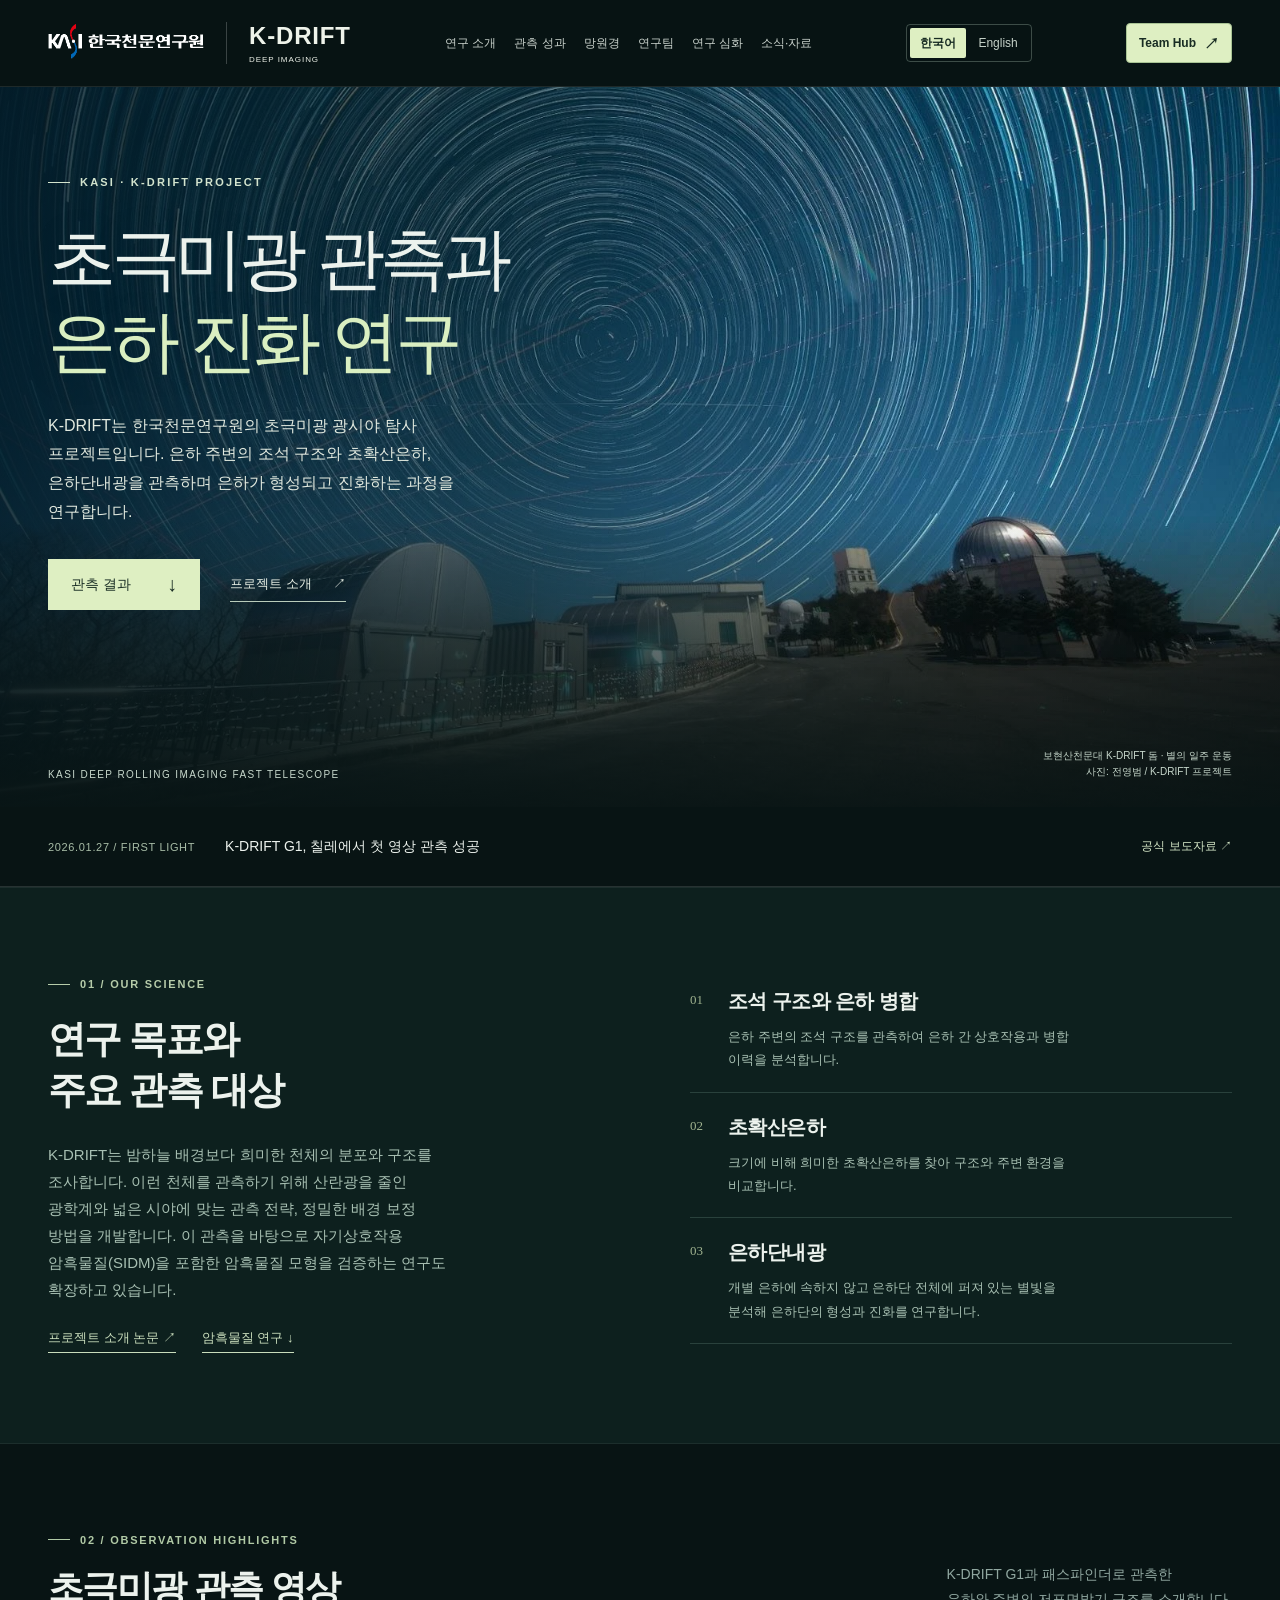
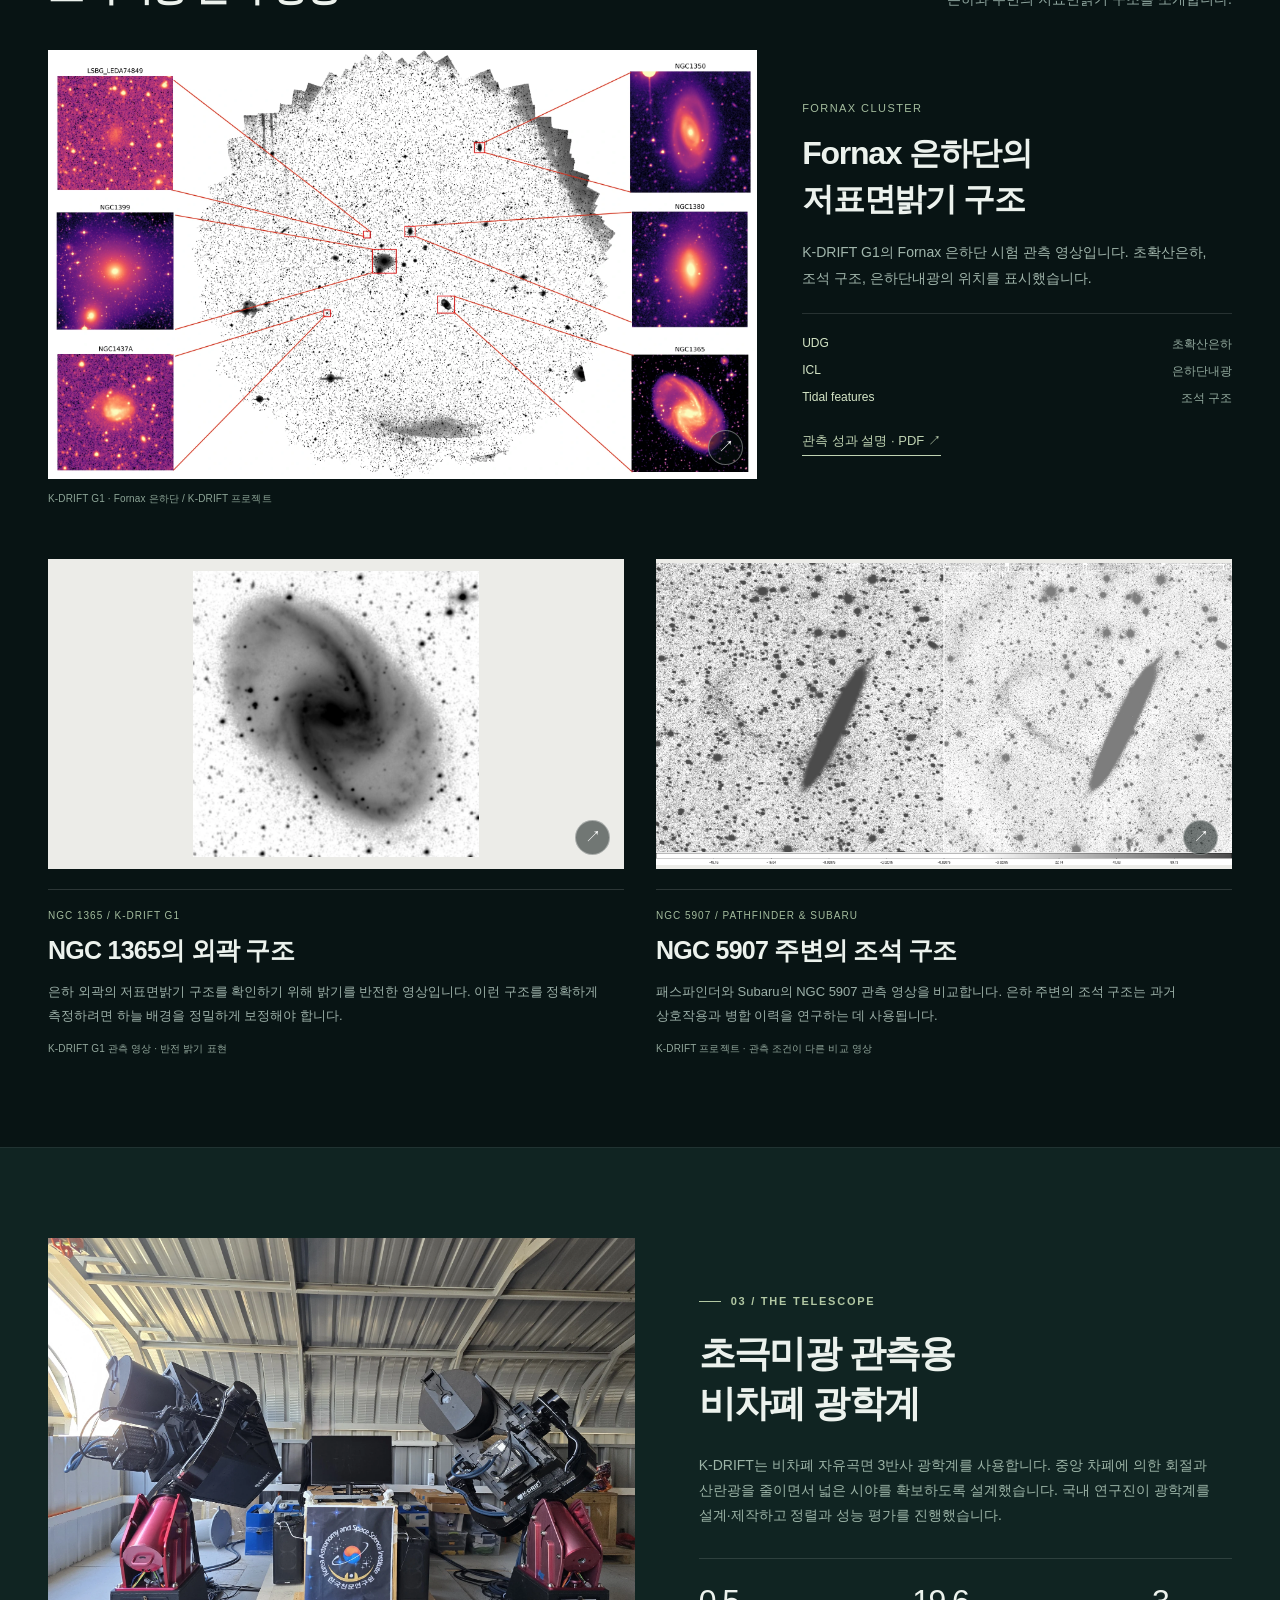
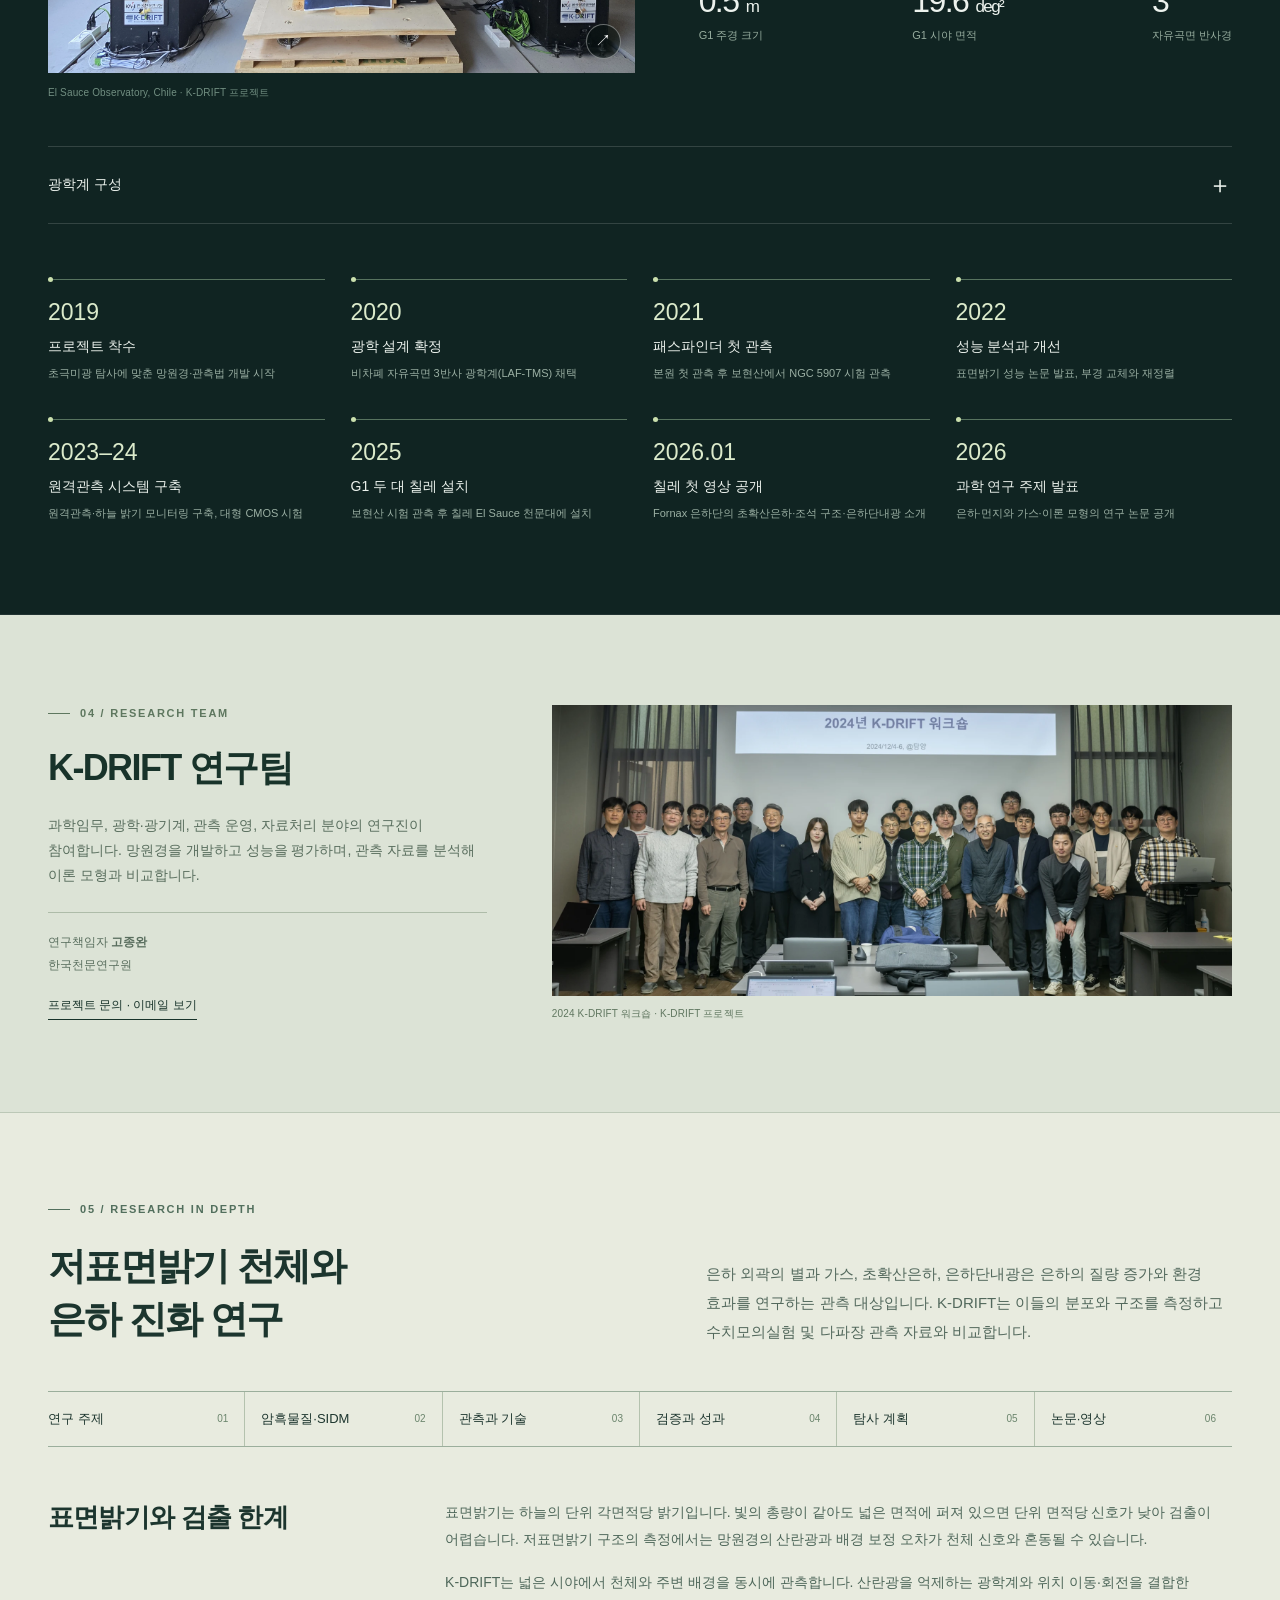
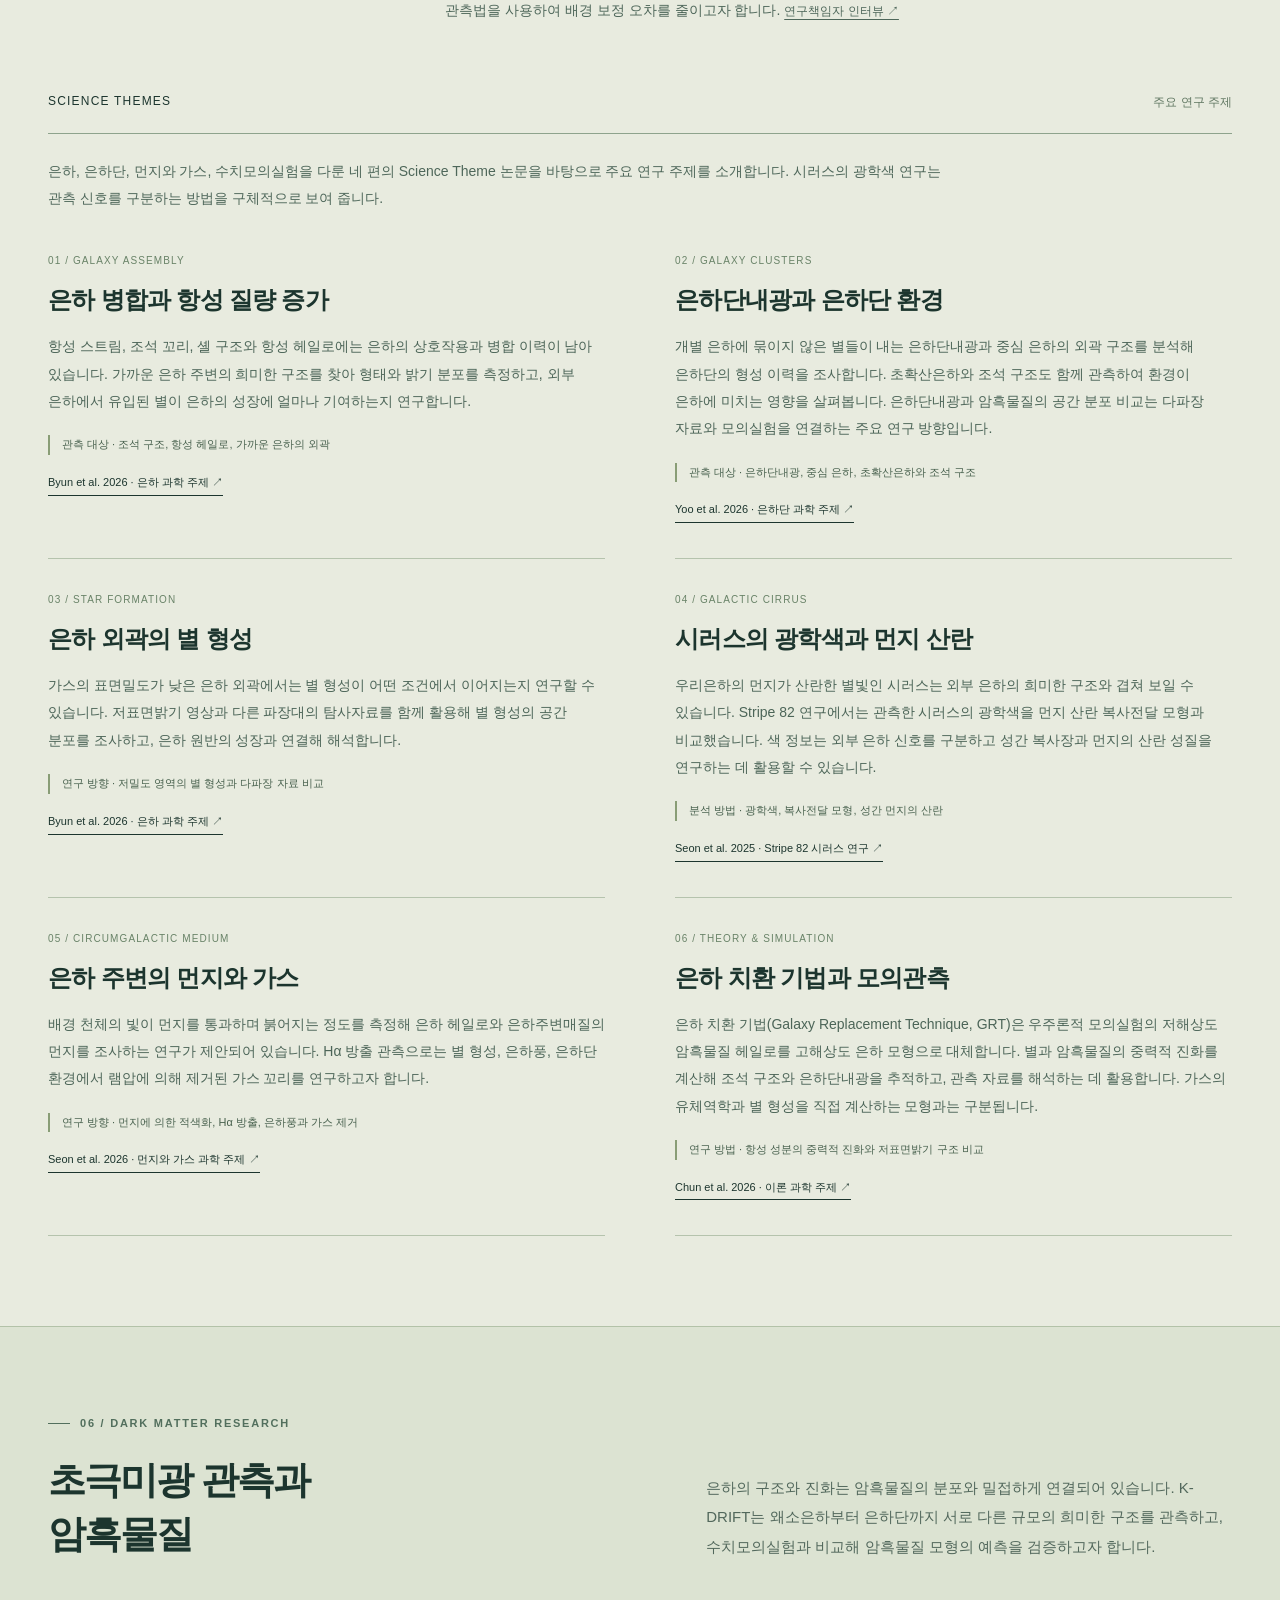
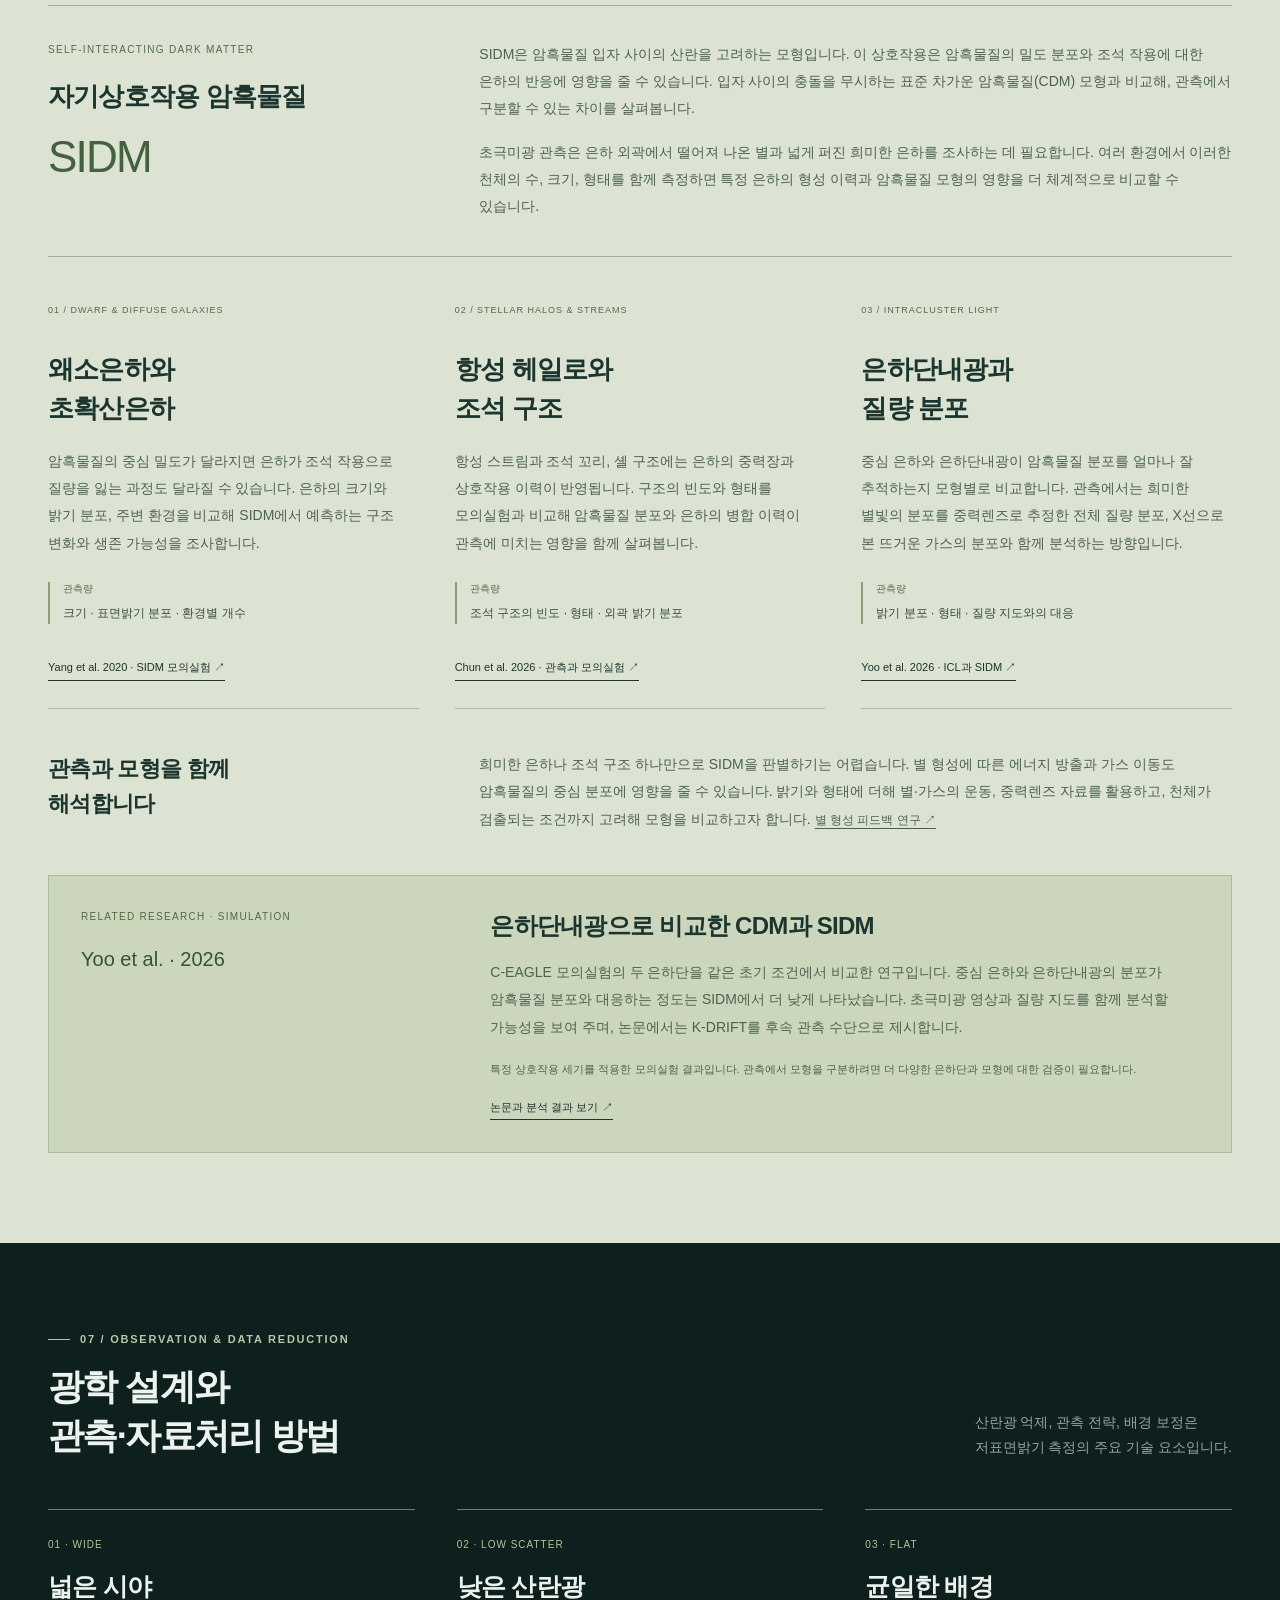
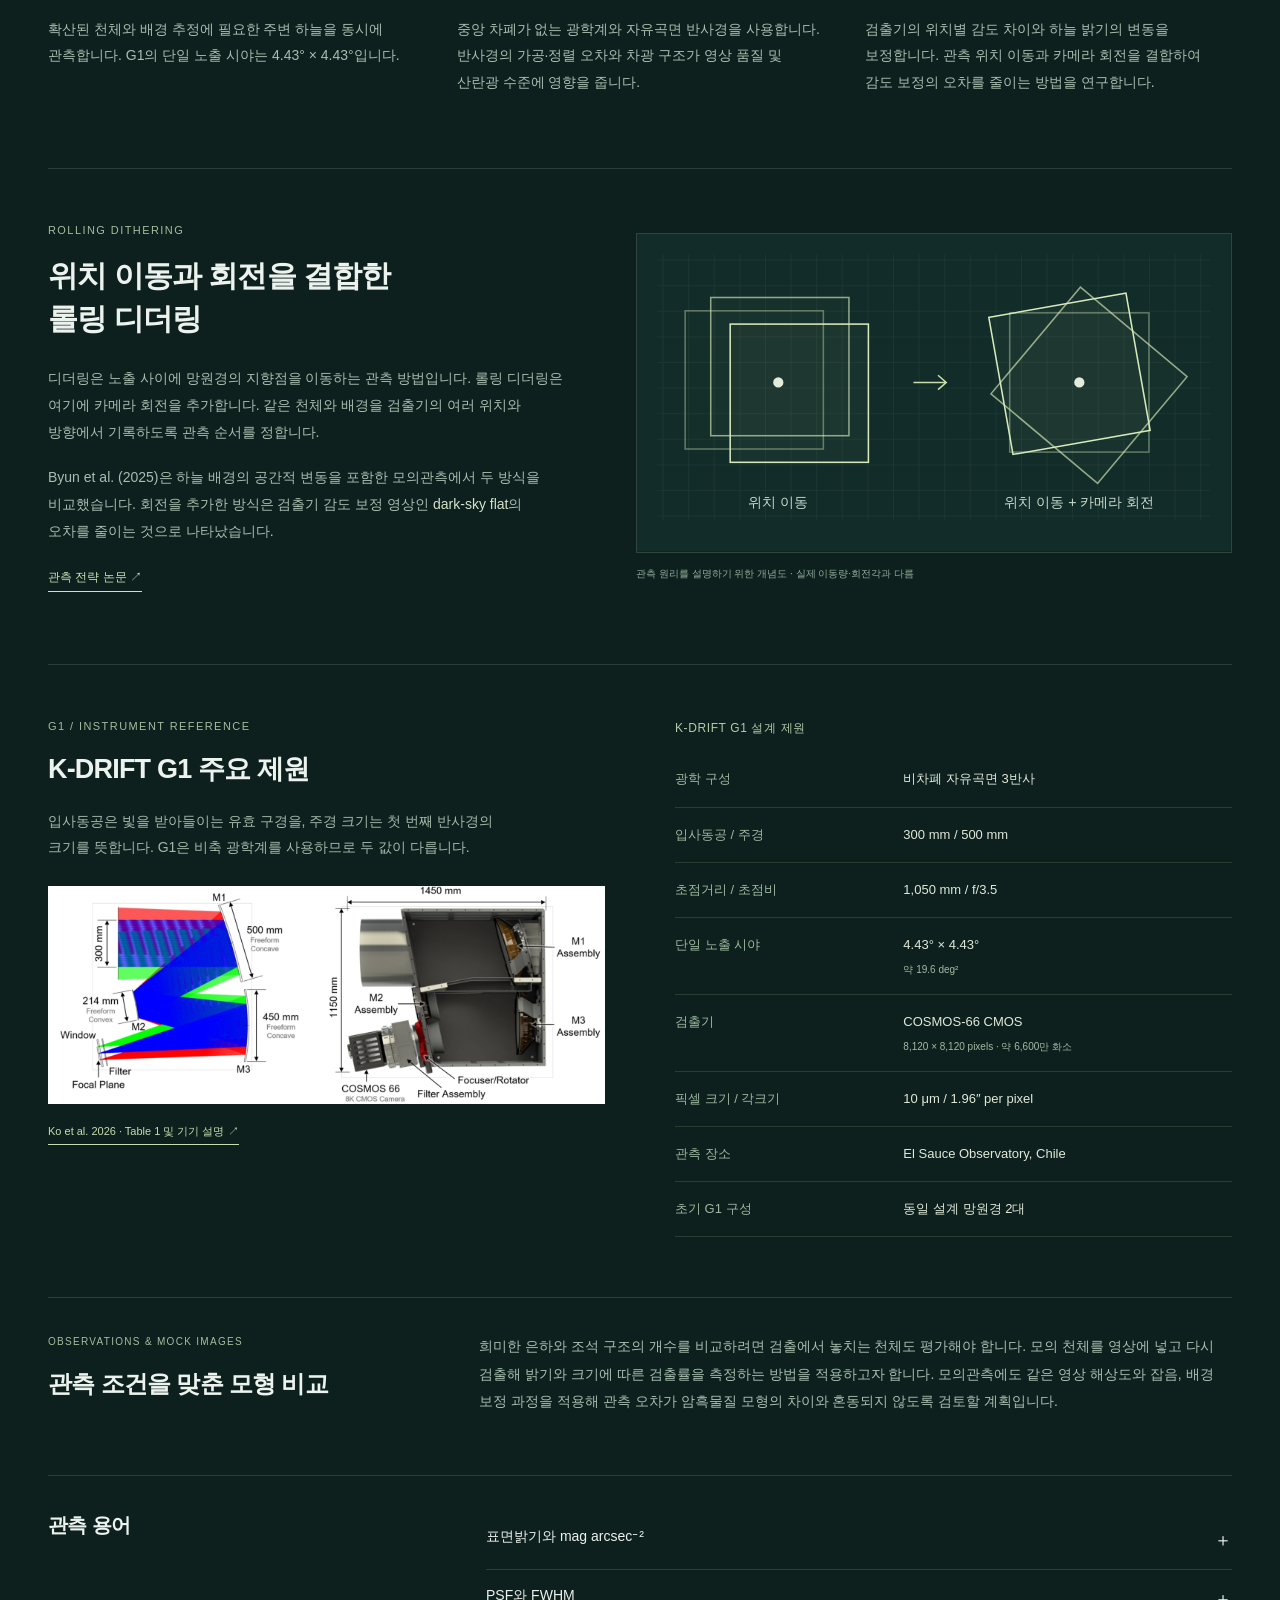
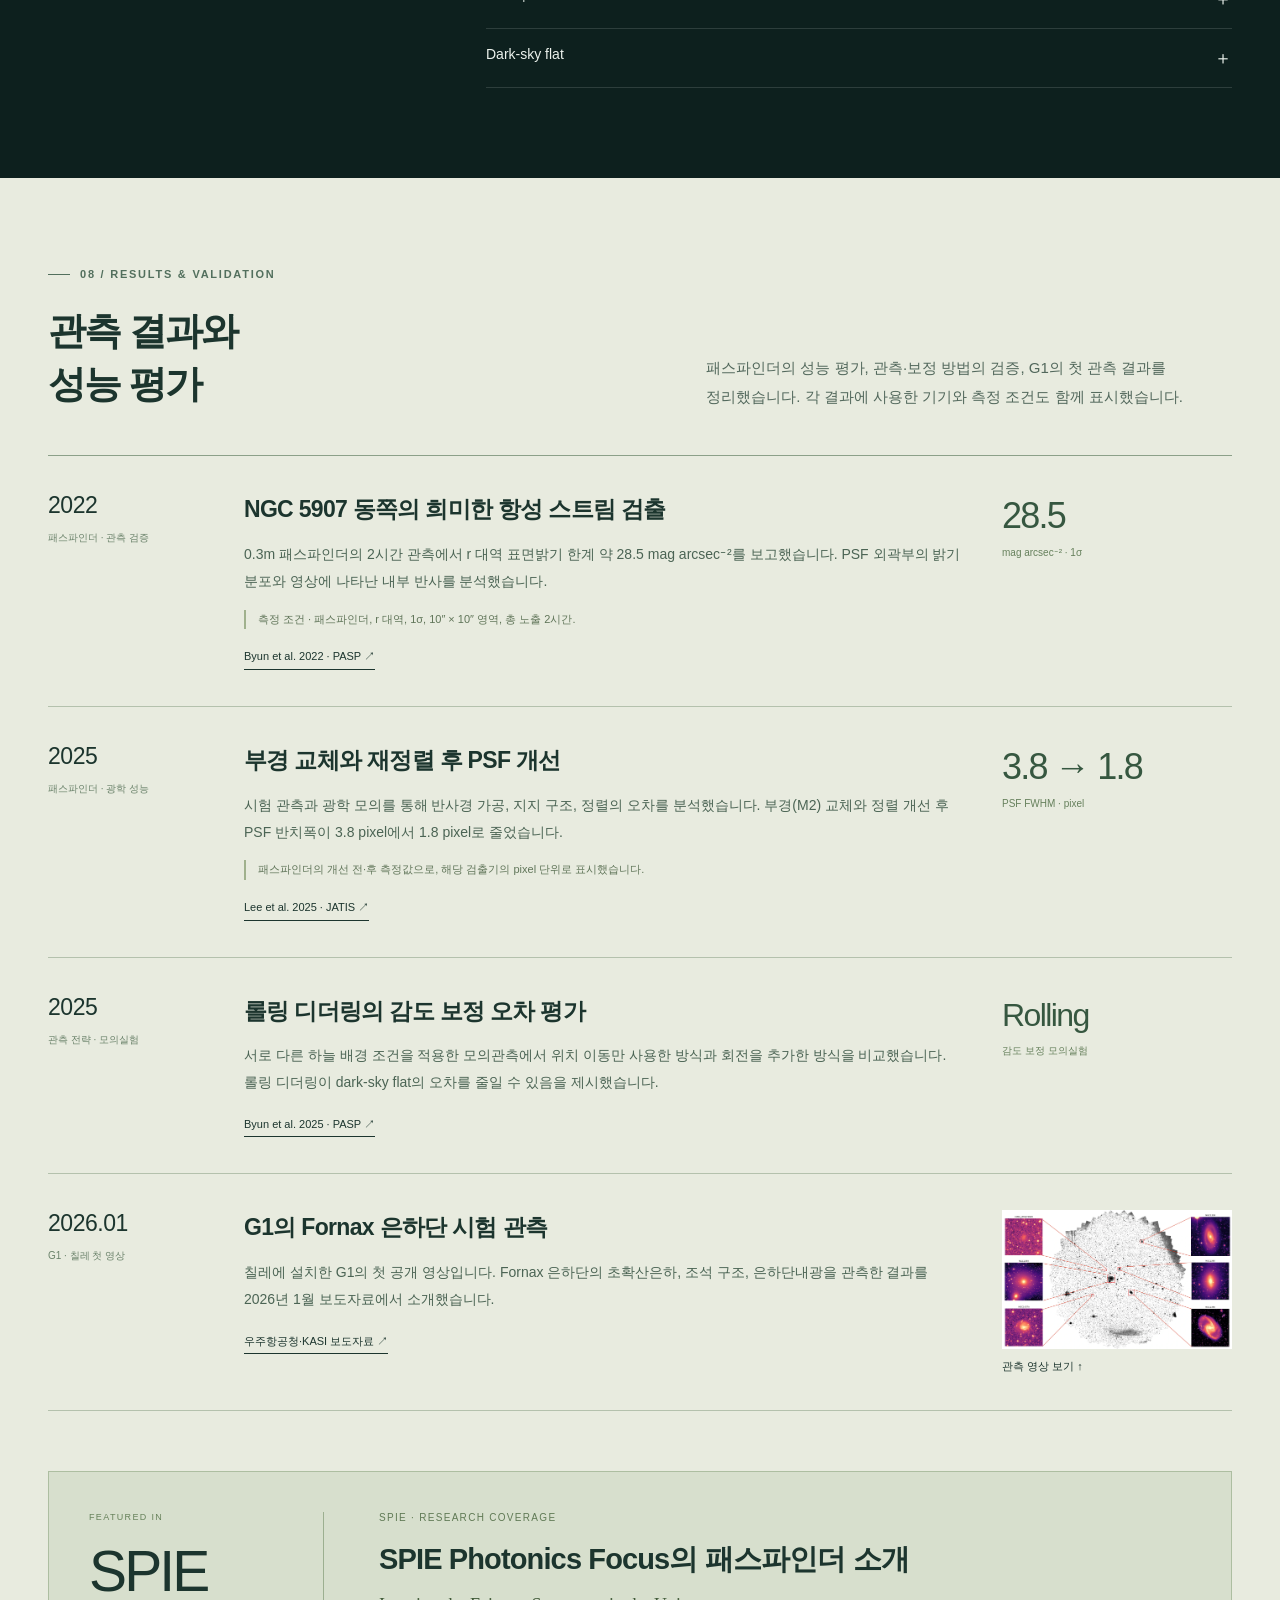
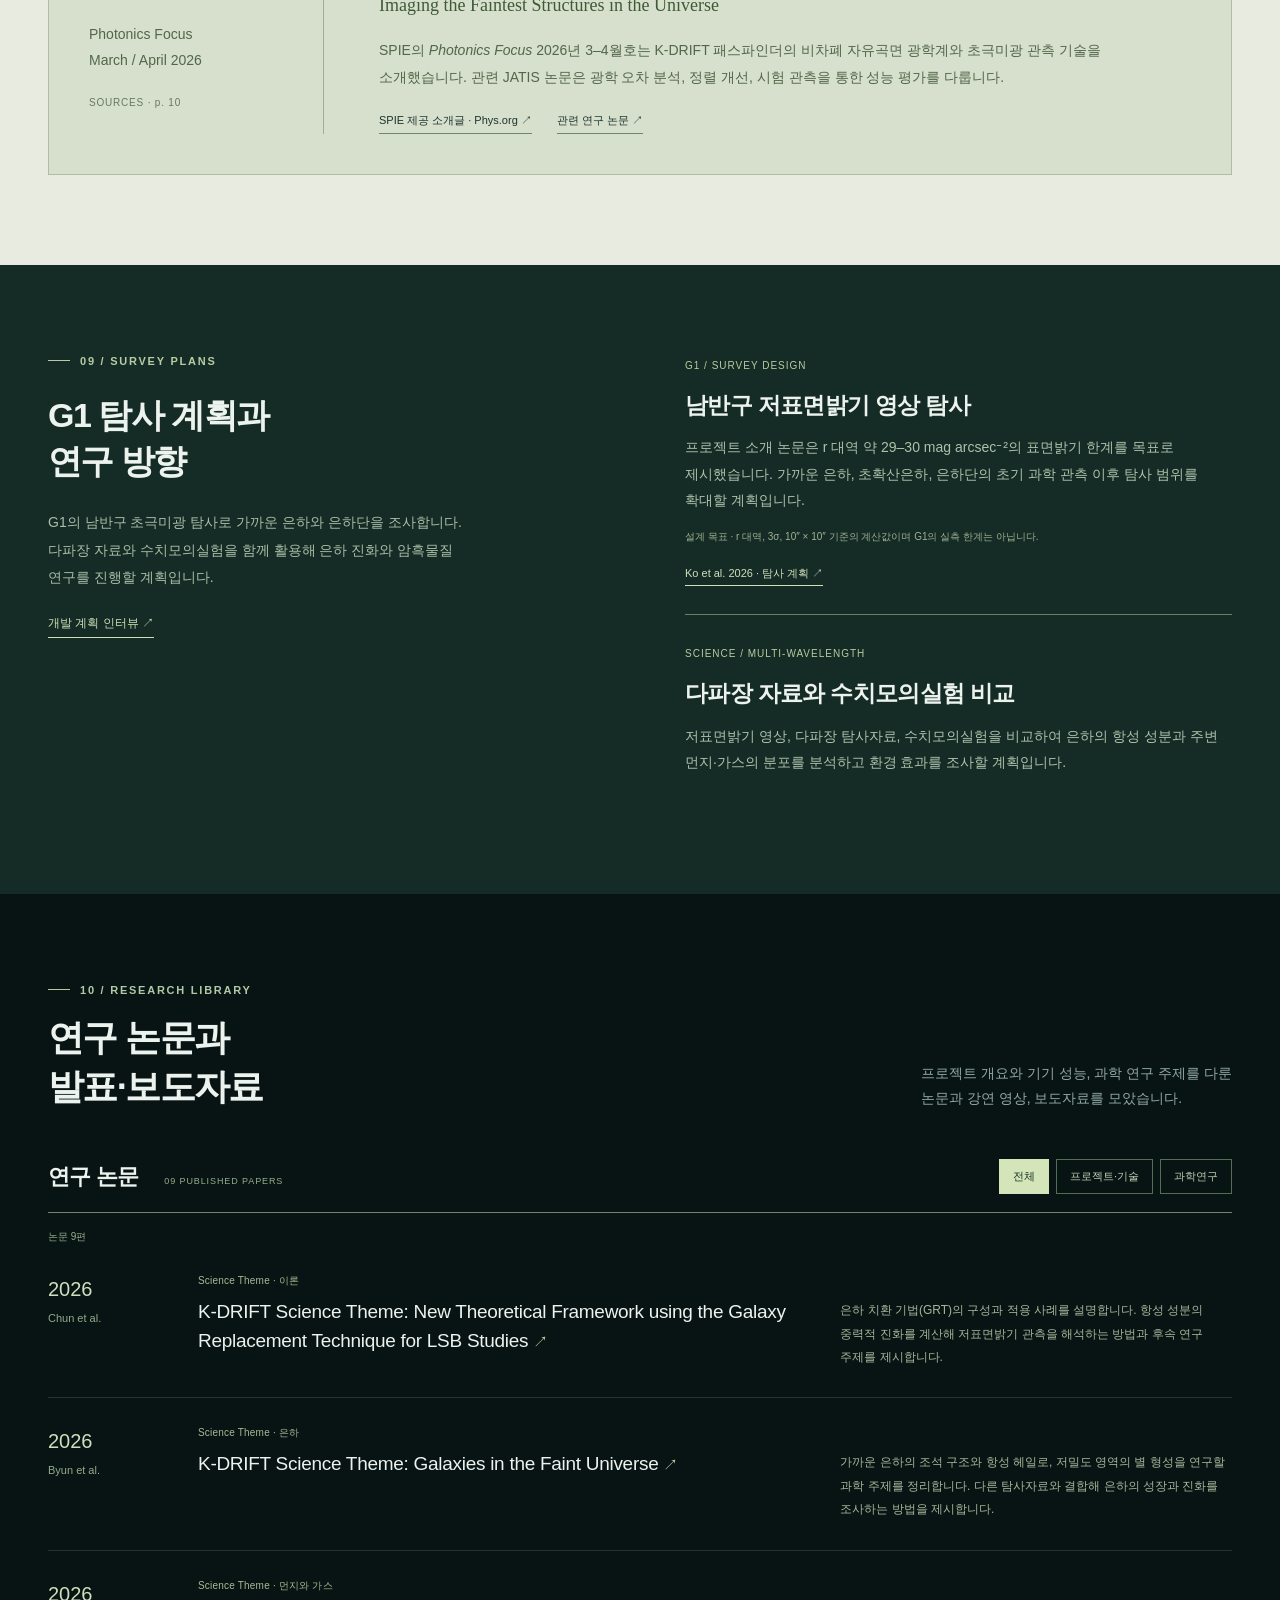
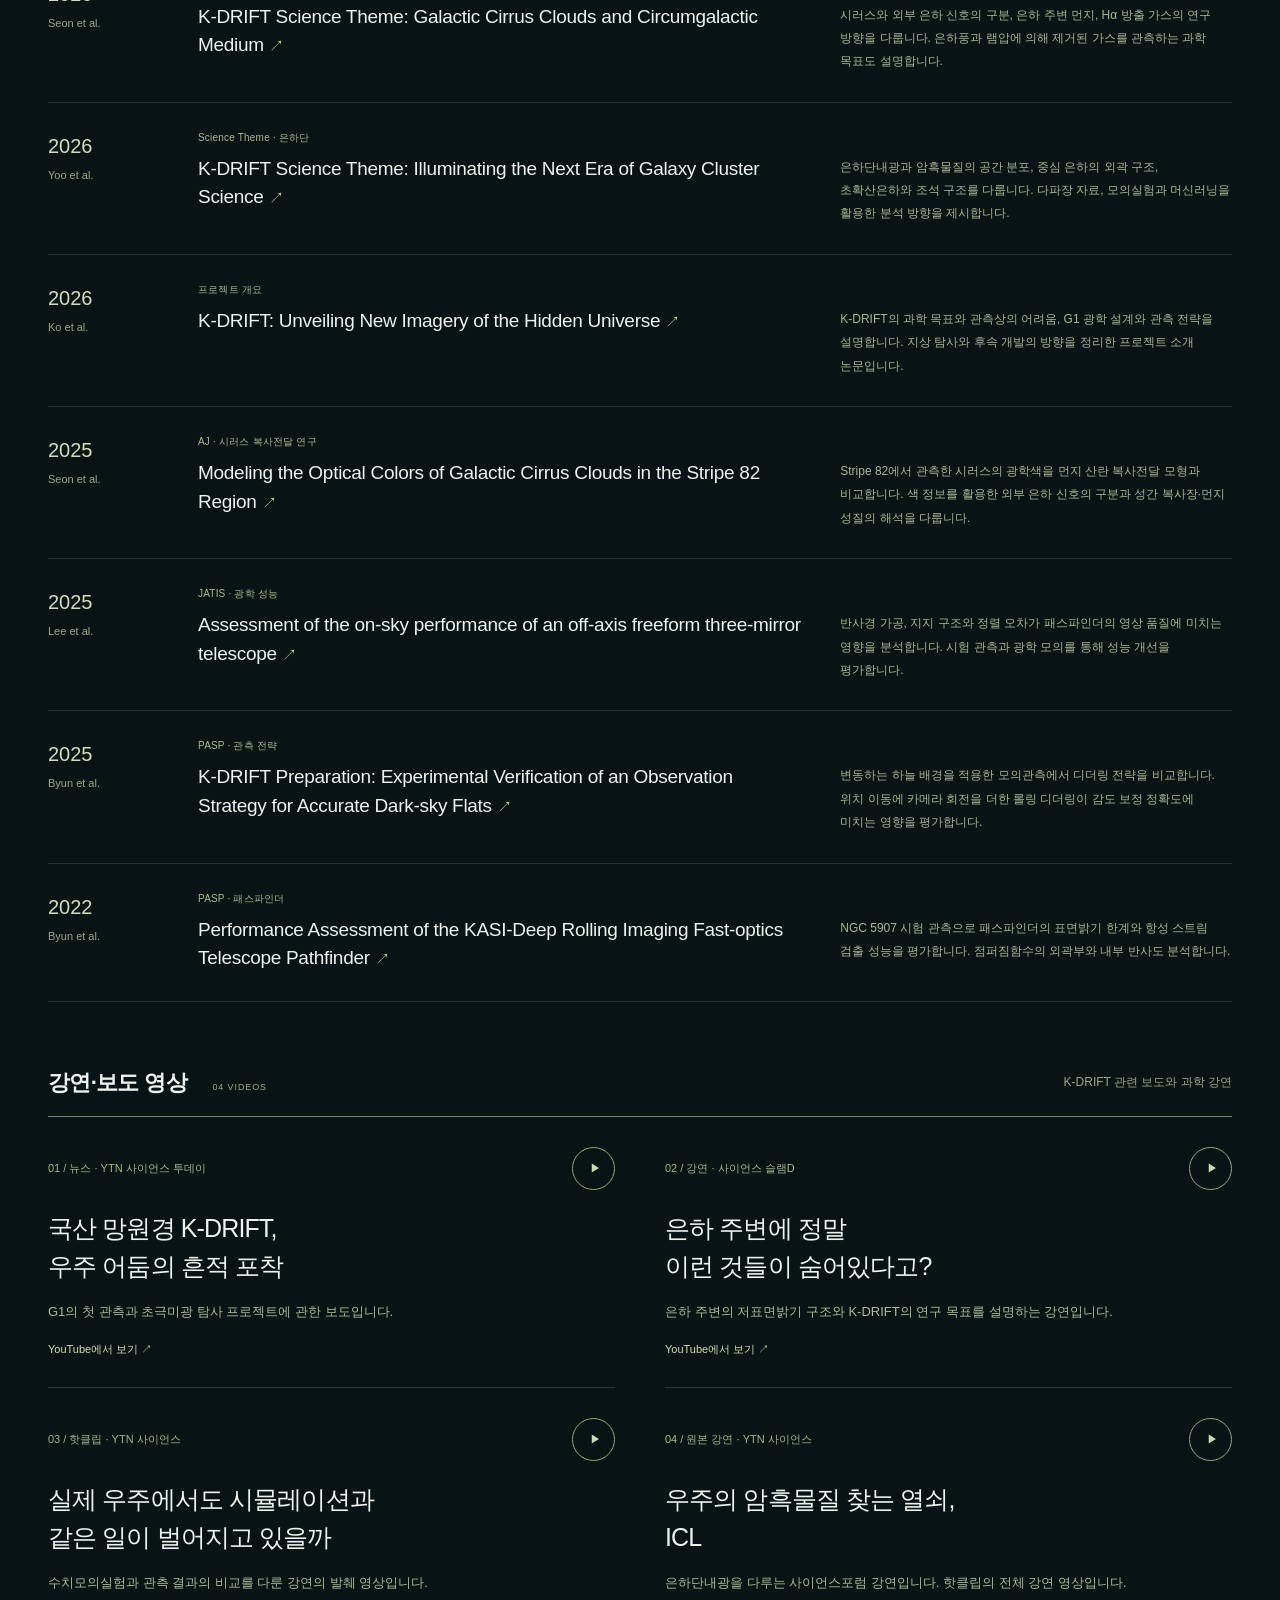
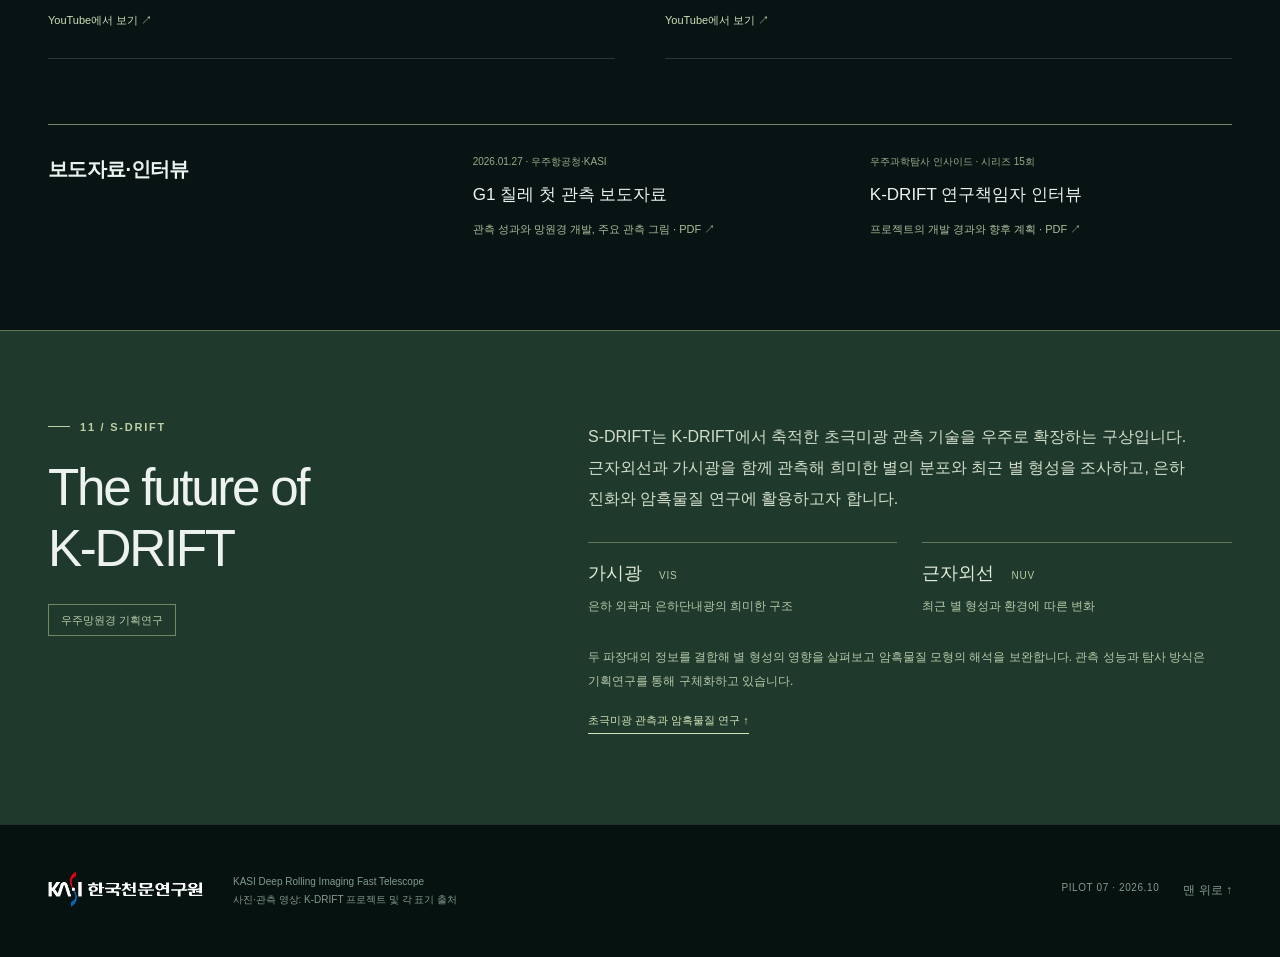
<file: index.html>
<!doctype html>
<html lang="ko">
<head>
  <meta charset="utf-8">
  <meta name="viewport" content="width=device-width,initial-scale=1">
  <title>K-DRIFT | 초극미광 광시야 탐사</title>
  <meta name="description" content="한국천문연구원 K-DRIFT의 초극미광 관측과 은하 진화 연구. 왜소은하, 조석 구조, 은하단내광을 활용한 SIDM 연구 방향과 향후 S-DRIFT 구상을 소개합니다.">
  <meta name="robots" content="noindex,nofollow">
  <meta name="theme-color" content="#081414">
  <link rel="canonical" href="https://kasishongscience.github.io/kdrift/">
  <link rel="alternate" hreflang="ko" href="https://kasishongscience.github.io/kdrift/">
  <link rel="alternate" hreflang="en" href="https://kasishongscience.github.io/kdrift/en/">
  <link rel="alternate" hreflang="x-default" href="https://kasishongscience.github.io/kdrift/">
  <meta property="og:type" content="website">
  <meta property="og:title" content="K-DRIFT | 초극미광 광시야 탐사">
  <meta property="og:description" content="한국천문연구원 K-DRIFT의 연구 목표, 관측 결과, 망원경 개발과 연구팀.">
  <meta property="og:url" content="https://kasishongscience.github.io/kdrift/">
  <meta property="og:image" content="https://kasishongscience.github.io/kdrift/assets/night.webp">
  <link rel="icon" href="assets/kasi-wordmark.png" type="image/png">
  <link rel="stylesheet" href="shared.css?v=pilot02">
  <link rel="stylesheet" href="d.css?v=pilot02">
  <link rel="stylesheet" href="pilot.css?v=pilot02">
  <link rel="stylesheet" href="research.css?v=pilot06">
  <link rel="stylesheet" href="language.css?v=pilot07">
  <script src="shared.js?v=pilot06" defer></script>
  <script src="research.js?v=pilot02" defer></script>
  <link rel="stylesheet" href="team-hub-nav.css?v=hub01">
</head>
<body>
<a class="skip-link" href="#main">본문으로 이동</a>
<header class="site-header">
  <nav class="nav wrap" aria-label="주 메뉴">
    <a class="brand" href="#main" aria-label="KASI K-DRIFT 처음으로">
      <img class="kasi-logo" src="assets/kasi-signature-white.png" width="600" height="240" alt="KASI 한국천문연구원">
      <span class="project-wordmark"><strong>K-DRIFT</strong><small>DEEP IMAGING</small></span>
    </a>
    <div class="language-switch" role="group" aria-label="페이지 언어">
      <a href="./" lang="ko" hreflang="ko" aria-current="page">한국어</a>
      <a href="en/" lang="en" hreflang="en">English</a>
    </div>
    <a class="team-hub-link" href="https://203.253.237.51/" target="_blank" rel="noopener noreferrer" aria-label="Team Hub, 새 탭으로 열기" title="팀 전용 공간 · 접속이 허용된 기기에서 이용">Team Hub <span aria-hidden="true">↗</span></a>
    <button class="menu-toggle" aria-expanded="false" aria-controls="main-nav" aria-label="메뉴 열기">메뉴 <span aria-hidden="true">☰</span></button>
    <div class="nav-links" id="main-nav">
      <a href="#science">연구 소개</a><a href="#observations">관측 성과</a><a href="#instrument">망원경</a><a href="#team">연구팀</a><a href="#research">연구 심화</a><a href="#resources">소식·자료</a>
    </div>
  </nav>
</header>
<main id="main">
  <section class="hero" aria-labelledby="hero-title">
    <img src="assets/night.webp" alt="보현산천문대 K-DRIFT 돔 위로 원을 그리는 별의 일주 운동" width="1600" height="1068" fetchpriority="high">
    <div class="hero-content wrap">
      <div class="eyebrow">KASI · K-DRIFT PROJECT</div>
      <h1 id="hero-title">초극미광 관측과<br><em>은하 진화 연구</em></h1>
      <p class="intro">K-DRIFT는 한국천문연구원의 초극미광 광시야 탐사 프로젝트입니다. 은하 주변의 조석 구조와 초확산은하, 은하단내광을 관측하며 은하가 형성되고 진화하는 과정을 연구합니다.</p>
      <div class="hero-actions"><a class="button" href="#observations">관측 결과 <span aria-hidden="true">↓</span></a><a class="hero-secondary" href="#science">프로젝트 소개 <span aria-hidden="true">↗</span></a></div>
    </div>
    <div class="hero-bottom wrap"><span>KASI DEEP ROLLING IMAGING FAST TELESCOPE</span><p class="photo-credit">보현산천문대 K-DRIFT 돔 · 별의 일주 운동<br>사진: 전영범 / K-DRIFT 프로젝트</p></div>
  </section>
  <div class="lead-strip"><div class="wrap"><time datetime="2026-01-27">2026.01.27 / FIRST LIGHT</time><p>K-DRIFT G1, 칠레에서 첫 영상 관측 성공</p><a href="https://www.kasi.re.kr/kor/publication/post/newsMaterial/32216" target="_blank" rel="noopener">공식 보도자료 ↗</a></div></div>

  <section class="section mission" id="science" aria-labelledby="science-title">
    <div class="mission-grid wrap">
      <div><div class="eyebrow">01 / OUR SCIENCE</div><h2 id="science-title">연구 목표와<br>주요 관측 대상</h2><p>K-DRIFT는 밤하늘 배경보다 희미한 천체의 분포와 구조를 조사합니다. 이런 천체를 관측하기 위해 산란광을 줄인 광학계와 넓은 시야에 맞는 관측 전략, 정밀한 배경 보정 방법을 개발합니다. 이 관측을 바탕으로 자기상호작용 암흑물질(SIDM)을 포함한 암흑물질 모형을 검증하는 연구도 확장하고 있습니다.</p><div class="science-links"><a class="text-link science-link" href="https://arxiv.org/abs/2510.22250" target="_blank" rel="noopener">프로젝트 소개 논문 ↗</a><a class="text-link science-link" href="#dark-matter">암흑물질 연구 ↓</a></div></div>
      <div class="mission-list">
        <article class="mission-item"><span>01</span><div><h3>조석 구조와 은하 병합</h3><p>은하 주변의 조석 구조를 관측하여 은하 간 상호작용과 병합 이력을 분석합니다.</p></div></article>
        <article class="mission-item"><span>02</span><div><h3>초확산은하</h3><p>크기에 비해 희미한 초확산은하를 찾아 구조와 주변 환경을 비교합니다.</p></div></article>
        <article class="mission-item"><span>03</span><div><h3>은하단내광</h3><p>개별 은하에 속하지 않고 은하단 전체에 퍼져 있는 별빛을 분석해 은하단의 형성과 진화를 연구합니다.</p></div></article>
      </div>
    </div>
  </section>

  <section class="section gallery wrap" id="observations" aria-labelledby="observations-title">
    <div class="section-heading"><div><div class="eyebrow">02 / OBSERVATION HIGHLIGHTS</div><h2 id="observations-title">초극미광 관측 영상</h2></div><p>K-DRIFT G1과 패스파인더로 관측한<br>은하와 주변의 저표면밝기 구조를 소개합니다.</p></div>
    <div class="observation-feature">
      <figure><button class="image-button" data-image="assets/fornax-wide.webp" data-caption="Fornax 은하단의 K-DRIFT G1 시험 관측 영상. 초확산은하(UDG), 조석 구조(Tidal features), 은하단내광(ICL)의 위치를 표시했습니다. 출처: K-DRIFT 프로젝트, 2026.01.27 홍보 그림 자료 및 보도자료 그림 3." aria-label="Fornax 은하단 관측 영상 크게 보기"><img src="assets/fornax-wide.webp" alt="Fornax 은하단 광시야 관측 영상과 주요 극미광 구조를 보여 주는 확대 패널" width="2191" height="1324" loading="lazy"></button><figcaption class="photo-credit">K-DRIFT G1 · Fornax 은하단 / K-DRIFT 프로젝트</figcaption></figure>
      <div class="observation-story"><span class="small-label">FORNAX CLUSTER</span><h3>Fornax 은하단의<br>저표면밝기 구조</h3><p>K-DRIFT G1의 Fornax 은하단 시험 관측 영상입니다. 초확산은하, 조석 구조, 은하단내광의 위치를 표시했습니다.</p><div class="image-legend"><span>UDG <small>초확산은하</small></span><span>ICL <small>은하단내광</small></span><span>Tidal features <small>조석 구조</small></span></div><a class="text-link" href="assets/docs/kdrift-first-light-20260127.pdf" target="_blank" rel="noopener">관측 성과 설명 · PDF ↗</a></div>
    </div>
    <div class="observation-pair">
      <figure class="observation-card"><button class="image-button galaxy-image" data-image="assets/ngc1365.webp" data-caption="K-DRIFT G1으로 관측한 NGC 1365 은하. 밝기를 반전한 관측 영상입니다. 출처: K-DRIFT 프로젝트, 2026.01.27 홍보 그림 자료 및 보도자료." aria-label="NGC 1365 관측 영상 크게 보기"><img src="assets/ngc1365.webp" alt="반전된 밝기로 표현한 K-DRIFT G1의 NGC 1365 막대나선은하 관측 영상" width="790" height="792" loading="lazy"></button><figcaption class="gallery-caption"><span class="small-label">NGC 1365 / K-DRIFT G1</span><h3>NGC 1365의 외곽 구조</h3><p>은하 외곽의 저표면밝기 구조를 확인하기 위해 밝기를 반전한 영상입니다. 이런 구조를 정확하게 측정하려면 하늘 배경을 정밀하게 보정해야 합니다.</p><p class="photo-credit">K-DRIFT G1 관측 영상 · 반전 밝기 표현</p></figcaption></figure>
      <figure class="observation-card"><button class="image-button pathfinder-image" data-image="assets/pathfinder.webp" data-caption="NGC 5907 주변 극미광 구조의 K-DRIFT Pathfinder / Subaru 비교 영상. 관측 조건이 서로 다른 자료입니다. 출처: K-DRIFT 프로젝트 제공 비교 영상." aria-label="NGC 5907 관측 비교 영상 크게 보기"><img src="assets/pathfinder.webp" alt="NGC 5907 주변의 희미한 구조를 보여 주는 K-DRIFT 패스파인더와 Subaru의 관측 비교 영상" width="1920" height="1007" loading="lazy"></button><figcaption class="gallery-caption"><span class="small-label">NGC 5907 / PATHFINDER & SUBARU</span><h3>NGC 5907 주변의 조석 구조</h3><p>패스파인더와 Subaru의 NGC 5907 관측 영상을 비교합니다. 은하 주변의 조석 구조는 과거 상호작용과 병합 이력을 연구하는 데 사용됩니다.</p><p class="photo-credit">K-DRIFT 프로젝트 · 관측 조건이 다른 비교 영상</p></figcaption></figure>
    </div>
  </section>

  <section class="section instrument-section" id="instrument" aria-labelledby="instrument-title">
    <div class="instruments wrap"><figure><button class="image-button" data-image="assets/chile.webp" data-caption="칠레 엘 사우스 천문대에 설치된 K-DRIFT G1 1·2호기. 출처: K-DRIFT 프로젝트 제공 사진, 2026.01.27 보도자료." aria-label="칠레의 K-DRIFT G1 망원경 사진 크게 보기"><img src="assets/chile.webp" alt="칠레 엘 사우스 천문대 관측실의 K-DRIFT G1 망원경 두 대" width="1920" height="1440" loading="lazy"></button><figcaption class="photo-credit">El Sauce Observatory, Chile · K-DRIFT 프로젝트</figcaption></figure><div><div class="eyebrow">03 / THE TELESCOPE</div><h2 id="instrument-title">초극미광 관측용<br>비차폐 광학계</h2><p>K-DRIFT는 비차폐 자유곡면 3반사 광학계를 사용합니다. 중앙 차폐에 의한 회절과 산란광을 줄이면서 넓은 시야를 확보하도록 설계했습니다. 국내 연구진이 광학계를 설계·제작하고 정렬과 성능 평가를 진행했습니다.</p><div class="specs"><div><strong>0.5 <span>m</span></strong><small>G1 주경 크기</small></div><div><strong>19.6 <span>deg²</span></strong><small>G1 시야 면적</small></div><div><strong>3</strong><small>자유곡면 반사경</small></div></div></div></div>
    <div class="wrap"><details class="optics-detail"><summary>광학계 구성 <span aria-hidden="true">＋</span></summary><div class="optics-content"><img src="assets/optical-system.webp" width="1500" height="588" alt="K-DRIFT G1의 비차폐 3반사 광학계 설계와 실제 광기계부" loading="lazy"><p>세 반사경의 형상과 배치를 최적화해 넓은 시야에서도 영상 품질을 유지합니다. 광학 설계와 자료처리는 산란광 억제와 배경 보정 요구조건에 맞추어 개발합니다.</p></div></details>
    <ol class="milestones" aria-label="K-DRIFT 개발 이력"><li><time>2019</time><strong>프로젝트 착수</strong><p>초극미광 탐사에 맞춘 망원경·관측법 개발 시작</p></li><li><time>2020</time><strong>광학 설계 확정</strong><p>비차폐 자유곡면 3반사 광학계(LAF-TMS) 채택</p></li><li><time>2021</time><strong>패스파인더 첫 관측</strong><p>본원 첫 관측 후 보현산에서 NGC 5907 시험 관측</p></li><li><time>2022</time><strong>성능 분석과 개선</strong><p>표면밝기 성능 논문 발표, 부경 교체와 재정렬</p></li><li><time>2023–24</time><strong>원격관측 시스템 구축</strong><p>원격관측·하늘 밝기 모니터링 구축, 대형 CMOS 시험</p></li><li><time>2025</time><strong>G1 두 대 칠레 설치</strong><p>보현산 시험 관측 후 칠레 El Sauce 천문대에 설치</p></li><li><time>2026.01</time><strong>칠레 첫 영상 공개</strong><p>Fornax 은하단의 초확산은하·조석 구조·은하단내광 소개</p></li><li><time>2026</time><strong>과학 연구 주제 발표</strong><p>은하·먼지와 가스·이론 모형의 연구 논문 공개</p></li></ol></div>
  </section>

  <section class="section people" id="team" aria-labelledby="team-title"><div class="people-layout wrap"><div><div class="eyebrow">04 / RESEARCH TEAM</div><h2 id="team-title">K-DRIFT 연구팀</h2><p>과학임무, 광학·광기계, 관측 운영, 자료처리 분야의 연구진이 참여합니다. 망원경을 개발하고 성능을 평가하며, 관측 자료를 분석해 이론 모형과 비교합니다.</p><p class="people-lead">연구책임자 <strong>고종완</strong><br>한국천문연구원</p><button type="button" class="text-link contact-reveal" aria-expanded="false" aria-controls="contact-details">프로젝트 문의 · 이메일 보기</button><p id="contact-details" class="contact-details" aria-live="polite" hidden></p><noscript><p>이메일 문의 기능을 사용하려면 JavaScript를 활성화해 주세요.</p></noscript></div><figure><img src="assets/team.webp" alt="2024년 K-DRIFT 워크숍에서 함께 촬영한 연구진 단체 사진" width="1920" height="822" loading="lazy"><figcaption class="photo-credit">2024 K-DRIFT 워크숍 · K-DRIFT 프로젝트</figcaption></figure></div></section>


  <section class="section research-intro" id="research" aria-labelledby="research-title">
    <div class="wrap">
      <div class="depth-heading"><div><div class="eyebrow">05 / RESEARCH IN DEPTH</div><h2 id="research-title">저표면밝기 천체와<br>은하 진화 연구</h2></div><p>은하 외곽의 별과 가스, 초확산은하, 은하단내광은 은하의 질량 증가와 환경 효과를 연구하는 관측 대상입니다. K-DRIFT는 이들의 분포와 구조를 측정하고 수치모의실험 및 다파장 관측 자료와 비교합니다.</p></div>
      <nav class="chapter-nav" aria-label="심화 내용 바로가기"><a href="#science-cases">연구 주제 <span>01</span></a><a href="#dark-matter">암흑물질·SIDM <span>02</span></a><a href="#method">관측과 기술 <span>03</span></a><a href="#results">검증과 성과 <span>04</span></a><a href="#outlook">탐사 계획 <span>05</span></a><a href="#resources">논문·영상 <span>06</span></a></nav>
      <div class="research-primer"><h3>표면밝기와 검출 한계</h3><div><p>표면밝기는 하늘의 단위 각면적당 밝기입니다. 빛의 총량이 같아도 넓은 면적에 퍼져 있으면 단위 면적당 신호가 낮아 검출이 어렵습니다. 저표면밝기 구조의 측정에서는 망원경의 산란광과 배경 보정 오차가 천체 신호와 혼동될 수 있습니다.</p><p>K-DRIFT는 넓은 시야에서 천체와 주변 배경을 동시에 관측합니다. 산란광을 억제하는 광학계와 위치 이동·회전을 결합한 관측법을 사용하여 배경 보정 오차를 줄이고자 합니다. <a class="inline-source" href="assets/docs/kdrift-project-interview.pdf" target="_blank" rel="noopener">연구책임자 인터뷰 ↗</a></p></div></div>
      <div id="science-cases" class="science-cases">
        <div class="subsection-label">SCIENCE THEMES <span>주요 연구 주제</span></div>
        <p class="themes-summary">은하, 은하단, 먼지와 가스, 수치모의실험을 다룬 네 편의 Science Theme 논문을 바탕으로 주요 연구 주제를 소개합니다. 시러스의 광학색 연구는 관측 신호를 구분하는 방법을 구체적으로 보여 줍니다.</p>
        <div class="questions-grid">
          <article><span class="question-number">01 / GALAXY ASSEMBLY</span><h3>은하 병합과 항성 질량 증가</h3><p>항성 스트림, 조석 꼬리, 셸 구조와 항성 헤일로에는 은하의 상호작용과 병합 이력이 남아 있습니다. 가까운 은하 주변의 희미한 구조를 찾아 형태와 밝기 분포를 측정하고, 외부 은하에서 유입된 별이 은하의 성장에 얼마나 기여하는지 연구합니다.</p><p class="research-focus">관측 대상 · 조석 구조, 항성 헤일로, 가까운 은하의 외곽</p><a class="source-link" href="https://arxiv.org/abs/2602.08283" target="_blank" rel="noopener">Byun et al. 2026 · 은하 과학 주제 ↗</a></article>
          <article><span class="question-number">02 / GALAXY CLUSTERS</span><h3>은하단내광과 은하단 환경</h3><p>개별 은하에 묶이지 않은 별들이 내는 은하단내광과 중심 은하의 외곽 구조를 분석해 은하단의 형성 이력을 조사합니다. 초확산은하와 조석 구조도 함께 관측하여 환경이 은하에 미치는 영향을 살펴봅니다. 은하단내광과 암흑물질의 공간 분포 비교는 다파장 자료와 모의실험을 연결하는 주요 연구 방향입니다.</p><p class="research-focus">관측 대상 · 은하단내광, 중심 은하, 초확산은하와 조석 구조</p><a class="source-link" href="https://arxiv.org/abs/2512.19787" target="_blank" rel="noopener">Yoo et al. 2026 · 은하단 과학 주제 ↗</a></article>
          <article><span class="question-number">03 / STAR FORMATION</span><h3>은하 외곽의 별 형성</h3><p>가스의 표면밀도가 낮은 은하 외곽에서는 별 형성이 어떤 조건에서 이어지는지 연구할 수 있습니다. 저표면밝기 영상과 다른 파장대의 탐사자료를 함께 활용해 별 형성의 공간 분포를 조사하고, 은하 원반의 성장과 연결해 해석합니다.</p><p class="research-focus">연구 방향 · 저밀도 영역의 별 형성과 다파장 자료 비교</p><a class="source-link" href="https://arxiv.org/abs/2602.08283" target="_blank" rel="noopener">Byun et al. 2026 · 은하 과학 주제 ↗</a></article>
          <article><span class="question-number">04 / GALACTIC CIRRUS</span><h3>시러스의 광학색과 먼지 산란</h3><p>우리은하의 먼지가 산란한 별빛인 시러스는 외부 은하의 희미한 구조와 겹쳐 보일 수 있습니다. Stripe 82 연구에서는 관측한 시러스의 광학색을 먼지 산란 복사전달 모형과 비교했습니다. 색 정보는 외부 은하 신호를 구분하고 성간 복사장과 먼지의 산란 성질을 연구하는 데 활용할 수 있습니다.</p><p class="research-focus">분석 방법 · 광학색, 복사전달 모형, 성간 먼지의 산란</p><a class="source-link" href="https://arxiv.org/abs/2510.19016" target="_blank" rel="noopener">Seon et al. 2025 · Stripe 82 시러스 연구 ↗</a></article>
          <article><span class="question-number">05 / CIRCUMGALACTIC MEDIUM</span><h3>은하 주변의 먼지와 가스</h3><p>배경 천체의 빛이 먼지를 통과하며 붉어지는 정도를 측정해 은하 헤일로와 은하주변매질의 먼지를 조사하는 연구가 제안되어 있습니다. Hα 방출 관측으로는 별 형성, 은하풍, 은하단 환경에서 램압에 의해 제거된 가스 꼬리를 연구하고자 합니다.</p><p class="research-focus">연구 방향 · 먼지에 의한 적색화, Hα 방출, 은하풍과 가스 제거</p><a class="source-link" href="https://arxiv.org/abs/2601.15665" target="_blank" rel="noopener">Seon et al. 2026 · 먼지와 가스 과학 주제 ↗</a></article>
          <article><span class="question-number">06 / THEORY & SIMULATION</span><h3>은하 치환 기법과 모의관측</h3><p>은하 치환 기법(Galaxy Replacement Technique, GRT)은 우주론적 모의실험의 저해상도 암흑물질 헤일로를 고해상도 은하 모형으로 대체합니다. 별과 암흑물질의 중력적 진화를 계산해 조석 구조와 은하단내광을 추적하고, 관측 자료를 해석하는 데 활용합니다. 가스의 유체역학과 별 형성을 직접 계산하는 모형과는 구분됩니다.</p><p class="research-focus">연구 방법 · 항성 성분의 중력적 진화와 저표면밝기 구조 비교</p><a class="source-link" href="https://arxiv.org/abs/2603.07968" target="_blank" rel="noopener">Chun et al. 2026 · 이론 과학 주제 ↗</a></article>
        </div>
      </div>
    </div>
  </section>

  <section class="section dark-matter-section" id="dark-matter" aria-labelledby="dark-matter-title"><div class="wrap">
    <div class="depth-heading"><div><div class="eyebrow">06 / DARK MATTER RESEARCH</div><h2 id="dark-matter-title">초극미광 관측과<br>암흑물질</h2></div><p>은하의 구조와 진화는 암흑물질의 분포와 밀접하게 연결되어 있습니다. K-DRIFT는 왜소은하부터 은하단까지 서로 다른 규모의 희미한 구조를 관측하고, 수치모의실험과 비교해 암흑물질 모형의 예측을 검증하고자 합니다.</p></div>
    <div class="sidm-intro"><div><span class="small-label">SELF-INTERACTING DARK MATTER</span><h3>자기상호작용 암흑물질<br><span>SIDM</span></h3></div><div><p>SIDM은 암흑물질 입자 사이의 산란을 고려하는 모형입니다. 이 상호작용은 암흑물질의 밀도 분포와 조석 작용에 대한 은하의 반응에 영향을 줄 수 있습니다. 입자 사이의 충돌을 무시하는 표준 차가운 암흑물질(CDM) 모형과 비교해, 관측에서 구분할 수 있는 차이를 살펴봅니다.</p><p>초극미광 관측은 은하 외곽에서 떨어져 나온 별과 넓게 퍼진 희미한 은하를 조사하는 데 필요합니다. 여러 환경에서 이러한 천체의 수, 크기, 형태를 함께 측정하면 특정 은하의 형성 이력과 암흑물질 모형의 영향을 더 체계적으로 비교할 수 있습니다.</p></div></div>
    <div class="dm-themes" aria-label="암흑물질 연구의 세 가지 관측 대상">
      <article><span class="question-number">01 / DWARF & DIFFUSE GALAXIES</span><h3>왜소은하와<br>초확산은하</h3><p>암흑물질의 중심 밀도가 달라지면 은하가 조석 작용으로 질량을 잃는 과정도 달라질 수 있습니다. 은하의 크기와 밝기 분포, 주변 환경을 비교해 SIDM에서 예측하는 구조 변화와 생존 가능성을 조사합니다.</p><dl><dt>관측량</dt><dd>크기 · 표면밝기 분포 · 환경별 개수</dd></dl><a class="source-link" href="https://arxiv.org/abs/2002.02102" target="_blank" rel="noopener">Yang et al. 2020 · SIDM 모의실험 ↗</a></article>
      <article><span class="question-number">02 / STELLAR HALOS & STREAMS</span><h3>항성 헤일로와<br>조석 구조</h3><p>항성 스트림과 조석 꼬리, 셸 구조에는 은하의 중력장과 상호작용 이력이 반영됩니다. 구조의 빈도와 형태를 모의실험과 비교해 암흑물질 분포와 은하의 병합 이력이 관측에 미치는 영향을 함께 살펴봅니다.</p><dl><dt>관측량</dt><dd>조석 구조의 빈도 · 형태 · 외곽 밝기 분포</dd></dl><a class="source-link" href="https://arxiv.org/abs/2603.07968" target="_blank" rel="noopener">Chun et al. 2026 · 관측과 모의실험 ↗</a></article>
      <article><span class="question-number">03 / INTRACLUSTER LIGHT</span><h3>은하단내광과<br>질량 분포</h3><p>중심 은하와 은하단내광이 암흑물질 분포를 얼마나 잘 추적하는지 모형별로 비교합니다. 관측에서는 희미한 별빛의 분포를 중력렌즈로 추정한 전체 질량 분포, X선으로 본 뜨거운 가스의 분포와 함께 분석하는 방향입니다.</p><dl><dt>관측량</dt><dd>밝기 분포 · 형태 · 질량 지도와의 대응</dd></dl><a class="source-link" href="https://arxiv.org/html/2604.03907v2" target="_blank" rel="noopener">Yoo et al. 2026 · ICL과 SIDM ↗</a></article>
    </div>
    <div class="dm-interpretation"><h3>관측과 모형을 함께 해석합니다</h3><p>희미한 은하나 조석 구조 하나만으로 SIDM을 판별하기는 어렵습니다. 별 형성에 따른 에너지 방출과 가스 이동도 암흑물질의 중심 분포에 영향을 줄 수 있습니다. 밝기와 형태에 더해 별·가스의 운동, 중력렌즈 자료를 활용하고, 천체가 검출되는 조건까지 고려해 모형을 비교하고자 합니다. <a class="inline-source" href="https://arxiv.org/abs/1106.0499" target="_blank" rel="noopener">별 형성 피드백 연구 ↗</a></p></div>
    <aside class="sidm-paper" aria-labelledby="sidm-paper-title"><div><span class="small-label">RELATED RESEARCH · SIMULATION</span><p class="sidm-paper-meta">Yoo et al. · 2026</p></div><div><h3 id="sidm-paper-title">은하단내광으로 비교한 CDM과 SIDM</h3><p>C-EAGLE 모의실험의 두 은하단을 같은 초기 조건에서 비교한 연구입니다. 중심 은하와 은하단내광의 분포가 암흑물질 분포와 대응하는 정도는 SIDM에서 더 낮게 나타났습니다. 초극미광 영상과 질량 지도를 함께 분석할 가능성을 보여 주며, 논문에서는 K-DRIFT를 후속 관측 수단으로 제시합니다.</p><p class="study-status">특정 상호작용 세기를 적용한 모의실험 결과입니다. 관측에서 모형을 구분하려면 더 다양한 은하단과 모형에 대한 검증이 필요합니다.</p><a class="source-link" href="https://arxiv.org/html/2604.03907v2" target="_blank" rel="noopener">논문과 분석 결과 보기 ↗</a></div></aside>
  </div></section>

  <section class="section methods-section" id="method" aria-labelledby="method-title"><div class="wrap">
    <div class="section-heading"><div><div class="eyebrow">07 / OBSERVATION & DATA REDUCTION</div><h2 id="method-title">광학 설계와<br>관측·자료처리 방법</h2></div><p>산란광 억제, 관측 전략, 배경 보정은<br>저표면밝기 측정의 주요 기술 요소입니다.</p></div>
    <div class="method-principles"><article><span>01 · WIDE</span><h3>넓은 시야</h3><p>확산된 천체와 배경 추정에 필요한 주변 하늘을 동시에 관측합니다. G1의 단일 노출 시야는 4.43° × 4.43°입니다.</p></article><article><span>02 · LOW SCATTER</span><h3>낮은 산란광</h3><p>중앙 차폐가 없는 광학계와 자유곡면 반사경을 사용합니다. 반사경의 가공·정렬 오차와 차광 구조가 영상 품질 및 산란광 수준에 영향을 줍니다.</p></article><article><span>03 · FLAT</span><h3>균일한 배경</h3><p>검출기의 위치별 감도 차이와 하늘 밝기의 변동을 보정합니다. 관측 위치 이동과 카메라 회전을 결합하여 감도 보정의 오차를 줄이는 방법을 연구합니다.</p></article></div>
    <div class="rolling-feature"><div><span class="small-label">ROLLING DITHERING</span><h3>위치 이동과 회전을 결합한<br>롤링 디더링</h3><p>디더링은 노출 사이에 망원경의 지향점을 이동하는 관측 방법입니다. 롤링 디더링은 여기에 카메라 회전을 추가합니다. 같은 천체와 배경을 검출기의 여러 위치와 방향에서 기록하도록 관측 순서를 정합니다.</p><p>Byun et al. (2025)은 하늘 배경의 공간적 변동을 포함한 모의관측에서 두 방식을 비교했습니다. 회전을 추가한 방식은 검출기 감도 보정 영상인 <em>dark-sky flat</em>의 오차를 줄이는 것으로 나타났습니다.</p><a class="text-link" href="https://arxiv.org/abs/2504.14914" target="_blank" rel="noopener">관측 전략 논문 ↗</a></div>
    <figure class="rolling-diagram"><svg viewBox="0 0 580 310" role="img" aria-labelledby="rolling-title rolling-desc"><title id="rolling-title">위치 이동과 카메라 회전을 결합하는 관측 개념</title><desc id="rolling-desc">왼쪽은 위치 이동만 적용한 노출 영역이고, 오른쪽은 위치 이동과 회전을 적용한 노출 영역입니다. 이동량과 회전각은 개념 설명을 위한 예시입니다.</desc><defs><pattern id="field-grid" width="25" height="25" patternUnits="userSpaceOnUse"><path d="M25 0H0V25" fill="none" stroke="#c3d7b3" stroke-opacity=".1"/></pattern></defs><rect width="580" height="310" fill="#122c29"/><rect x="20" y="20" width="540" height="260" fill="url(#field-grid)"/><g fill="#cce6ad" fill-opacity=".035" stroke="#d7eabb" stroke-width="1.5"><rect x="47" y="75" width="135" height="135" opacity=".4"/><rect x="72" y="62" width="135" height="135" opacity=".65"/><rect x="91" y="88" width="135" height="135"/><g transform="translate(432 145)"><rect x="-68" y="-68" width="136" height="136" opacity=".4"/><rect x="-59" y="-72" width="136" height="136" transform="rotate(40)" opacity=".65"/><rect x="-78" y="-60" width="136" height="136" transform="rotate(80)"/></g></g><g fill="#e4eddd"><circle cx="138" cy="145" r="5"/><circle cx="432" cy="145" r="5"/></g><path d="M270 145h32m-8-7 8 7-8 7" fill="none" stroke="#c7dfa9" stroke-width="1.5"/><g fill="#c7d8cb" font-size="14" text-anchor="middle"><text x="138" y="267">위치 이동</text><text x="432" y="267">위치 이동 + 카메라 회전</text></g></svg><figcaption>관측 원리를 설명하기 위한 개념도 · 실제 이동량·회전각과 다름</figcaption></figure></div>
    <div class="technical-grid"><div><span class="small-label">G1 / INSTRUMENT REFERENCE</span><h3>K-DRIFT G1 주요 제원</h3><p>입사동공은 빛을 받아들이는 유효 구경을, 주경 크기는 첫 번째 반사경의 크기를 뜻합니다. G1은 비축 광학계를 사용하므로 두 값이 다릅니다.</p><img src="assets/optical-system.webp" alt="G1 비차폐 광학계의 광선 경로와 광기계 구조" width="1500" height="588" loading="lazy"><a class="source-link" href="https://arxiv.org/abs/2510.22250" target="_blank" rel="noopener">Ko et al. 2026 · Table 1 및 기기 설명 ↗</a></div><table class="spec-table"><caption>K-DRIFT G1 설계 제원</caption><tbody><tr><th scope="row">광학 구성</th><td>비차폐 자유곡면 3반사</td></tr><tr><th scope="row">입사동공 / 주경</th><td>300 mm / 500 mm</td></tr><tr><th scope="row">초점거리 / 초점비</th><td>1,050 mm / f/3.5</td></tr><tr><th scope="row">단일 노출 시야</th><td>4.43° × 4.43°<small>약 19.6 deg²</small></td></tr><tr><th scope="row">검출기</th><td>COSMOS-66 CMOS<small>8,120 × 8,120 pixels · 약 6,600만 화소</small></td></tr><tr><th scope="row">픽셀 크기 / 각크기</th><td>10 μm / 1.96″ per pixel</td></tr><tr><th scope="row">관측 장소</th><td>El Sauce Observatory, Chile</td></tr><tr><th scope="row">초기 G1 구성</th><td>동일 설계 망원경 2대</td></tr></tbody></table></div>
    <div class="model-comparison"><div><span class="small-label">OBSERVATIONS &amp; MOCK IMAGES</span><h3>관측 조건을 맞춘 모형 비교</h3></div><p>희미한 은하와 조석 구조의 개수를 비교하려면 검출에서 놓치는 천체도 평가해야 합니다. 모의 천체를 영상에 넣고 다시 검출해 밝기와 크기에 따른 검출률을 측정하는 방법을 적용하고자 합니다. 모의관측에도 같은 영상 해상도와 잡음, 배경 보정 과정을 적용해 관측 오차가 암흑물질 모형의 차이와 혼동되지 않도록 검토할 계획입니다.</p></div>
    <div class="glossary"><h3>관측 용어</h3><details><summary>표면밝기와 mag arcsec⁻² <span aria-hidden="true">＋</span></summary><p>표면밝기는 하늘의 단위 각면적당 밝기이며, mag arcsec⁻²로 표시할 때 등급 값이 클수록 어둡습니다. 표면밝기 한계를 비교하려면 파장대, 노출시간, 측정 면적, 검출 기준(1σ·3σ 등)을 명시해야 합니다.</p></details><details><summary>PSF와 FWHM <span aria-hidden="true">＋</span></summary><p>PSF(point spread function, 점퍼짐함수)는 점광원의 빛이 영상에서 퍼지는 분포입니다. FWHM(full width at half maximum, 반치폭)은 최대 밝기의 절반에 해당하는 위치에서 측정한 폭입니다. 초극미광 관측에서는 중심부의 폭과 함께 PSF 외곽부의 산란광도 평가해야 합니다.</p></details><details><summary>Dark-sky flat <span aria-hidden="true">＋</span></summary><p>천체를 마스킹한 여러 관측 영상의 밤하늘 배경을 결합한 감도 보정 영상입니다. 검출기 위치에 따른 반응 차이를 보정하는 데 사용합니다. 하늘 배경의 공간적 구조가 보정 영상에 남지 않도록 관측 순서와 영상 결합 방법을 설계합니다.</p></details></div>
  </div></section>

  <section class="section results-section" id="results" aria-labelledby="results-title"><div class="wrap">
    <div class="depth-heading"><div><div class="eyebrow">08 / RESULTS & VALIDATION</div><h2 id="results-title">관측 결과와<br>성능 평가</h2></div><p>패스파인더의 성능 평가, 관측·보정 방법의 검증, G1의 첫 관측 결과를 정리했습니다. 각 결과에 사용한 기기와 측정 조건도 함께 표시했습니다.</p></div>
    <div class="result-ledger"><article><div class="result-meta"><time>2022</time><span>패스파인더 · 관측 검증</span></div><div><h3>NGC 5907 동쪽의 희미한 항성 스트림 검출</h3><p>0.3m 패스파인더의 2시간 관측에서 r 대역 표면밝기 한계 약 28.5 mag arcsec⁻²를 보고했습니다. PSF 외곽부의 밝기 분포와 영상에 나타난 내부 반사를 분석했습니다.</p><p class="measurement-note">측정 조건 · 패스파인더, r 대역, 1σ, 10″ × 10″ 영역, 총 노출 2시간.</p><a class="source-link" href="https://arxiv.org/abs/2207.14553" target="_blank" rel="noopener">Byun et al. 2022 · PASP ↗</a></div><div class="result-number">28.5<small>mag arcsec⁻² · 1σ</small></div></article>
    <article><div class="result-meta"><time>2025</time><span>패스파인더 · 광학 성능</span></div><div><h3>부경 교체와 재정렬 후 PSF 개선</h3><p>시험 관측과 광학 모의를 통해 반사경 가공, 지지 구조, 정렬의 오차를 분석했습니다. 부경(M2) 교체와 정렬 개선 후 PSF 반치폭이 3.8 pixel에서 1.8 pixel로 줄었습니다.</p><p class="measurement-note">패스파인더의 개선 전·후 측정값으로, 해당 검출기의 pixel 단위로 표시했습니다.</p><a class="source-link" href="https://doi.org/10.1117/1.JATIS.11.4.048002" target="_blank" rel="noopener">Lee et al. 2025 · JATIS ↗</a></div><div class="result-number">3.8 → 1.8<small>PSF FWHM · pixel</small></div></article>
    <article><div class="result-meta"><time>2025</time><span>관측 전략 · 모의실험</span></div><div><h3>롤링 디더링의 감도 보정 오차 평가</h3><p>서로 다른 하늘 배경 조건을 적용한 모의관측에서 위치 이동만 사용한 방식과 회전을 추가한 방식을 비교했습니다. 롤링 디더링이 dark-sky flat의 오차를 줄일 수 있음을 제시했습니다.</p><a class="source-link" href="https://arxiv.org/abs/2504.14914" target="_blank" rel="noopener">Byun et al. 2025 · PASP ↗</a></div><div class="result-number result-word">Rolling<small>감도 보정 모의실험</small></div></article>
    <article><div class="result-meta"><time>2026.01</time><span>G1 · 칠레 첫 영상</span></div><div><h3>G1의 Fornax 은하단 시험 관측</h3><p>칠레에 설치한 G1의 첫 공개 영상입니다. Fornax 은하단의 초확산은하, 조석 구조, 은하단내광을 관측한 결과를 2026년 1월 보도자료에서 소개했습니다.</p><a class="source-link" href="https://www.kasi.re.kr/kor/publication/post/newsMaterial/32216" target="_blank" rel="noopener">우주항공청·KASI 보도자료 ↗</a></div><a class="result-image" href="#observations"><img src="assets/fornax-wide.webp" width="2191" height="1324" loading="lazy" alt="Fornax 관측 영상으로 이동"><span>관측 영상 보기 ↑</span></a></article></div>
    <aside class="spie-feature" aria-labelledby="spie-title"><div class="spie-edition"><span>FEATURED IN</span><strong>SPIE</strong><p>Photonics Focus<br>March / April 2026</p><small>SOURCES · p. 10</small></div><div><span class="small-label">SPIE · RESEARCH COVERAGE</span><h3 id="spie-title">SPIE Photonics Focus의 패스파인더 소개</h3><p class="spie-article-title" lang="en">Imaging the Faintest Structures in the Universe</p><p>SPIE의 <em>Photonics Focus</em> 2026년 3–4월호는 K-DRIFT 패스파인더의 비차폐 자유곡면 광학계와 초극미광 관측 기술을 소개했습니다. 관련 JATIS 논문은 광학 오차 분석, 정렬 개선, 시험 관측을 통한 성능 평가를 다룹니다.</p><div class="spie-links"><a href="https://phys.org/news/2025-12-drift-pathfinder-compact-telescope-faint.html" target="_blank" rel="noopener">SPIE 제공 소개글 · Phys.org ↗</a><a href="https://doi.org/10.1117/1.JATIS.11.4.048002" target="_blank" rel="noopener">관련 연구 논문 ↗</a></div></div></aside>
  </div></section>

  <section class="section outlook-section" id="outlook" aria-labelledby="outlook-title"><div class="wrap outlook-layout"><div><div class="eyebrow">09 / SURVEY PLANS</div><h2 id="outlook-title">G1 탐사 계획과<br>연구 방향</h2><p>G1의 남반구 초극미광 탐사로 가까운 은하와 은하단을 조사합니다. 다파장 자료와 수치모의실험을 함께 활용해 은하 진화와 암흑물질 연구를 진행할 계획입니다.</p><a class="text-link" href="assets/docs/kdrift-project-interview.pdf" target="_blank" rel="noopener">개발 계획 인터뷰 ↗</a></div><div class="outlook-items"><article><span>G1 / SURVEY DESIGN</span><h3>남반구 저표면밝기 영상 탐사</h3><p>프로젝트 소개 논문은 r 대역 약 29–30 mag arcsec⁻²의 표면밝기 한계를 목표로 제시했습니다. 가까운 은하, 초확산은하, 은하단의 초기 과학 관측 이후 탐사 범위를 확대할 계획입니다.</p><small>설계 목표 · r 대역, 3σ, 10″ × 10″ 기준의 계산값이며 G1의 실측 한계는 아닙니다.</small><a class="source-link" href="https://arxiv.org/abs/2510.22250" target="_blank" rel="noopener">Ko et al. 2026 · 탐사 계획 ↗</a></article><article><span>SCIENCE / MULTI-WAVELENGTH</span><h3>다파장 자료와 수치모의실험 비교</h3><p>저표면밝기 영상, 다파장 탐사자료, 수치모의실험을 비교하여 은하의 항성 성분과 주변 먼지·가스의 분포를 분석하고 환경 효과를 조사할 계획입니다.</p></article></div></div></section>

  <section class="section resources-section wrap" id="resources" aria-labelledby="resources-title">
    <div class="section-heading"><div><div class="eyebrow">10 / RESEARCH LIBRARY</div><h2 id="resources-title">연구 논문과<br>발표·보도자료</h2></div><p>프로젝트 개요와 기기 성능, 과학 연구 주제를 다룬<br>논문과 강연 영상, 보도자료를 모았습니다.</p></div>
    <div class="library-heading"><h3>연구 논문 <span>09 PUBLISHED PAPERS</span></h3><div class="paper-filters" role="group" aria-label="논문 주제 필터"><button type="button" data-filter="all" aria-pressed="true">전체</button><button type="button" data-filter="instrument" aria-pressed="false">프로젝트·기술</button><button type="button" data-filter="science" aria-pressed="false">과학연구</button></div></div><p class="paper-count" aria-live="polite">논문 9편</p>
    <div class="publication-list">
<article class="publication" id="paper-9" data-project-id="9" data-topic="science"><div class="pub-year">2026<span>Chun et al.</span></div><div><span class="pub-topic">Science Theme · 이론</span><h4 lang="en"><a href="https://arxiv.org/abs/2603.07968" target="_blank" rel="noopener">K-DRIFT Science Theme: New Theoretical Framework using the Galaxy Replacement Technique for LSB Studies <span aria-hidden="true">↗</span></a></h4></div><p>은하 치환 기법(GRT)의 구성과 적용 사례를 설명합니다. 항성 성분의 중력적 진화를 계산해 저표면밝기 관측을 해석하는 방법과 후속 연구 주제를 제시합니다.</p></article>
<article class="publication" id="paper-8" data-project-id="8" data-topic="science"><div class="pub-year">2026<span>Byun et al.</span></div><div><span class="pub-topic">Science Theme · 은하</span><h4 lang="en"><a href="https://arxiv.org/abs/2602.08283" target="_blank" rel="noopener">K-DRIFT Science Theme: Galaxies in the Faint Universe <span aria-hidden="true">↗</span></a></h4></div><p>가까운 은하의 조석 구조와 항성 헤일로, 저밀도 영역의 별 형성을 연구할 과학 주제를 정리합니다. 다른 탐사자료와 결합해 은하의 성장과 진화를 조사하는 방법을 제시합니다.</p></article>
<article class="publication" id="paper-7" data-project-id="7" data-topic="science"><div class="pub-year">2026<span>Seon et al.</span></div><div><span class="pub-topic">Science Theme · 먼지와 가스</span><h4 lang="en"><a href="https://arxiv.org/abs/2601.15665" target="_blank" rel="noopener">K-DRIFT Science Theme: Galactic Cirrus Clouds and Circumgalactic Medium <span aria-hidden="true">↗</span></a></h4></div><p>시러스와 외부 은하 신호의 구분, 은하 주변 먼지, Hα 방출 가스의 연구 방향을 다룹니다. 은하풍과 램압에 의해 제거된 가스를 관측하는 과학 목표도 설명합니다.</p></article>
<article class="publication" id="paper-6" data-project-id="6" data-topic="science"><div class="pub-year">2026<span>Yoo et al.</span></div><div><span class="pub-topic">Science Theme · 은하단</span><h4 lang="en"><a href="https://arxiv.org/abs/2512.19787" target="_blank" rel="noopener">K-DRIFT Science Theme: Illuminating the Next Era of Galaxy Cluster Science <span aria-hidden="true">↗</span></a></h4></div><p>은하단내광과 암흑물질의 공간 분포, 중심 은하의 외곽 구조, 초확산은하와 조석 구조를 다룹니다. 다파장 자료, 모의실험과 머신러닝을 활용한 분석 방향을 제시합니다.</p></article>
<article class="publication" id="paper-5" data-project-id="5" data-topic="instrument"><div class="pub-year">2026<span>Ko et al.</span></div><div><span class="pub-topic">프로젝트 개요</span><h4 lang="en"><a href="https://arxiv.org/abs/2510.22250" target="_blank" rel="noopener">K-DRIFT: Unveiling New Imagery of the Hidden Universe <span aria-hidden="true">↗</span></a></h4></div><p>K-DRIFT의 과학 목표와 관측상의 어려움, G1 광학 설계와 관측 전략을 설명합니다. 지상 탐사와 후속 개발의 방향을 정리한 프로젝트 소개 논문입니다.</p></article>
<article class="publication" id="paper-4" data-project-id="4" data-topic="science"><div class="pub-year">2025<span>Seon et al.</span></div><div><span class="pub-topic">AJ · 시러스 복사전달 연구</span><h4 lang="en"><a href="https://arxiv.org/abs/2510.19016" target="_blank" rel="noopener">Modeling the Optical Colors of Galactic Cirrus Clouds in the Stripe 82 Region <span aria-hidden="true">↗</span></a></h4></div><p>Stripe 82에서 관측한 시러스의 광학색을 먼지 산란 복사전달 모형과 비교합니다. 색 정보를 활용한 외부 은하 신호의 구분과 성간 복사장·먼지 성질의 해석을 다룹니다.</p></article>
<article class="publication" id="paper-3" data-project-id="3" data-topic="instrument"><div class="pub-year">2025<span>Lee et al.</span></div><div><span class="pub-topic">JATIS · 광학 성능</span><h4 lang="en"><a href="https://doi.org/10.1117/1.JATIS.11.4.048002" target="_blank" rel="noopener">Assessment of the on-sky performance of an off-axis freeform three-mirror telescope <span aria-hidden="true">↗</span></a></h4></div><p>반사경 가공, 지지 구조와 정렬 오차가 패스파인더의 영상 품질에 미치는 영향을 분석합니다. 시험 관측과 광학 모의를 통해 성능 개선을 평가합니다.</p></article>
<article class="publication" id="paper-2" data-project-id="2" data-topic="instrument"><div class="pub-year">2025<span>Byun et al.</span></div><div><span class="pub-topic">PASP · 관측 전략</span><h4 lang="en"><a href="https://arxiv.org/abs/2504.14914" target="_blank" rel="noopener">K-DRIFT Preparation: Experimental Verification of an Observation Strategy for Accurate Dark-sky Flats <span aria-hidden="true">↗</span></a></h4></div><p>변동하는 하늘 배경을 적용한 모의관측에서 디더링 전략을 비교합니다. 위치 이동에 카메라 회전을 더한 롤링 디더링이 감도 보정 정확도에 미치는 영향을 평가합니다.</p></article>
<article class="publication" id="paper-1" data-project-id="1" data-topic="instrument"><div class="pub-year">2022<span>Byun et al.</span></div><div><span class="pub-topic">PASP · 패스파인더</span><h4 lang="en"><a href="https://arxiv.org/abs/2207.14553" target="_blank" rel="noopener">Performance Assessment of the KASI-Deep Rolling Imaging Fast-optics Telescope Pathfinder <span aria-hidden="true">↗</span></a></h4></div><p>NGC 5907 시험 관측으로 패스파인더의 표면밝기 한계와 항성 스트림 검출 성능을 평가합니다. 점퍼짐함수의 외곽부와 내부 반사도 분석합니다.</p></article>
</div>
    <div class="media-library" id="videos"><div class="library-heading"><h3>강연·보도 영상 <span>04 VIDEOS</span></h3><p>K-DRIFT 관련 보도와 과학 강연</p></div><div class="video-grid">
<a class="video-story" href="https://www.youtube.com/watch?v=aq_H6B_kgLw" target="_blank" rel="noopener"><div class="video-top"><span>01 / 뉴스 · YTN 사이언스 투데이</span><span class="play-icon" aria-hidden="true">▶</span></div><h4>국산 망원경 K-DRIFT,<br>우주 어둠의 흔적 포착</h4><p>G1의 첫 관측과 초극미광 탐사 프로젝트에 관한 보도입니다.</p><span class="resource-action">YouTube에서 보기 ↗</span></a>
<a class="video-story" href="https://www.youtube.com/watch?v=6LJMbzRbGPk" target="_blank" rel="noopener"><div class="video-top"><span>02 / 강연 · 사이언스 슬램D</span><span class="play-icon" aria-hidden="true">▶</span></div><h4>은하 주변에 정말<br>이런 것들이 숨어있다고?</h4><p>은하 주변의 저표면밝기 구조와 K-DRIFT의 연구 목표를 설명하는 강연입니다.</p><span class="resource-action">YouTube에서 보기 ↗</span></a>
<a class="video-story" href="https://www.youtube.com/watch?v=MrETRJnjgN4" target="_blank" rel="noopener"><div class="video-top"><span>03 / 핫클립 · YTN 사이언스</span><span class="play-icon" aria-hidden="true">▶</span></div><h4>실제 우주에서도 시뮬레이션과<br>같은 일이 벌어지고 있을까</h4><p>수치모의실험과 관측 결과의 비교를 다룬 강연의 발췌 영상입니다.</p><span class="resource-action">YouTube에서 보기 ↗</span></a>
<a class="video-story" href="https://www.youtube.com/watch?v=WfGkIP8MqtY" target="_blank" rel="noopener"><div class="video-top"><span>04 / 원본 강연 · YTN 사이언스</span><span class="play-icon" aria-hidden="true">▶</span></div><h4>우주의 암흑물질 찾는 열쇠,<br>ICL</h4><p>은하단내광을 다루는 사이언스포럼 강연입니다. 핫클립의 전체 강연 영상입니다.</p><span class="resource-action">YouTube에서 보기 ↗</span></a>
</div></div>
    <div class="press-library"><h3>보도자료·인터뷰</h3><div><a href="assets/docs/kdrift-first-light-20260127.pdf" target="_blank" rel="noopener"><span>2026.01.27 · 우주항공청·KASI</span><strong>G1 칠레 첫 관측 보도자료</strong><small>관측 성과와 망원경 개발, 주요 관측 그림 · PDF ↗</small></a><a href="assets/docs/kdrift-project-interview.pdf" target="_blank" rel="noopener"><span>우주과학탐사 인사이드 · 시리즈 15회</span><strong>K-DRIFT 연구책임자 인터뷰</strong><small>프로젝트의 개발 경과와 향후 계획 · PDF ↗</small></a></div></div>
  </section>
  <section class="section future-section" id="s-drift" aria-labelledby="future-title"><div class="wrap future-layout"><div><div class="eyebrow">11 / S-DRIFT</div><h2 id="future-title" lang="en">The future of<br>K-DRIFT</h2><p class="future-status">우주망원경 기획연구</p></div><div><p class="future-intro">S-DRIFT는 K-DRIFT에서 축적한 초극미광 관측 기술을 우주로 확장하는 구상입니다. 근자외선과 가시광을 함께 관측해 희미한 별의 분포와 최근 별 형성을 조사하고, 은하 진화와 암흑물질 연구에 활용하고자 합니다.</p><dl class="future-bands"><div><dt>가시광 <span>VIS</span></dt><dd>은하 외곽과 은하단내광의 희미한 구조</dd></div><div><dt>근자외선 <span>NUV</span></dt><dd>최근 별 형성과 환경에 따른 변화</dd></div></dl><p class="future-note">두 파장대의 정보를 결합해 별 형성의 영향을 살펴보고 암흑물질 모형의 해석을 보완합니다. 관측 성능과 탐사 방식은 기획연구를 통해 구체화하고 있습니다.</p><a class="source-link" href="#dark-matter">초극미광 관측과 암흑물질 연구 ↑</a></div></div></section>
</main>
<footer class="footer"><div class="wrap"><div class="footer-identity"><a href="https://www.kasi.re.kr/" target="_blank" rel="noopener"><img src="assets/kasi-signature-white.png" width="600" height="240" alt="한국천문연구원 홈페이지"></a><small>KASI Deep Rolling Imaging Fast Telescope<br>사진·관측 영상: K-DRIFT 프로젝트 및 각 표기 출처</small></div><div class="footer-links"><span>PILOT 07 · 2026.10</span><a href="#main">맨 위로 ↑</a></div></div></footer>
<dialog id="image-viewer" aria-label="관측 이미지 보기"><button class="viewer-close" autofocus>닫기 ×</button><figure><img alt=""><figcaption></figcaption></figure></dialog>
</body>
</html>
</file>
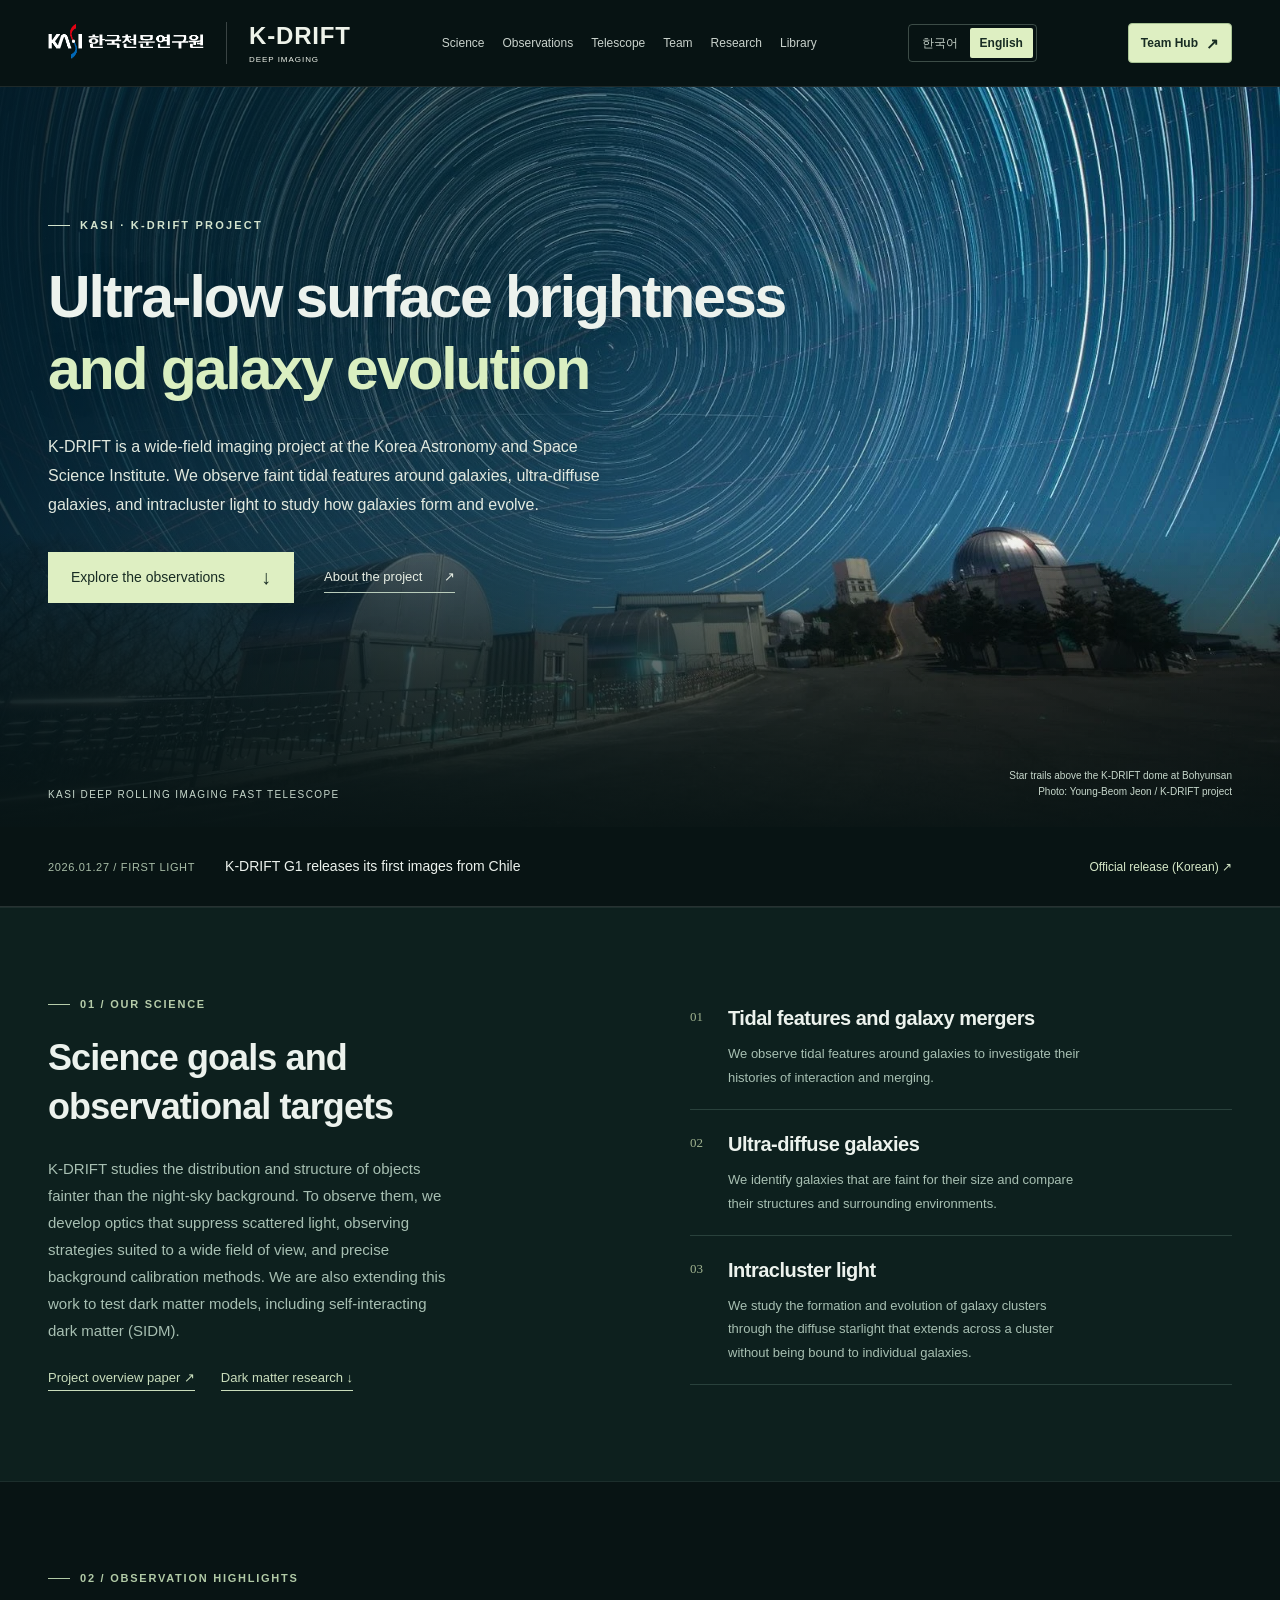
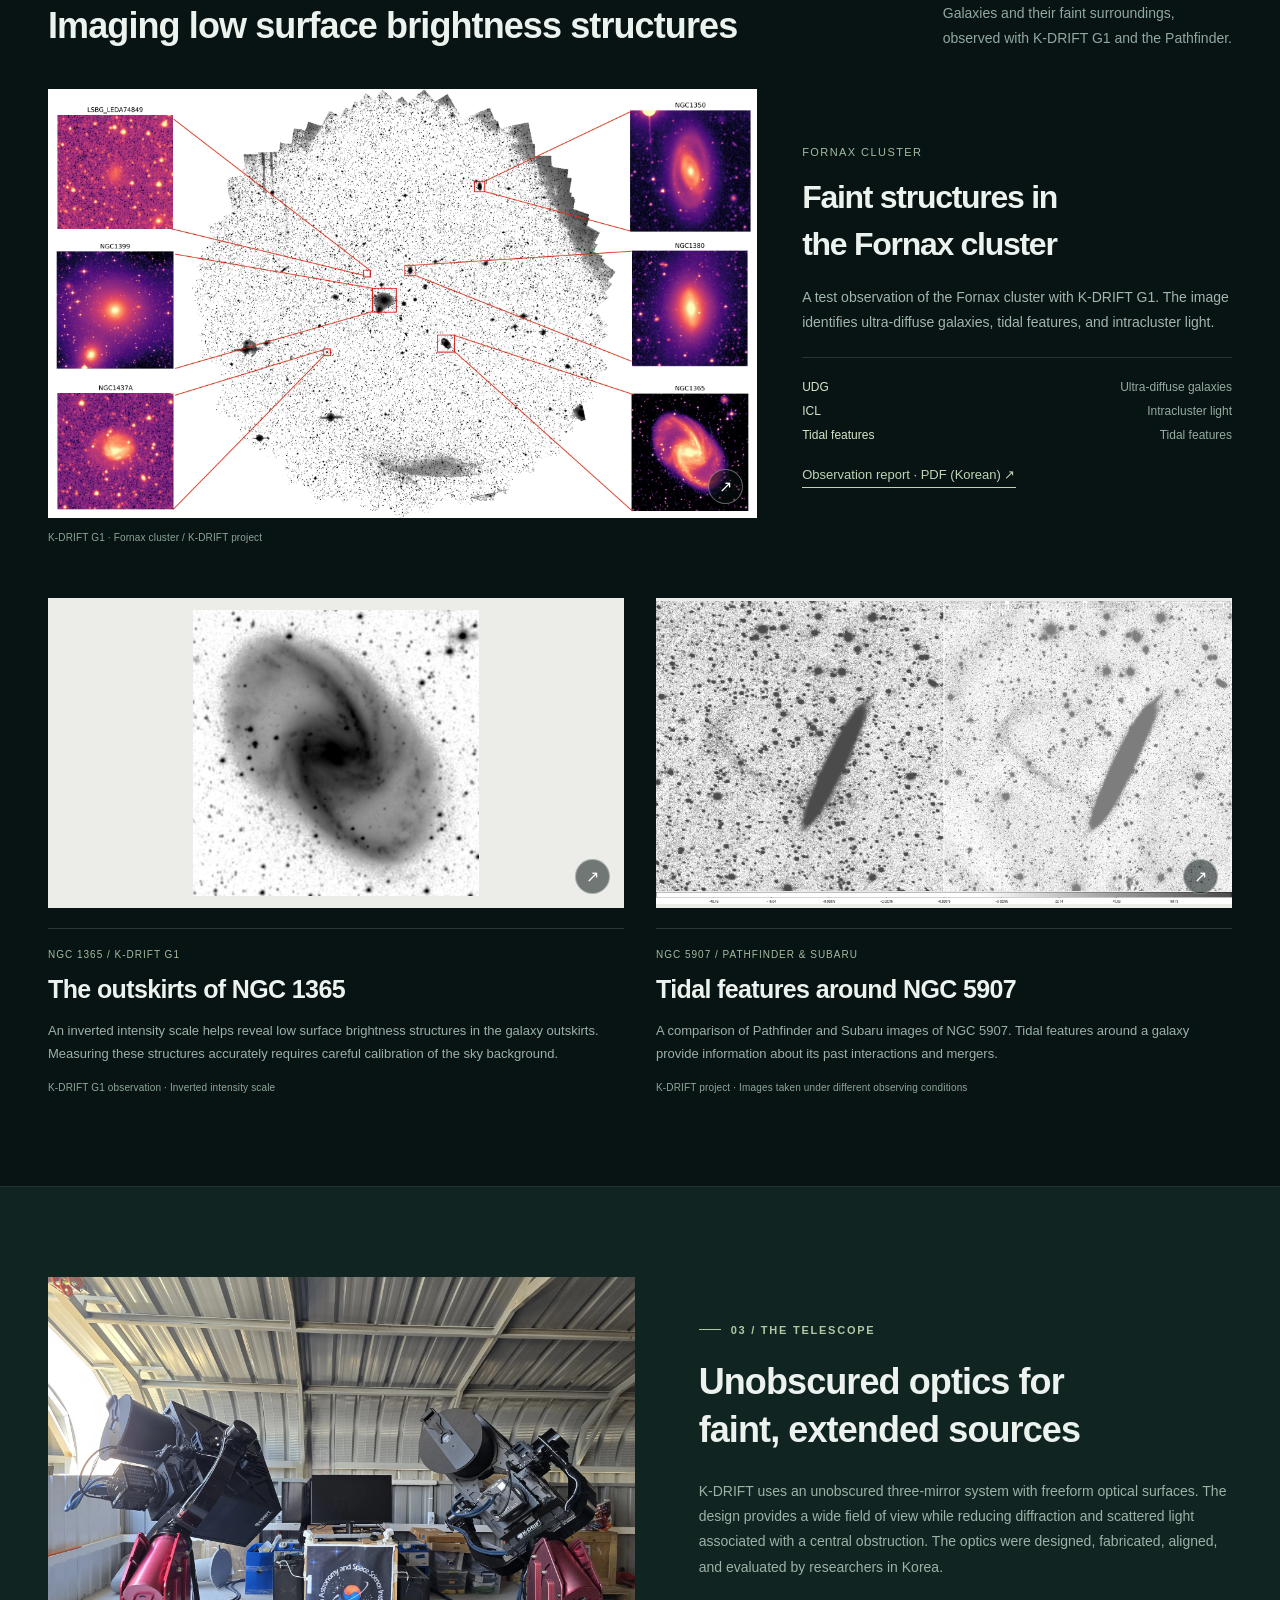
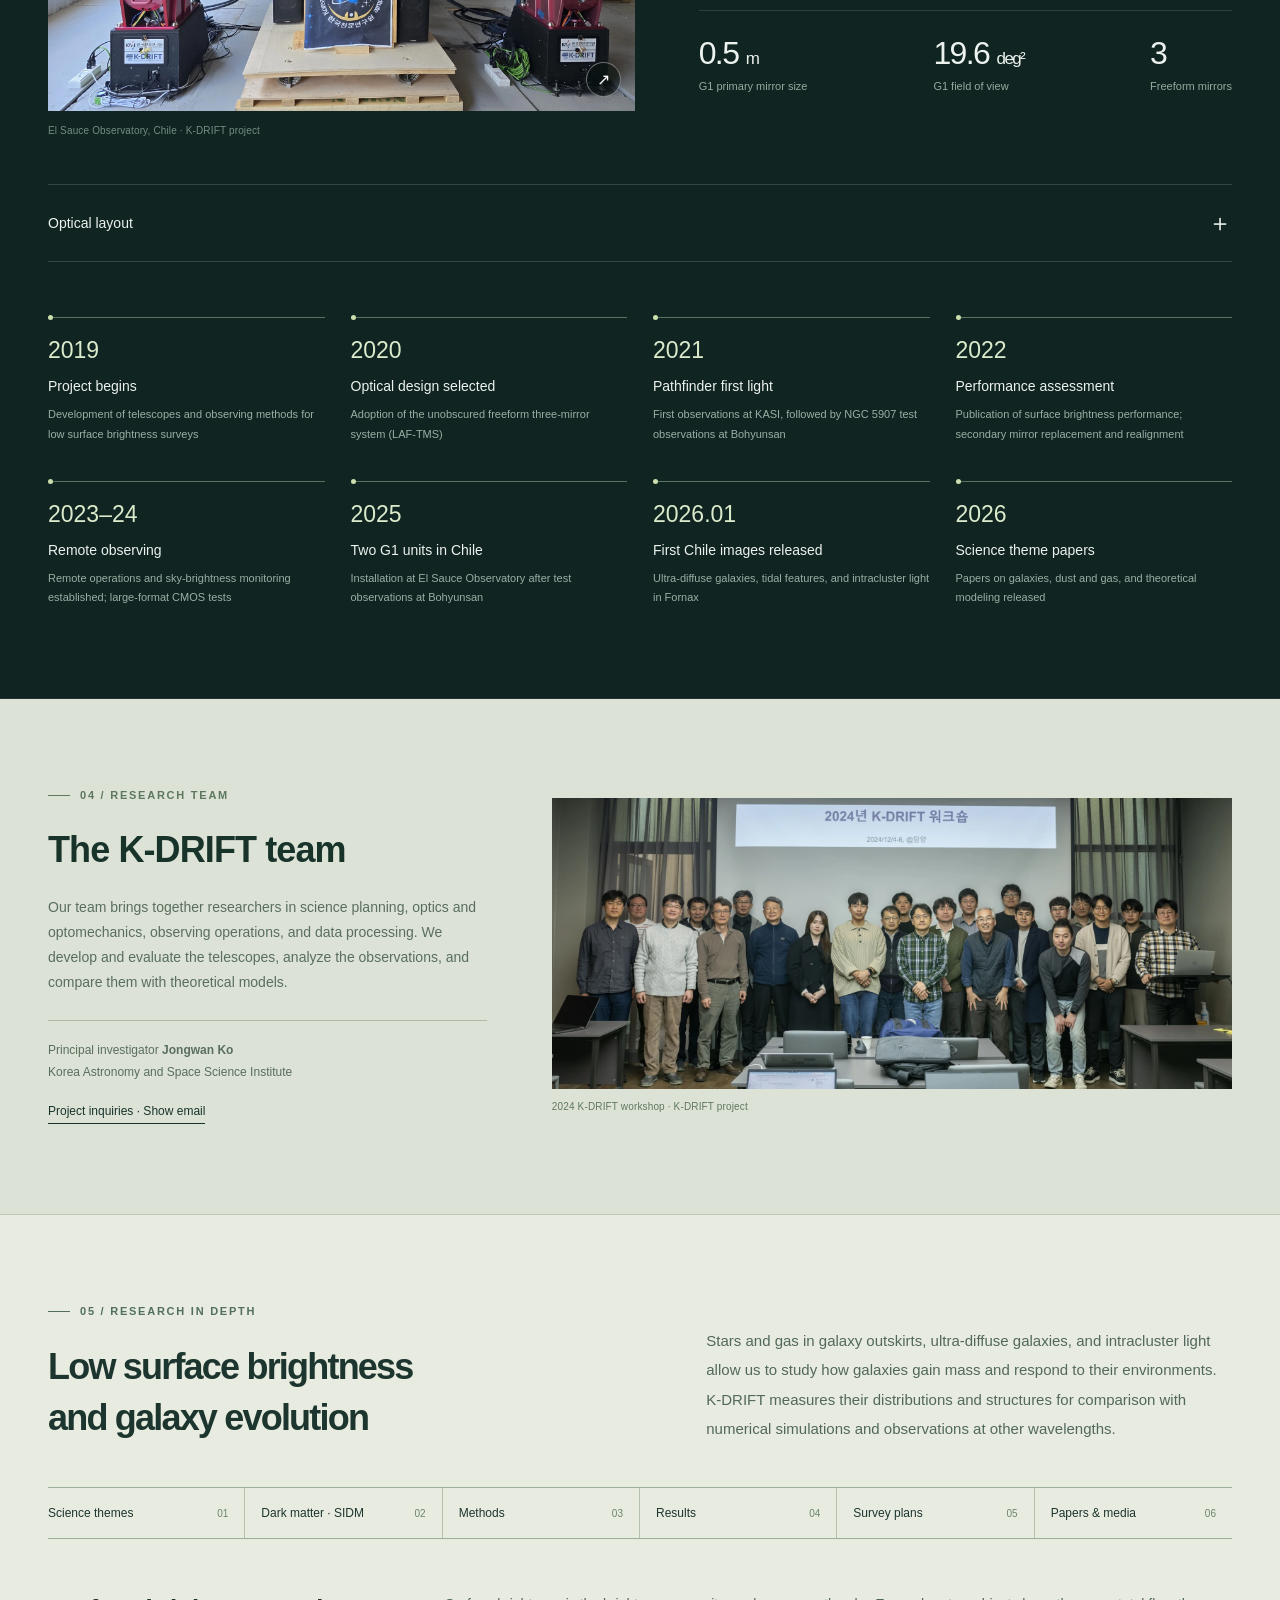
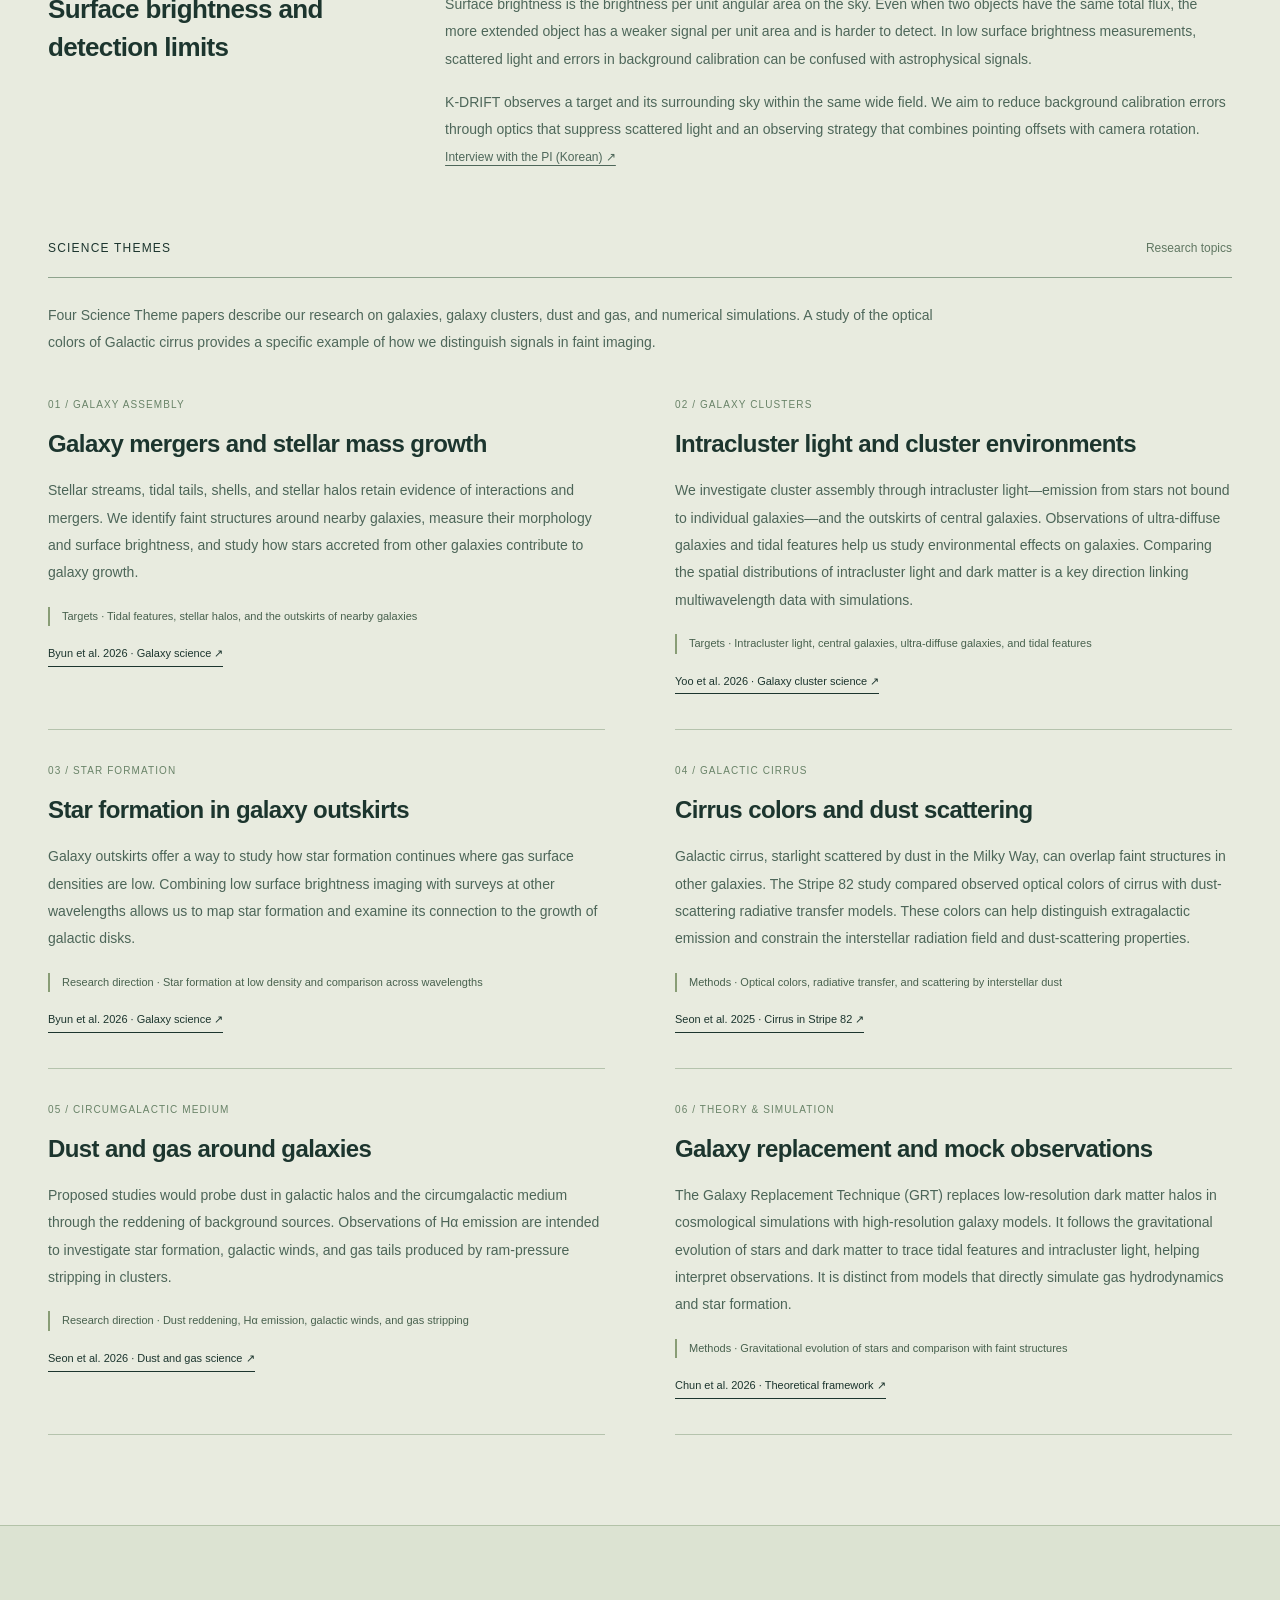
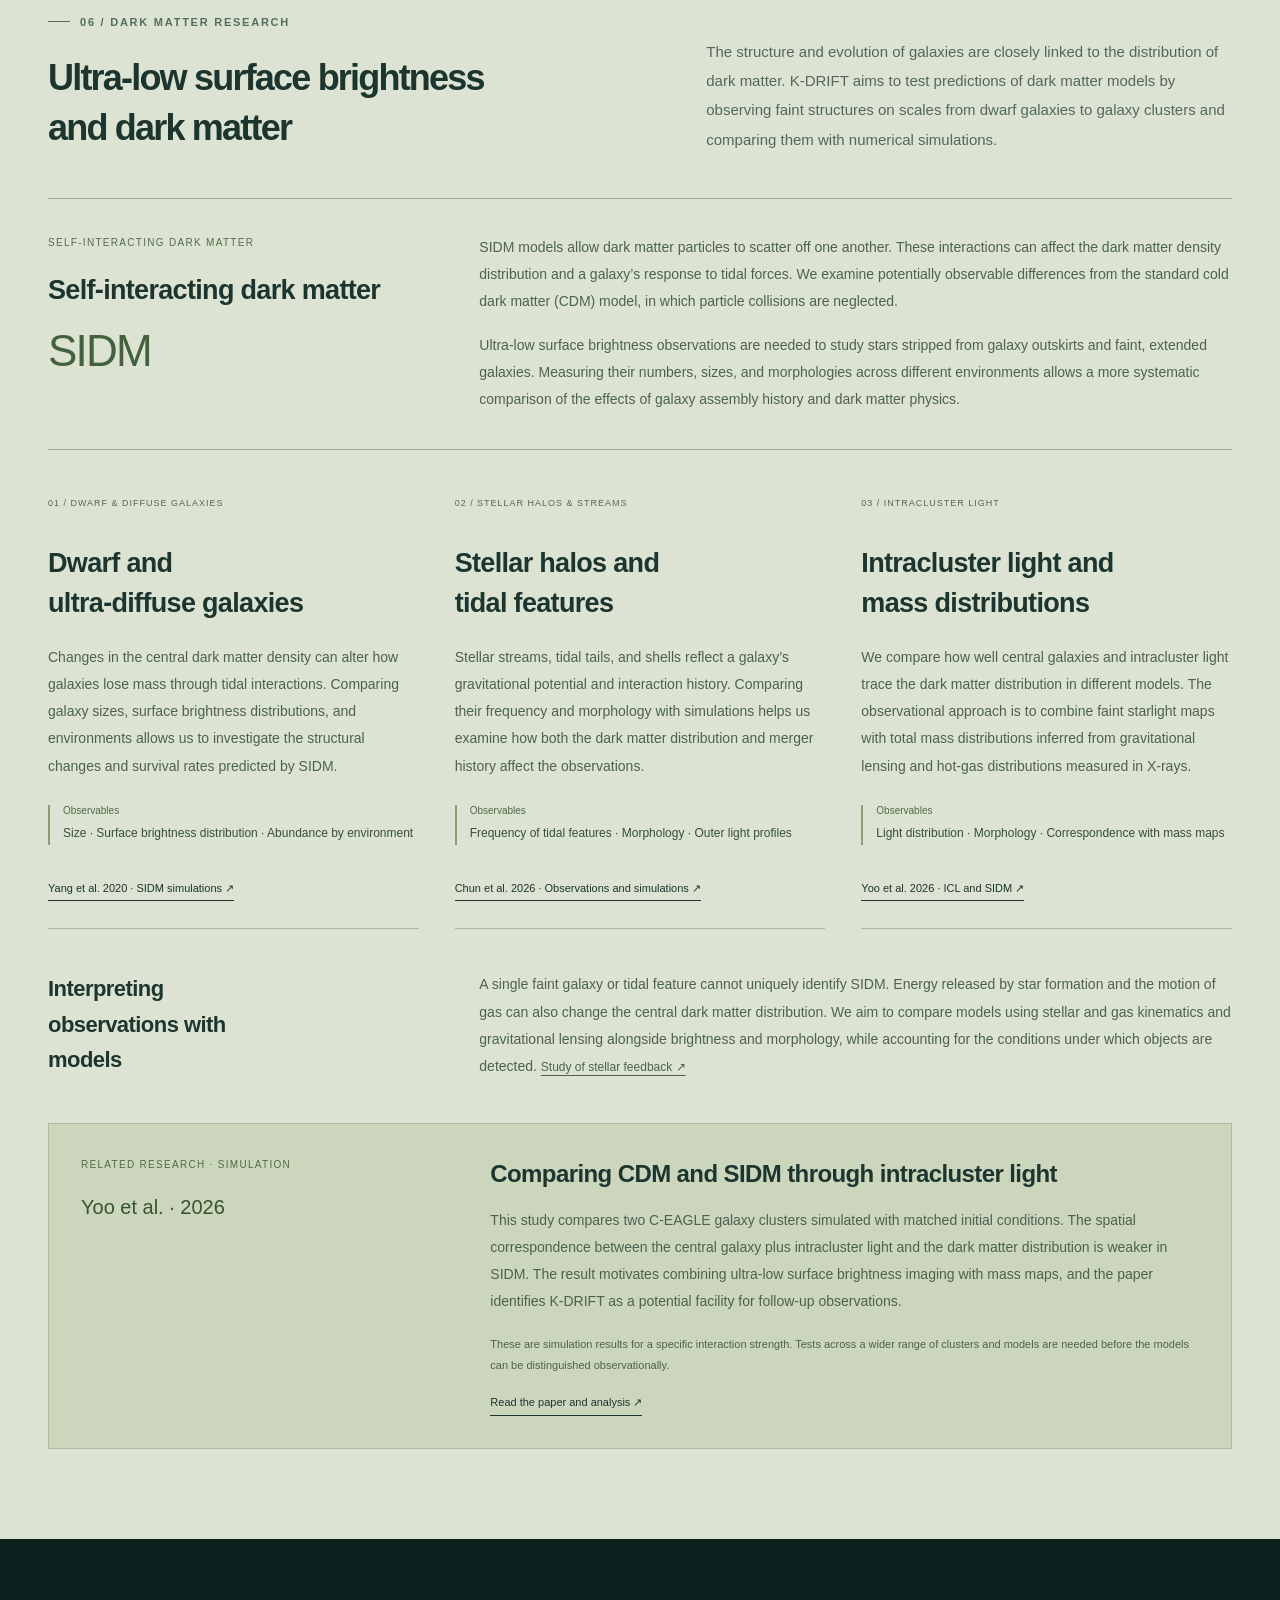
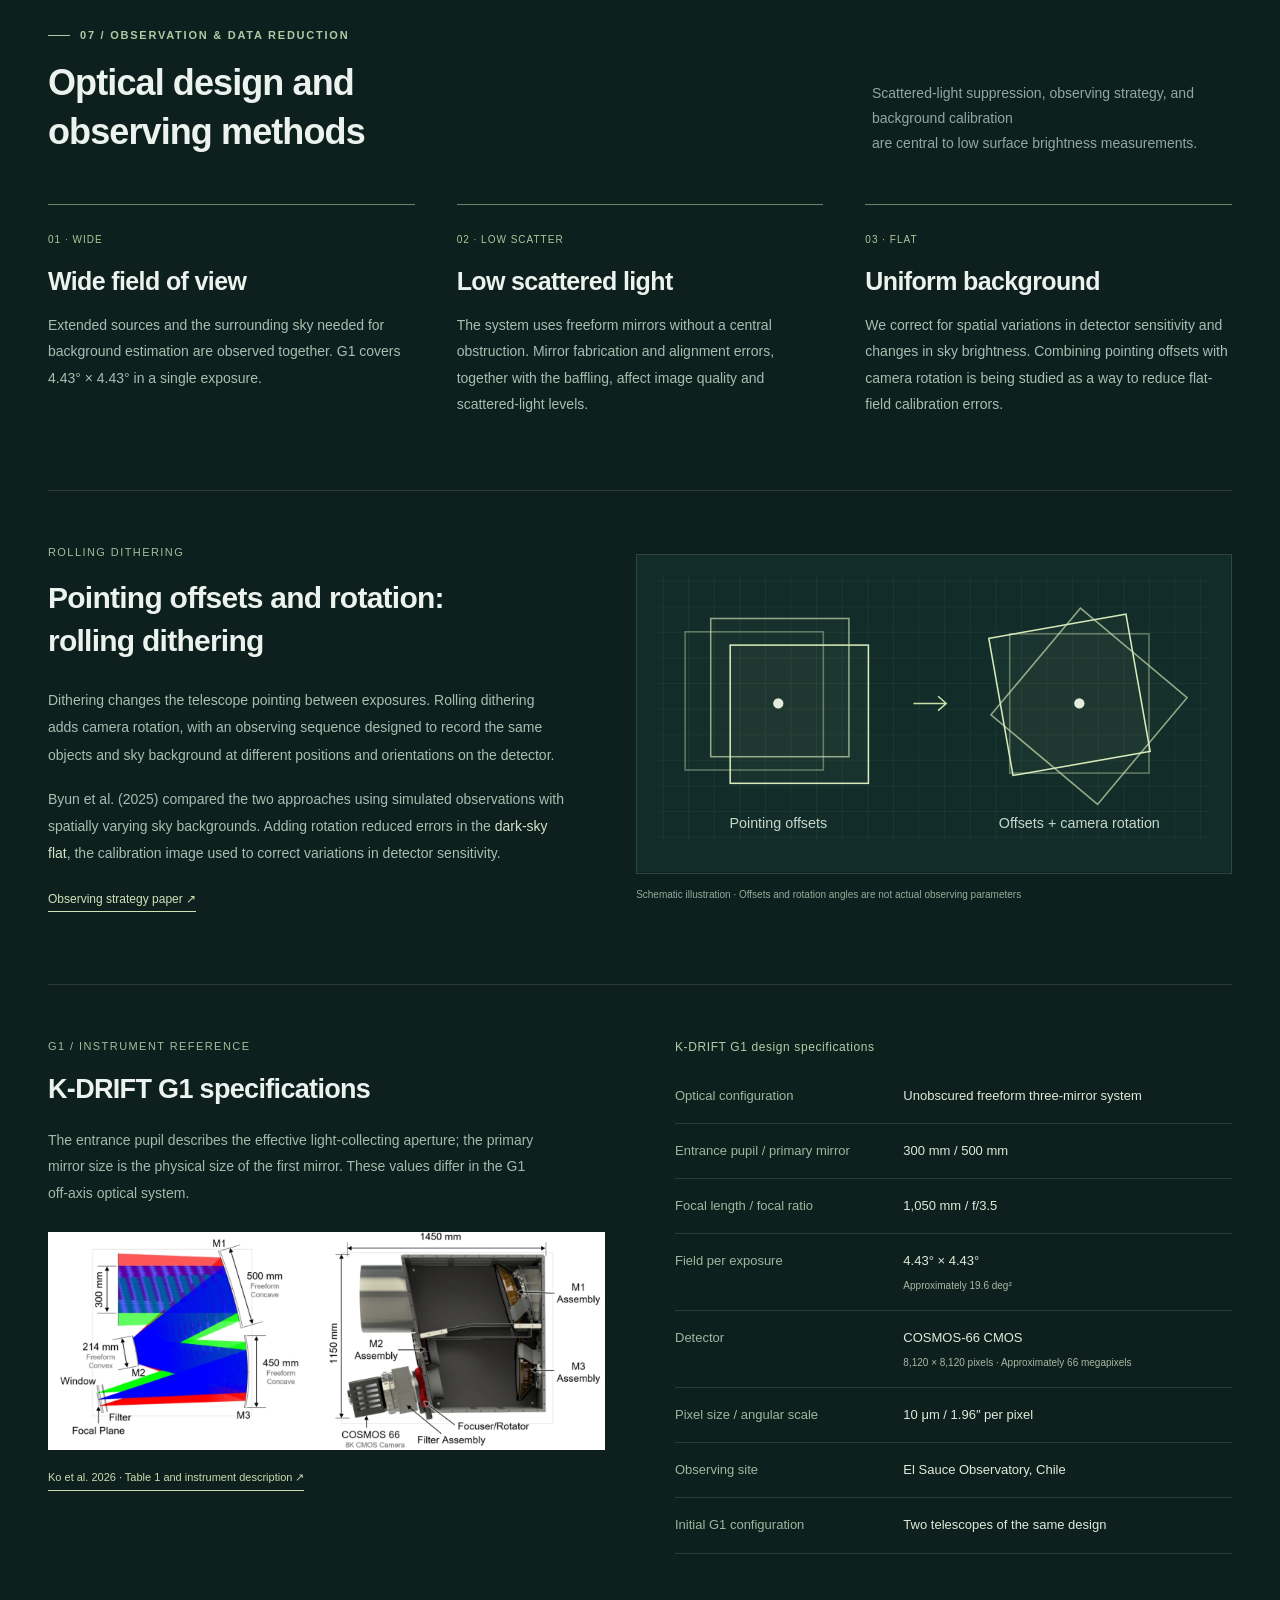
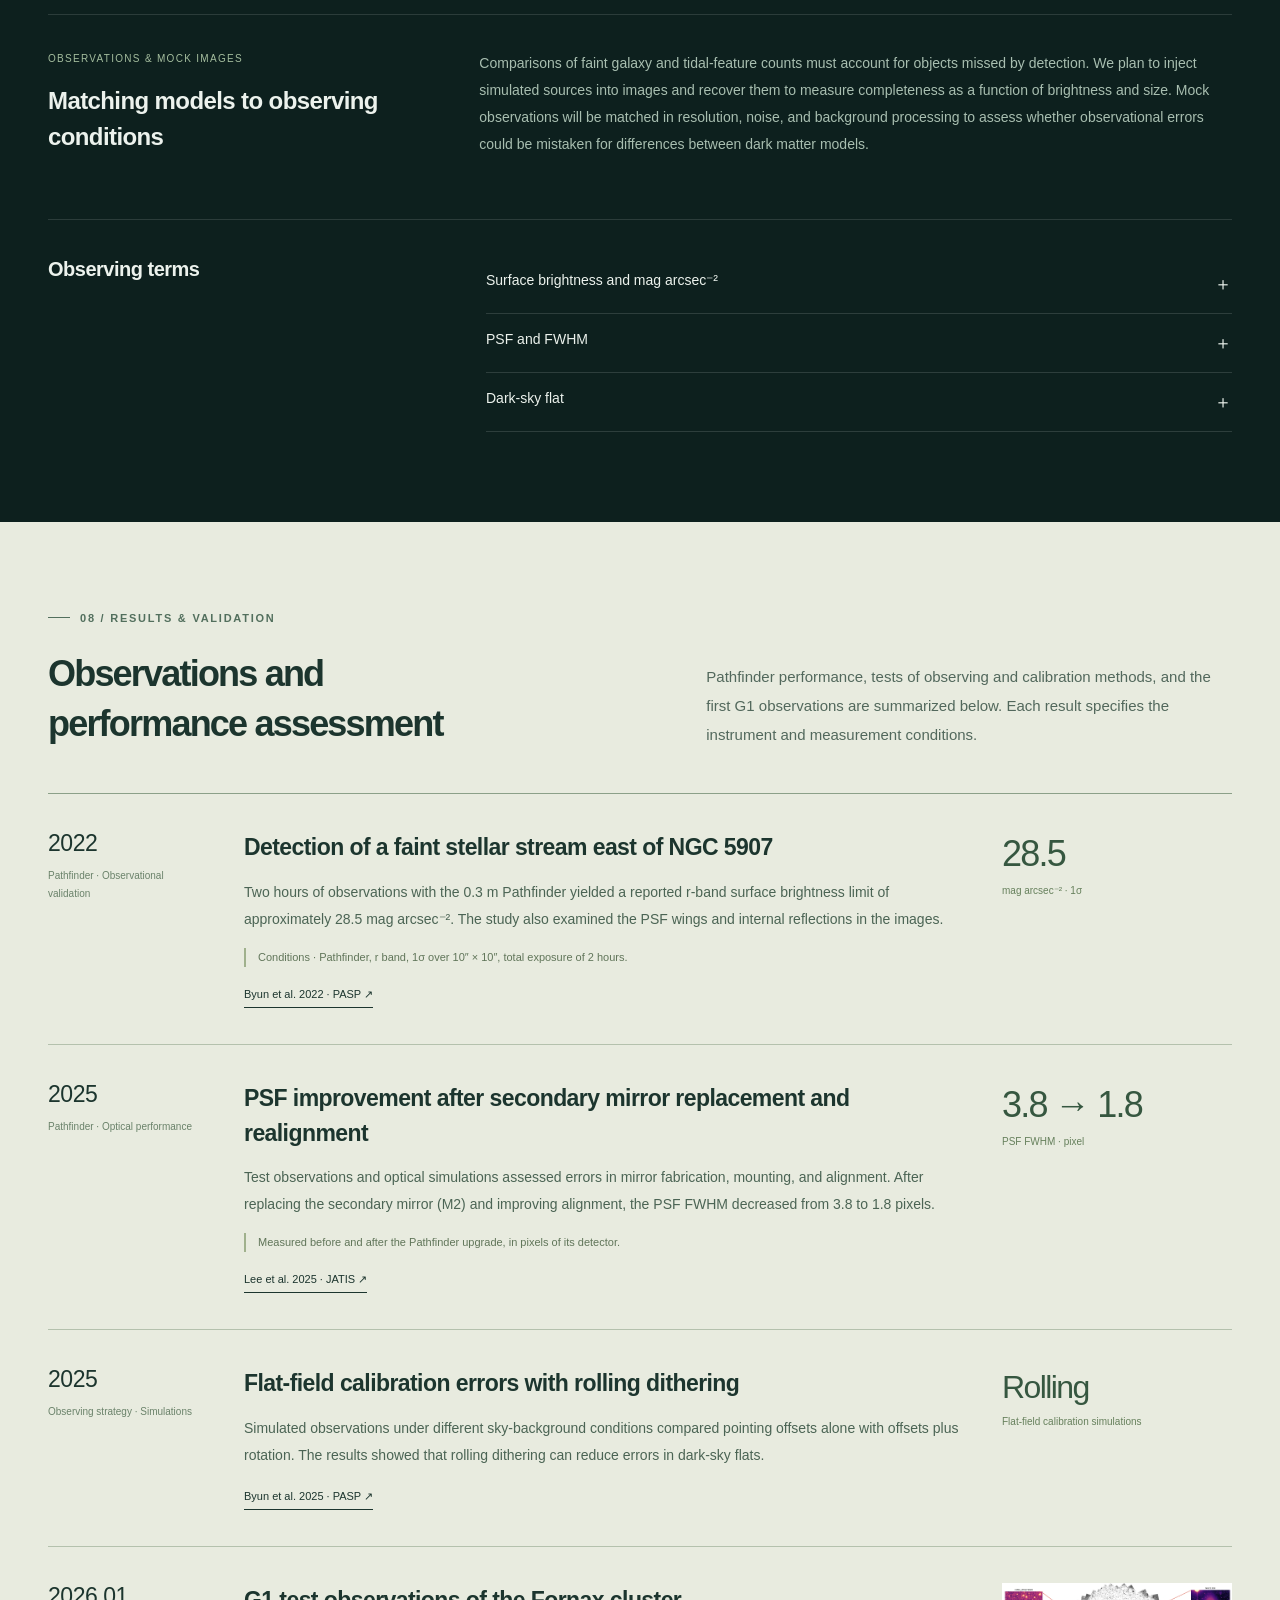
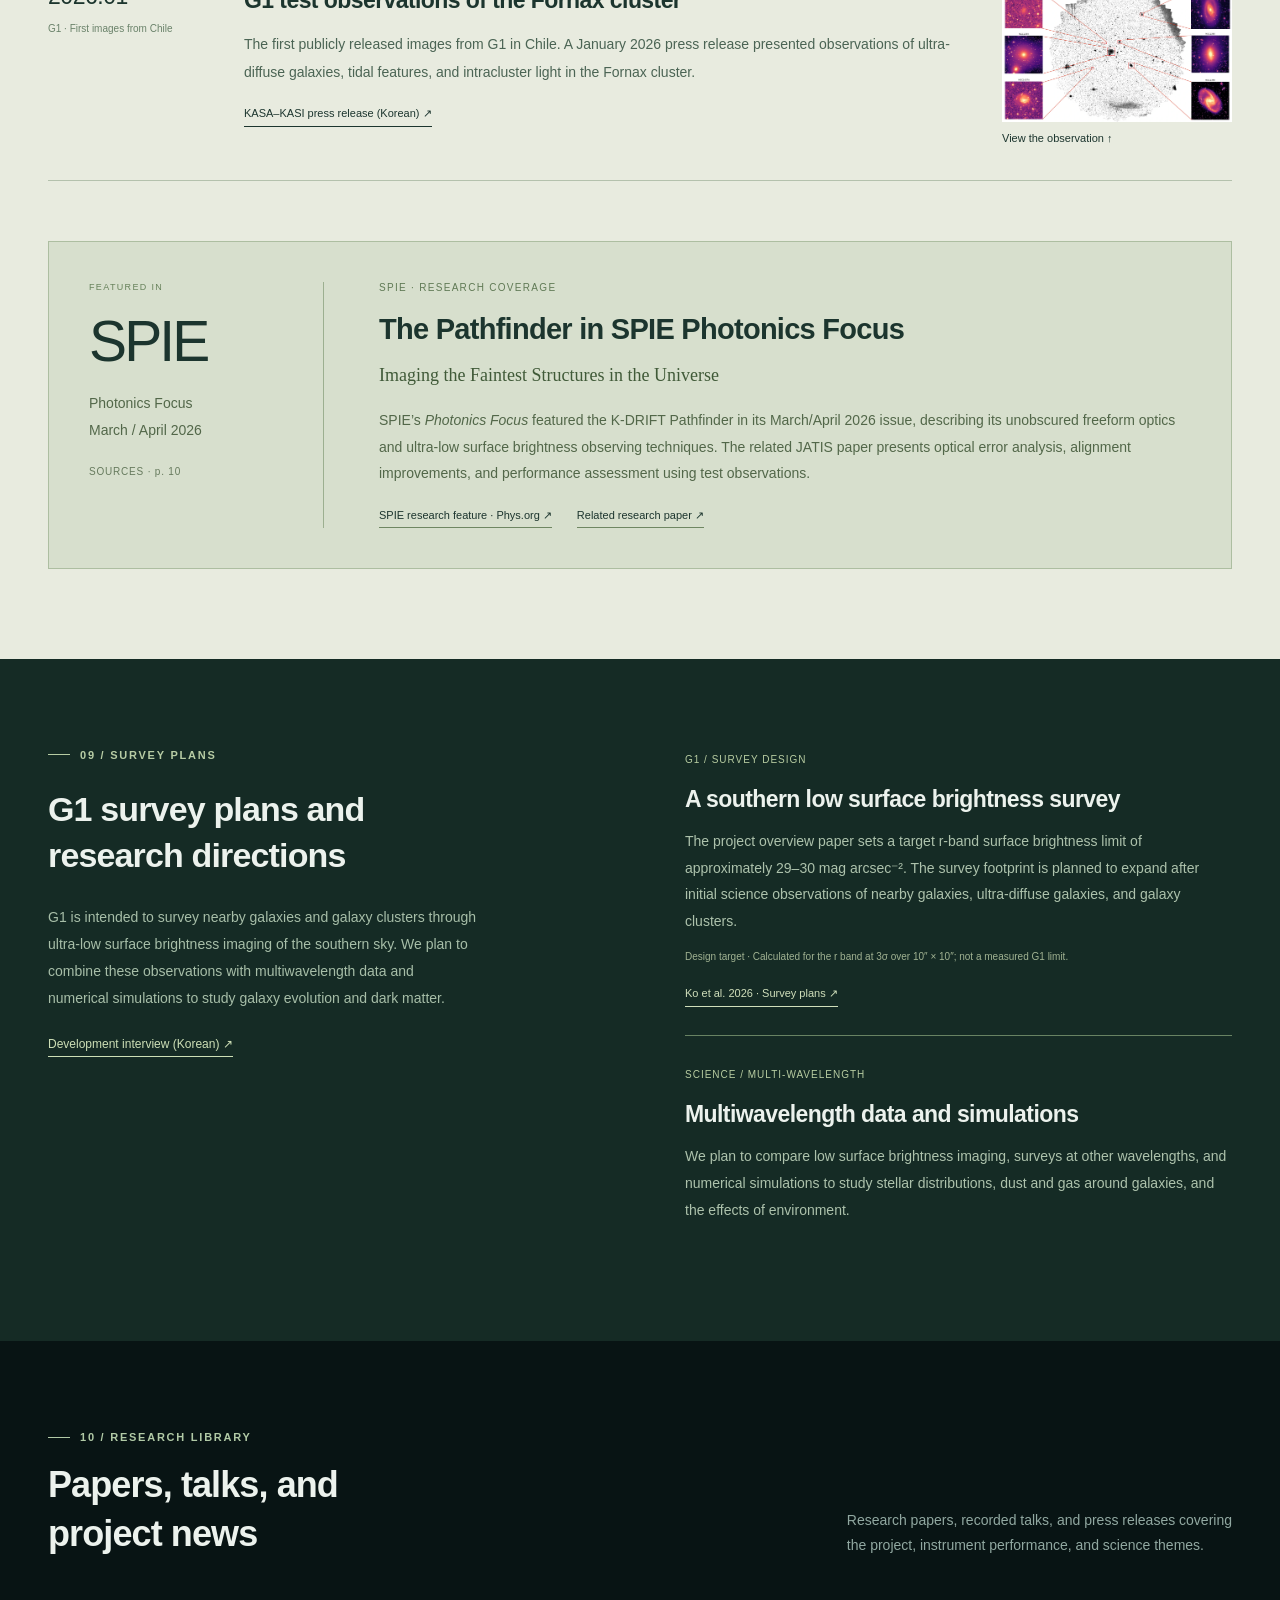
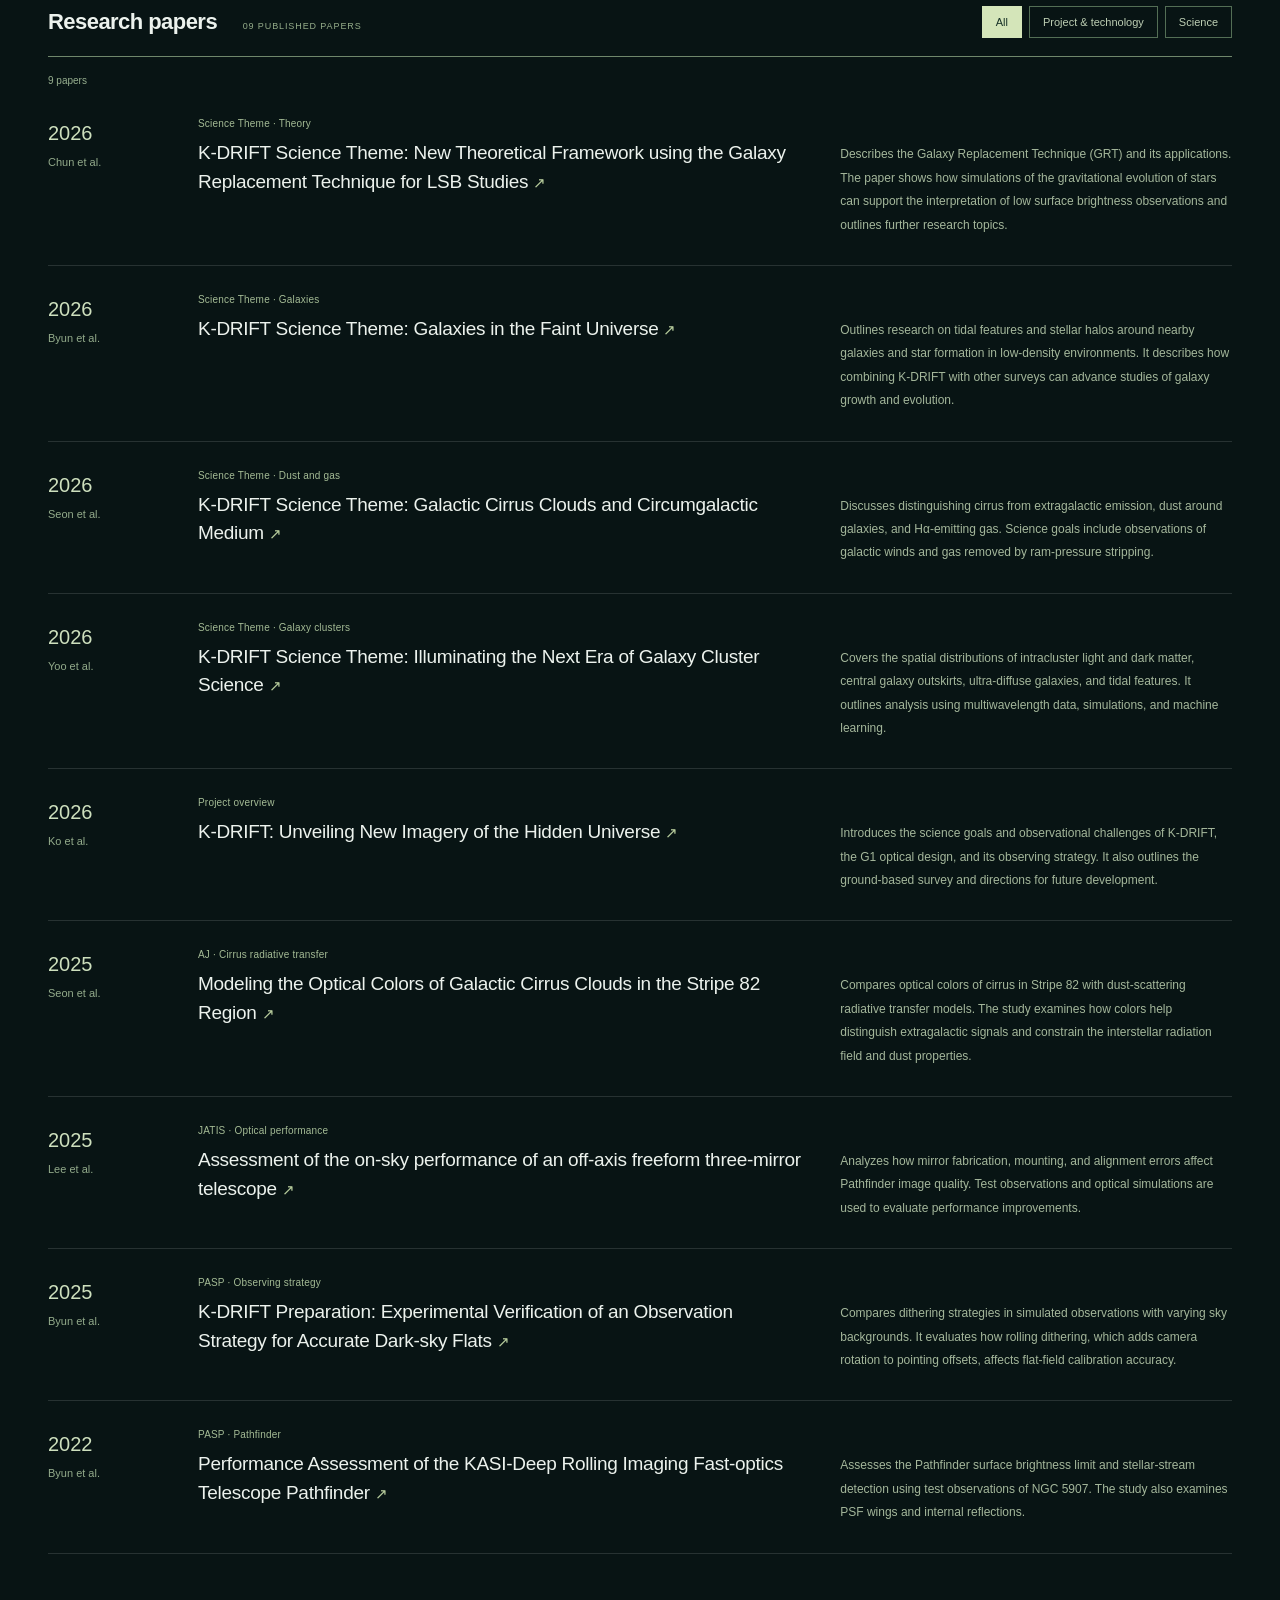
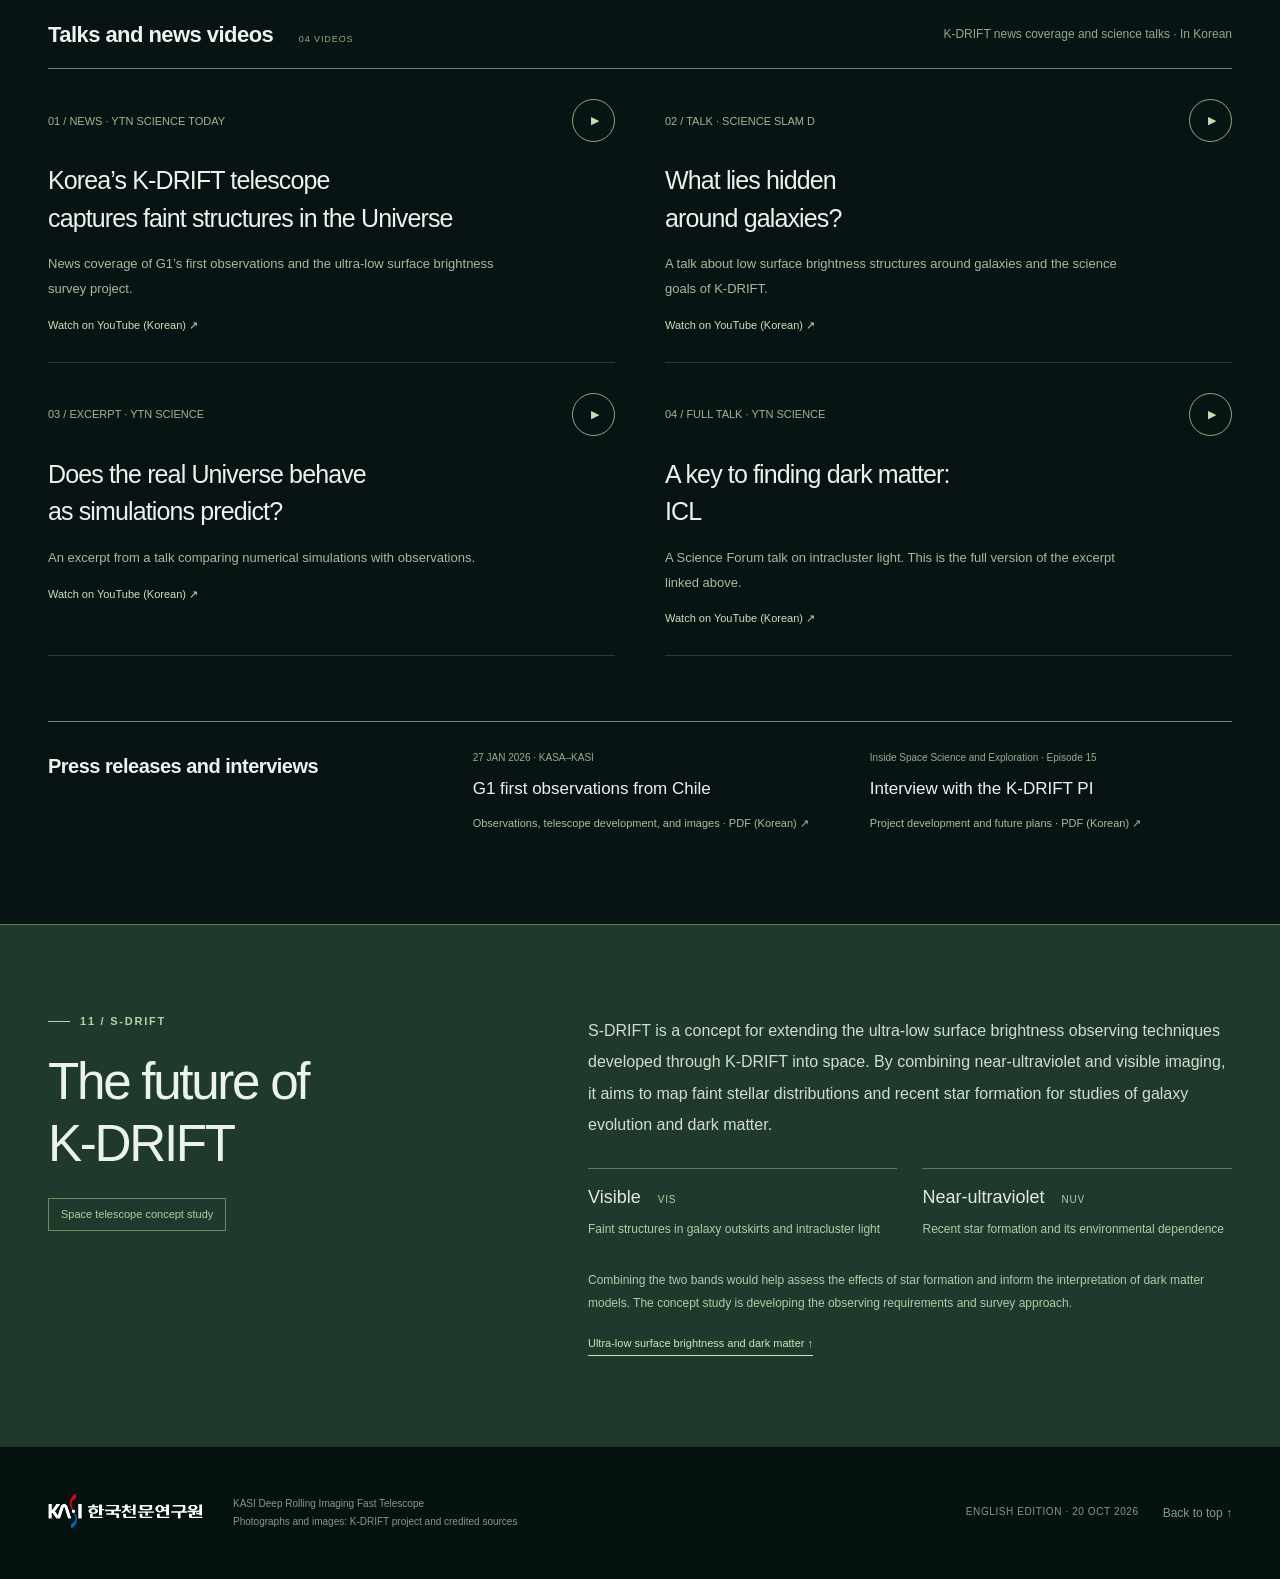
<file: en/index.html>
<!doctype html>
<html lang="en">
<head>
  <meta charset="utf-8">
  <meta name="viewport" content="width=device-width,initial-scale=1">
  <title>K-DRIFT | Ultra-low Surface Brightness Imaging</title>
  <meta name="description" content="Ultra-low surface brightness observations and galaxy evolution research with K-DRIFT at KASI. Explore dwarf galaxies, tidal features, intracluster light, research directions in self-interacting dark matter, and the future S-DRIFT concept.">
  <meta name="robots" content="noindex,nofollow">
  <meta name="theme-color" content="#081414">
  <link rel="canonical" href="https://kasishongscience.github.io/kdrift/en/">
  <link rel="alternate" hreflang="ko" href="https://kasishongscience.github.io/kdrift/">
  <link rel="alternate" hreflang="en" href="https://kasishongscience.github.io/kdrift/en/">
  <link rel="alternate" hreflang="x-default" href="https://kasishongscience.github.io/kdrift/">
  <meta property="og:type" content="website">
  <meta property="og:title" content="K-DRIFT | Ultra-low Surface Brightness Imaging">
  <meta property="og:description" content="The science goals, observations, telescope development, and research team behind K-DRIFT at the Korea Astronomy and Space Science Institute.">
  <meta property="og:url" content="https://kasishongscience.github.io/kdrift/en/">
  <meta property="og:image" content="https://kasishongscience.github.io/kdrift/assets/night.webp">
  <link rel="icon" href="../assets/kasi-wordmark.png" type="image/png">
  <link rel="stylesheet" href="shared.css?v=en01">
  <link rel="stylesheet" href="d.css?v=en01">
  <link rel="stylesheet" href="pilot.css?v=en01">
  <link rel="stylesheet" href="research.css?v=en01">
  <link rel="stylesheet" href="language.css?v=en01">
  <link rel="stylesheet" href="english.css?v=en01">
  <script src="shared.js?v=en01" defer></script>
  <script src="research.js?v=en01" defer></script>
  <link rel="stylesheet" href="../team-hub-nav.css?v=hub01">
</head>
<body>
<a class="skip-link" href="#main">Skip to content</a>
<header class="site-header">
  <nav class="nav wrap" aria-label="Main navigation">
    <a class="brand" href="#main" aria-label="KASI K-DRIFT home">
      <img class="kasi-logo" src="../assets/kasi-signature-white.png" width="600" height="240" alt="KASI — Korea Astronomy and Space Science Institute">
      <span class="project-wordmark"><strong>K-DRIFT</strong><small>DEEP IMAGING</small></span>
    </a>
    <div class="language-switch" role="group" aria-label="Page language">
      <a href="../" lang="ko" hreflang="ko">한국어</a>
      <a href="./" lang="en" hreflang="en" aria-current="page">English</a>
    </div>
    <a class="team-hub-link" href="https://203.253.237.51/" target="_blank" rel="noopener noreferrer" aria-label="Team Hub, opens in a new tab" title="Team workspace · Authorized devices only">Team Hub <span aria-hidden="true">↗</span></a>
    <button class="menu-toggle" aria-expanded="false" aria-controls="main-nav" aria-label="Open menu">Menu <span aria-hidden="true">☰</span></button>
    <div class="nav-links" id="main-nav">
      <a href="#science">Science</a><a href="#observations">Observations</a><a href="#instrument">Telescope</a><a href="#team">Team</a><a href="#research">Research</a><a href="#resources">Library</a>
    </div>
  </nav>
</header>
<main id="main">
  <section class="hero" aria-labelledby="hero-title">
    <img src="../assets/night.webp" alt="Star trails above the K-DRIFT dome at Bohyunsan Optical Astronomy Observatory" width="1600" height="1068" fetchpriority="high">
    <div class="hero-content wrap">
      <div class="eyebrow">KASI · K-DRIFT PROJECT</div>
      <h1 id="hero-title">Ultra-low surface brightness<br><em>and galaxy evolution</em></h1>
      <p class="intro">K-DRIFT is a wide-field imaging project at the Korea Astronomy and Space Science Institute. We observe faint tidal features around galaxies, ultra-diffuse galaxies, and intracluster light to study how galaxies form and evolve.</p>
      <div class="hero-actions"><a class="button" href="#observations">Explore the observations <span aria-hidden="true">↓</span></a><a class="hero-secondary" href="#science">About the project <span aria-hidden="true">↗</span></a></div>
    </div>
    <div class="hero-bottom wrap"><span>KASI DEEP ROLLING IMAGING FAST TELESCOPE</span><p class="photo-credit">Star trails above the K-DRIFT dome at Bohyunsan<br>Photo: Young-Beom Jeon / K-DRIFT project</p></div>
  </section>
  <div class="lead-strip"><div class="wrap"><time datetime="2026-01-27">2026.01.27 / FIRST LIGHT</time><p>K-DRIFT G1 releases its first images from Chile</p><a href="https://www.kasi.re.kr/kor/publication/post/newsMaterial/32216" target="_blank" rel="noopener">Official release (Korean) ↗</a></div></div>

  <section class="section mission" id="science" aria-labelledby="science-title">
    <div class="mission-grid wrap">
      <div><div class="eyebrow">01 / OUR SCIENCE</div><h2 id="science-title">Science goals and<br>observational targets</h2><p>K-DRIFT studies the distribution and structure of objects fainter than the night-sky background. To observe them, we develop optics that suppress scattered light, observing strategies suited to a wide field of view, and precise background calibration methods. We are also extending this work to test dark matter models, including self-interacting dark matter (SIDM).</p><div class="science-links"><a class="text-link science-link" href="https://arxiv.org/abs/2510.22250" target="_blank" rel="noopener">Project overview paper ↗</a><a class="text-link science-link" href="#dark-matter">Dark matter research ↓</a></div></div>
      <div class="mission-list">
        <article class="mission-item"><span>01</span><div><h3>Tidal features and galaxy mergers</h3><p>We observe tidal features around galaxies to investigate their histories of interaction and merging.</p></div></article>
        <article class="mission-item"><span>02</span><div><h3>Ultra-diffuse galaxies</h3><p>We identify galaxies that are faint for their size and compare their structures and surrounding environments.</p></div></article>
        <article class="mission-item"><span>03</span><div><h3>Intracluster light</h3><p>We study the formation and evolution of galaxy clusters through the diffuse starlight that extends across a cluster without being bound to individual galaxies.</p></div></article>
      </div>
    </div>
  </section>

  <section class="section gallery wrap" id="observations" aria-labelledby="observations-title">
    <div class="section-heading"><div><div class="eyebrow">02 / OBSERVATION HIGHLIGHTS</div><h2 id="observations-title">Imaging low surface brightness structures</h2></div><p>Galaxies and their faint surroundings,<br>observed with K-DRIFT G1 and the Pathfinder.</p></div>
    <div class="observation-feature">
      <figure><button class="image-button" data-image="../assets/fornax-wide.webp" data-caption="K-DRIFT G1 test observation of the Fornax cluster, with ultra-diffuse galaxies (UDGs), tidal features, and intracluster light (ICL) marked. Source: K-DRIFT project, images released on 27 January 2026 and Figure 3 of the accompanying press release." aria-label="Enlarge the Fornax cluster image"><img src="../assets/fornax-wide.webp" alt="Wide-field image of the Fornax cluster with enlarged panels showing its faint structures" width="2191" height="1324" loading="lazy"></button><figcaption class="photo-credit">K-DRIFT G1 · Fornax cluster / K-DRIFT project</figcaption></figure>
      <div class="observation-story"><span class="small-label">FORNAX CLUSTER</span><h3>Faint structures in<br>the Fornax cluster</h3><p>A test observation of the Fornax cluster with K-DRIFT G1. The image identifies ultra-diffuse galaxies, tidal features, and intracluster light.</p><div class="image-legend"><span>UDG <small>Ultra-diffuse galaxies</small></span><span>ICL <small>Intracluster light</small></span><span>Tidal features <small>Tidal features</small></span></div><a class="text-link" href="../assets/docs/kdrift-first-light-20260127.pdf" target="_blank" rel="noopener">Observation report · PDF (Korean) ↗</a></div>
    </div>
    <div class="observation-pair">
      <figure class="observation-card"><button class="image-button galaxy-image" data-image="../assets/ngc1365.webp" data-caption="NGC 1365 observed with K-DRIFT G1, shown with an inverted intensity scale. Source: K-DRIFT project, images and press release of 27 January 2026." aria-label="Enlarge the NGC 1365 image"><img src="../assets/ngc1365.webp" alt="K-DRIFT G1 image of the barred spiral galaxy NGC 1365 with an inverted intensity scale" width="790" height="792" loading="lazy"></button><figcaption class="gallery-caption"><span class="small-label">NGC 1365 / K-DRIFT G1</span><h3>The outskirts of NGC 1365</h3><p>An inverted intensity scale helps reveal low surface brightness structures in the galaxy outskirts. Measuring these structures accurately requires careful calibration of the sky background.</p><p class="photo-credit">K-DRIFT G1 observation · Inverted intensity scale</p></figcaption></figure>
      <figure class="observation-card"><button class="image-button pathfinder-image" data-image="../assets/pathfinder.webp" data-caption="A comparison of faint structures around NGC 5907 observed with the K-DRIFT Pathfinder and Subaru. The images were taken under different observing conditions. Source: comparison image provided by the K-DRIFT project." aria-label="Enlarge the NGC 5907 comparison"><img src="../assets/pathfinder.webp" alt="K-DRIFT Pathfinder and Subaru images of faint structures around NGC 5907" width="1920" height="1007" loading="lazy"></button><figcaption class="gallery-caption"><span class="small-label">NGC 5907 / PATHFINDER & SUBARU</span><h3>Tidal features around NGC 5907</h3><p>A comparison of Pathfinder and Subaru images of NGC 5907. Tidal features around a galaxy provide information about its past interactions and mergers.</p><p class="photo-credit">K-DRIFT project · Images taken under different observing conditions</p></figcaption></figure>
    </div>
  </section>

  <section class="section instrument-section" id="instrument" aria-labelledby="instrument-title">
    <div class="instruments wrap"><figure><button class="image-button" data-image="../assets/chile.webp" data-caption="The two K-DRIFT G1 telescopes installed at El Sauce Observatory in Chile. Source: K-DRIFT project photograph, press release of 27 January 2026." aria-label="Enlarge the K-DRIFT G1 telescope photograph"><img src="../assets/chile.webp" alt="Two K-DRIFT G1 telescopes inside the observing enclosure at El Sauce Observatory, Chile" width="1920" height="1440" loading="lazy"></button><figcaption class="photo-credit">El Sauce Observatory, Chile · K-DRIFT project</figcaption></figure><div><div class="eyebrow">03 / THE TELESCOPE</div><h2 id="instrument-title">Unobscured optics for<br>faint, extended sources</h2><p>K-DRIFT uses an unobscured three-mirror system with freeform optical surfaces. The design provides a wide field of view while reducing diffraction and scattered light associated with a central obstruction. The optics were designed, fabricated, aligned, and evaluated by researchers in Korea.</p><div class="specs"><div><strong>0.5 <span>m</span></strong><small>G1 primary mirror size</small></div><div><strong>19.6 <span>deg²</span></strong><small>G1 field of view</small></div><div><strong>3</strong><small>Freeform mirrors</small></div></div></div></div>
    <div class="wrap"><details class="optics-detail"><summary>Optical layout <span aria-hidden="true">＋</span></summary><div class="optics-content"><img src="../assets/optical-system.webp" width="1500" height="588" alt="Optical design and optomechanical assembly of the K-DRIFT G1 unobscured three-mirror system" loading="lazy"><p>The shapes and arrangement of the three mirrors are optimized to maintain image quality across a wide field. The optical design and data processing are developed together to meet the requirements for scattered-light suppression and background calibration.</p></div></details>
    <ol class="milestones" aria-label="K-DRIFT development timeline"><li><time>2019</time><strong>Project begins</strong><p>Development of telescopes and observing methods for low surface brightness surveys</p></li><li><time>2020</time><strong>Optical design selected</strong><p>Adoption of the unobscured freeform three-mirror system (LAF-TMS)</p></li><li><time>2021</time><strong>Pathfinder first light</strong><p>First observations at KASI, followed by NGC 5907 test observations at Bohyunsan</p></li><li><time>2022</time><strong>Performance assessment</strong><p>Publication of surface brightness performance; secondary mirror replacement and realignment</p></li><li><time>2023–24</time><strong>Remote observing</strong><p>Remote operations and sky-brightness monitoring established; large-format CMOS tests</p></li><li><time>2025</time><strong>Two G1 units in Chile</strong><p>Installation at El Sauce Observatory after test observations at Bohyunsan</p></li><li><time>2026.01</time><strong>First Chile images released</strong><p>Ultra-diffuse galaxies, tidal features, and intracluster light in Fornax</p></li><li><time>2026</time><strong>Science theme papers</strong><p>Papers on galaxies, dust and gas, and theoretical modeling released</p></li></ol></div>
  </section>

  <section class="section people" id="team" aria-labelledby="team-title"><div class="people-layout wrap"><div><div class="eyebrow">04 / RESEARCH TEAM</div><h2 id="team-title">The K-DRIFT team</h2><p>Our team brings together researchers in science planning, optics and optomechanics, observing operations, and data processing. We develop and evaluate the telescopes, analyze the observations, and compare them with theoretical models.</p><p class="people-lead">Principal investigator <strong>Jongwan Ko</strong><br>Korea Astronomy and Space Science Institute</p><button type="button" class="text-link contact-reveal" aria-expanded="false" aria-controls="contact-details">Project inquiries · Show email</button><p id="contact-details" class="contact-details" aria-live="polite" hidden></p><noscript><p>Please enable JavaScript to view the email contact.</p></noscript></div><figure><img src="../assets/team.webp" alt="Group photograph of researchers at the 2024 K-DRIFT workshop" width="1920" height="822" loading="lazy"><figcaption class="photo-credit">2024 K-DRIFT workshop · K-DRIFT project</figcaption></figure></div></section>


  <section class="section research-intro" id="research" aria-labelledby="research-title">
    <div class="wrap">
      <div class="depth-heading"><div><div class="eyebrow">05 / RESEARCH IN DEPTH</div><h2 id="research-title">Low surface brightness<br>and galaxy evolution</h2></div><p>Stars and gas in galaxy outskirts, ultra-diffuse galaxies, and intracluster light allow us to study how galaxies gain mass and respond to their environments. K-DRIFT measures their distributions and structures for comparison with numerical simulations and observations at other wavelengths.</p></div>
      <nav class="chapter-nav" aria-label="Research section navigation"><a href="#science-cases">Science themes <span>01</span></a><a href="#dark-matter">Dark matter · SIDM <span>02</span></a><a href="#method">Methods <span>03</span></a><a href="#results">Results <span>04</span></a><a href="#outlook">Survey plans <span>05</span></a><a href="#resources">Papers &amp; media <span>06</span></a></nav>
      <div class="research-primer"><h3>Surface brightness and detection limits</h3><div><p>Surface brightness is the brightness per unit angular area on the sky. Even when two objects have the same total flux, the more extended object has a weaker signal per unit area and is harder to detect. In low surface brightness measurements, scattered light and errors in background calibration can be confused with astrophysical signals.</p><p>K-DRIFT observes a target and its surrounding sky within the same wide field. We aim to reduce background calibration errors through optics that suppress scattered light and an observing strategy that combines pointing offsets with camera rotation. <a class="inline-source" href="../assets/docs/kdrift-project-interview.pdf" target="_blank" rel="noopener">Interview with the PI (Korean) ↗</a></p></div></div>
      <div id="science-cases" class="science-cases">
        <div class="subsection-label">SCIENCE THEMES <span>Research topics</span></div>
        <p class="themes-summary">Four Science Theme papers describe our research on galaxies, galaxy clusters, dust and gas, and numerical simulations. A study of the optical colors of Galactic cirrus provides a specific example of how we distinguish signals in faint imaging.</p>
        <div class="questions-grid">
          <article><span class="question-number">01 / GALAXY ASSEMBLY</span><h3>Galaxy mergers and stellar mass growth</h3><p>Stellar streams, tidal tails, shells, and stellar halos retain evidence of interactions and mergers. We identify faint structures around nearby galaxies, measure their morphology and surface brightness, and study how stars accreted from other galaxies contribute to galaxy growth.</p><p class="research-focus">Targets · Tidal features, stellar halos, and the outskirts of nearby galaxies</p><a class="source-link" href="https://arxiv.org/abs/2602.08283" target="_blank" rel="noopener">Byun et al. 2026 · Galaxy science ↗</a></article>
          <article><span class="question-number">02 / GALAXY CLUSTERS</span><h3>Intracluster light and cluster environments</h3><p>We investigate cluster assembly through intracluster light—emission from stars not bound to individual galaxies—and the outskirts of central galaxies. Observations of ultra-diffuse galaxies and tidal features help us study environmental effects on galaxies. Comparing the spatial distributions of intracluster light and dark matter is a key direction linking multiwavelength data with simulations.</p><p class="research-focus">Targets · Intracluster light, central galaxies, ultra-diffuse galaxies, and tidal features</p><a class="source-link" href="https://arxiv.org/abs/2512.19787" target="_blank" rel="noopener">Yoo et al. 2026 · Galaxy cluster science ↗</a></article>
          <article><span class="question-number">03 / STAR FORMATION</span><h3>Star formation in galaxy outskirts</h3><p>Galaxy outskirts offer a way to study how star formation continues where gas surface densities are low. Combining low surface brightness imaging with surveys at other wavelengths allows us to map star formation and examine its connection to the growth of galactic disks.</p><p class="research-focus">Research direction · Star formation at low density and comparison across wavelengths</p><a class="source-link" href="https://arxiv.org/abs/2602.08283" target="_blank" rel="noopener">Byun et al. 2026 · Galaxy science ↗</a></article>
          <article><span class="question-number">04 / GALACTIC CIRRUS</span><h3>Cirrus colors and dust scattering</h3><p>Galactic cirrus, starlight scattered by dust in the Milky Way, can overlap faint structures in other galaxies. The Stripe 82 study compared observed optical colors of cirrus with dust-scattering radiative transfer models. These colors can help distinguish extragalactic emission and constrain the interstellar radiation field and dust-scattering properties.</p><p class="research-focus">Methods · Optical colors, radiative transfer, and scattering by interstellar dust</p><a class="source-link" href="https://arxiv.org/abs/2510.19016" target="_blank" rel="noopener">Seon et al. 2025 · Cirrus in Stripe 82 ↗</a></article>
          <article><span class="question-number">05 / CIRCUMGALACTIC MEDIUM</span><h3>Dust and gas around galaxies</h3><p>Proposed studies would probe dust in galactic halos and the circumgalactic medium through the reddening of background sources. Observations of Hα emission are intended to investigate star formation, galactic winds, and gas tails produced by ram-pressure stripping in clusters.</p><p class="research-focus">Research direction · Dust reddening, Hα emission, galactic winds, and gas stripping</p><a class="source-link" href="https://arxiv.org/abs/2601.15665" target="_blank" rel="noopener">Seon et al. 2026 · Dust and gas science ↗</a></article>
          <article><span class="question-number">06 / THEORY & SIMULATION</span><h3>Galaxy replacement and mock observations</h3><p>The Galaxy Replacement Technique (GRT) replaces low-resolution dark matter halos in cosmological simulations with high-resolution galaxy models. It follows the gravitational evolution of stars and dark matter to trace tidal features and intracluster light, helping interpret observations. It is distinct from models that directly simulate gas hydrodynamics and star formation.</p><p class="research-focus">Methods · Gravitational evolution of stars and comparison with faint structures</p><a class="source-link" href="https://arxiv.org/abs/2603.07968" target="_blank" rel="noopener">Chun et al. 2026 · Theoretical framework ↗</a></article>
        </div>
      </div>
    </div>
  </section>

  <section class="section dark-matter-section" id="dark-matter" aria-labelledby="dark-matter-title"><div class="wrap">
    <div class="depth-heading"><div><div class="eyebrow">06 / DARK MATTER RESEARCH</div><h2 id="dark-matter-title">Ultra-low surface brightness<br>and dark matter</h2></div><p>The structure and evolution of galaxies are closely linked to the distribution of dark matter. K-DRIFT aims to test predictions of dark matter models by observing faint structures on scales from dwarf galaxies to galaxy clusters and comparing them with numerical simulations.</p></div>
    <div class="sidm-intro"><div><span class="small-label">SELF-INTERACTING DARK MATTER</span><h3>Self-interacting dark matter<br><span>SIDM</span></h3></div><div><p>SIDM models allow dark matter particles to scatter off one another. These interactions can affect the dark matter density distribution and a galaxy’s response to tidal forces. We examine potentially observable differences from the standard cold dark matter (CDM) model, in which particle collisions are neglected.</p><p>Ultra-low surface brightness observations are needed to study stars stripped from galaxy outskirts and faint, extended galaxies. Measuring their numbers, sizes, and morphologies across different environments allows a more systematic comparison of the effects of galaxy assembly history and dark matter physics.</p></div></div>
    <div class="dm-themes" aria-label="Three observational probes of dark matter">
      <article><span class="question-number">01 / DWARF & DIFFUSE GALAXIES</span><h3>Dwarf and<br>ultra-diffuse galaxies</h3><p>Changes in the central dark matter density can alter how galaxies lose mass through tidal interactions. Comparing galaxy sizes, surface brightness distributions, and environments allows us to investigate the structural changes and survival rates predicted by SIDM.</p><dl><dt>Observables</dt><dd>Size · Surface brightness distribution · Abundance by environment</dd></dl><a class="source-link" href="https://arxiv.org/abs/2002.02102" target="_blank" rel="noopener">Yang et al. 2020 · SIDM simulations ↗</a></article>
      <article><span class="question-number">02 / STELLAR HALOS & STREAMS</span><h3>Stellar halos and<br>tidal features</h3><p>Stellar streams, tidal tails, and shells reflect a galaxy’s gravitational potential and interaction history. Comparing their frequency and morphology with simulations helps us examine how both the dark matter distribution and merger history affect the observations.</p><dl><dt>Observables</dt><dd>Frequency of tidal features · Morphology · Outer light profiles</dd></dl><a class="source-link" href="https://arxiv.org/abs/2603.07968" target="_blank" rel="noopener">Chun et al. 2026 · Observations and simulations ↗</a></article>
      <article><span class="question-number">03 / INTRACLUSTER LIGHT</span><h3>Intracluster light and<br>mass distributions</h3><p>We compare how well central galaxies and intracluster light trace the dark matter distribution in different models. The observational approach is to combine faint starlight maps with total mass distributions inferred from gravitational lensing and hot-gas distributions measured in X-rays.</p><dl><dt>Observables</dt><dd>Light distribution · Morphology · Correspondence with mass maps</dd></dl><a class="source-link" href="https://arxiv.org/html/2604.03907v2" target="_blank" rel="noopener">Yoo et al. 2026 · ICL and SIDM ↗</a></article>
    </div>
    <div class="dm-interpretation"><h3>Interpreting observations with models</h3><p>A single faint galaxy or tidal feature cannot uniquely identify SIDM. Energy released by star formation and the motion of gas can also change the central dark matter distribution. We aim to compare models using stellar and gas kinematics and gravitational lensing alongside brightness and morphology, while accounting for the conditions under which objects are detected. <a class="inline-source" href="https://arxiv.org/abs/1106.0499" target="_blank" rel="noopener">Study of stellar feedback ↗</a></p></div>
    <aside class="sidm-paper" aria-labelledby="sidm-paper-title"><div><span class="small-label">RELATED RESEARCH · SIMULATION</span><p class="sidm-paper-meta">Yoo et al. · 2026</p></div><div><h3 id="sidm-paper-title">Comparing CDM and SIDM through intracluster light</h3><p>This study compares two C-EAGLE galaxy clusters simulated with matched initial conditions. The spatial correspondence between the central galaxy plus intracluster light and the dark matter distribution is weaker in SIDM. The result motivates combining ultra-low surface brightness imaging with mass maps, and the paper identifies K-DRIFT as a potential facility for follow-up observations.</p><p class="study-status">These are simulation results for a specific interaction strength. Tests across a wider range of clusters and models are needed before the models can be distinguished observationally.</p><a class="source-link" href="https://arxiv.org/html/2604.03907v2" target="_blank" rel="noopener">Read the paper and analysis ↗</a></div></aside>
  </div></section>

  <section class="section methods-section" id="method" aria-labelledby="method-title"><div class="wrap">
    <div class="section-heading"><div><div class="eyebrow">07 / OBSERVATION & DATA REDUCTION</div><h2 id="method-title">Optical design and<br>observing methods</h2></div><p>Scattered-light suppression, observing strategy, and background calibration<br>are central to low surface brightness measurements.</p></div>
    <div class="method-principles"><article><span>01 · WIDE</span><h3>Wide field of view</h3><p>Extended sources and the surrounding sky needed for background estimation are observed together. G1 covers 4.43° × 4.43° in a single exposure.</p></article><article><span>02 · LOW SCATTER</span><h3>Low scattered light</h3><p>The system uses freeform mirrors without a central obstruction. Mirror fabrication and alignment errors, together with the baffling, affect image quality and scattered-light levels.</p></article><article><span>03 · FLAT</span><h3>Uniform background</h3><p>We correct for spatial variations in detector sensitivity and changes in sky brightness. Combining pointing offsets with camera rotation is being studied as a way to reduce flat-field calibration errors.</p></article></div>
    <div class="rolling-feature"><div><span class="small-label">ROLLING DITHERING</span><h3>Pointing offsets and rotation:<br>rolling dithering</h3><p>Dithering changes the telescope pointing between exposures. Rolling dithering adds camera rotation, with an observing sequence designed to record the same objects and sky background at different positions and orientations on the detector.</p><p>Byun et al. (2025) compared the two approaches using simulated observations with spatially varying sky backgrounds. Adding rotation reduced errors in the <em>dark-sky flat</em>, the calibration image used to correct variations in detector sensitivity.</p><a class="text-link" href="https://arxiv.org/abs/2504.14914" target="_blank" rel="noopener">Observing strategy paper ↗</a></div>
    <figure class="rolling-diagram"><svg viewBox="0 0 580 310" role="img" aria-labelledby="rolling-title rolling-desc"><title id="rolling-title">An observing strategy combining pointing offsets and camera rotation</title><desc id="rolling-desc">The left panel shows exposure footprints with pointing offsets only; the right panel adds rotation. Offsets and angles are illustrative, rather than actual observing parameters.</desc><defs><pattern id="field-grid" width="25" height="25" patternUnits="userSpaceOnUse"><path d="M25 0H0V25" fill="none" stroke="#c3d7b3" stroke-opacity=".1"/></pattern></defs><rect width="580" height="310" fill="#122c29"/><rect x="20" y="20" width="540" height="260" fill="url(#field-grid)"/><g fill="#cce6ad" fill-opacity=".035" stroke="#d7eabb" stroke-width="1.5"><rect x="47" y="75" width="135" height="135" opacity=".4"/><rect x="72" y="62" width="135" height="135" opacity=".65"/><rect x="91" y="88" width="135" height="135"/><g transform="translate(432 145)"><rect x="-68" y="-68" width="136" height="136" opacity=".4"/><rect x="-59" y="-72" width="136" height="136" transform="rotate(40)" opacity=".65"/><rect x="-78" y="-60" width="136" height="136" transform="rotate(80)"/></g></g><g fill="#e4eddd"><circle cx="138" cy="145" r="5"/><circle cx="432" cy="145" r="5"/></g><path d="M270 145h32m-8-7 8 7-8 7" fill="none" stroke="#c7dfa9" stroke-width="1.5"/><g fill="#c7d8cb" font-size="14" text-anchor="middle"><text x="138" y="267">Pointing offsets</text><text x="432" y="267">Offsets + camera rotation</text></g></svg><figcaption>Schematic illustration · Offsets and rotation angles are not actual observing parameters</figcaption></figure></div>
    <div class="technical-grid"><div><span class="small-label">G1 / INSTRUMENT REFERENCE</span><h3>K-DRIFT G1 specifications</h3><p>The entrance pupil describes the effective light-collecting aperture; the primary mirror size is the physical size of the first mirror. These values differ in the G1 off-axis optical system.</p><img src="../assets/optical-system.webp" alt="Ray paths and optomechanical structure of the G1 unobscured optical system" width="1500" height="588" loading="lazy"><a class="source-link" href="https://arxiv.org/abs/2510.22250" target="_blank" rel="noopener">Ko et al. 2026 · Table 1 and instrument description ↗</a></div><table class="spec-table"><caption>K-DRIFT G1 design specifications</caption><tbody><tr><th scope="row">Optical configuration</th><td>Unobscured freeform three-mirror system</td></tr><tr><th scope="row">Entrance pupil / primary mirror</th><td>300 mm / 500 mm</td></tr><tr><th scope="row">Focal length / focal ratio</th><td>1,050 mm / f/3.5</td></tr><tr><th scope="row">Field per exposure</th><td>4.43° × 4.43°<small>Approximately 19.6 deg²</small></td></tr><tr><th scope="row">Detector</th><td>COSMOS-66 CMOS<small>8,120 × 8,120 pixels · Approximately 66 megapixels</small></td></tr><tr><th scope="row">Pixel size / angular scale</th><td>10 μm / 1.96″ per pixel</td></tr><tr><th scope="row">Observing site</th><td>El Sauce Observatory, Chile</td></tr><tr><th scope="row">Initial G1 configuration</th><td>Two telescopes of the same design</td></tr></tbody></table></div>
    <div class="model-comparison"><div><span class="small-label">OBSERVATIONS &amp; MOCK IMAGES</span><h3>Matching models to observing conditions</h3></div><p>Comparisons of faint galaxy and tidal-feature counts must account for objects missed by detection. We plan to inject simulated sources into images and recover them to measure completeness as a function of brightness and size. Mock observations will be matched in resolution, noise, and background processing to assess whether observational errors could be mistaken for differences between dark matter models.</p></div>
    <div class="glossary"><h3>Observing terms</h3><details><summary>Surface brightness and mag arcsec⁻² <span aria-hidden="true">＋</span></summary><p>Surface brightness is brightness per unit angular area. In mag arcsec⁻², larger values mean fainter emission. Comparisons of surface brightness limits must specify the band, exposure time, measurement area, and detection threshold, such as 1σ or 3σ.</p></details><details><summary>PSF and FWHM <span aria-hidden="true">＋</span></summary><p>The point spread function (PSF) describes how light from a point source is distributed in an image. Its full width at half maximum (FWHM) is the width measured at half the peak intensity. Ultra-low surface brightness imaging requires assessment of scattered light in the PSF wings as well as the width of its core.</p></details><details><summary>Dark-sky flat <span aria-hidden="true">＋</span></summary><p>A dark-sky flat combines the night-sky background from multiple exposures after masking astronomical sources. It is used to correct spatial variations in detector response. Observing sequences and image-combination methods are designed to prevent sky structure from being imprinted on the flat.</p></details></div>
  </div></section>

  <section class="section results-section" id="results" aria-labelledby="results-title"><div class="wrap">
    <div class="depth-heading"><div><div class="eyebrow">08 / RESULTS & VALIDATION</div><h2 id="results-title">Observations and<br>performance assessment</h2></div><p>Pathfinder performance, tests of observing and calibration methods, and the first G1 observations are summarized below. Each result specifies the instrument and measurement conditions.</p></div>
    <div class="result-ledger"><article><div class="result-meta"><time>2022</time><span>Pathfinder · Observational validation</span></div><div><h3>Detection of a faint stellar stream east of NGC 5907</h3><p>Two hours of observations with the 0.3 m Pathfinder yielded a reported r-band surface brightness limit of approximately 28.5 mag arcsec⁻². The study also examined the PSF wings and internal reflections in the images.</p><p class="measurement-note">Conditions · Pathfinder, r band, 1σ over 10″ × 10″, total exposure of 2 hours.</p><a class="source-link" href="https://arxiv.org/abs/2207.14553" target="_blank" rel="noopener">Byun et al. 2022 · PASP ↗</a></div><div class="result-number">28.5<small>mag arcsec⁻² · 1σ</small></div></article>
    <article><div class="result-meta"><time>2025</time><span>Pathfinder · Optical performance</span></div><div><h3>PSF improvement after secondary mirror replacement and realignment</h3><p>Test observations and optical simulations assessed errors in mirror fabrication, mounting, and alignment. After replacing the secondary mirror (M2) and improving alignment, the PSF FWHM decreased from 3.8 to 1.8 pixels.</p><p class="measurement-note">Measured before and after the Pathfinder upgrade, in pixels of its detector.</p><a class="source-link" href="https://doi.org/10.1117/1.JATIS.11.4.048002" target="_blank" rel="noopener">Lee et al. 2025 · JATIS ↗</a></div><div class="result-number">3.8 → 1.8<small>PSF FWHM · pixel</small></div></article>
    <article><div class="result-meta"><time>2025</time><span>Observing strategy · Simulations</span></div><div><h3>Flat-field calibration errors with rolling dithering</h3><p>Simulated observations under different sky-background conditions compared pointing offsets alone with offsets plus rotation. The results showed that rolling dithering can reduce errors in dark-sky flats.</p><a class="source-link" href="https://arxiv.org/abs/2504.14914" target="_blank" rel="noopener">Byun et al. 2025 · PASP ↗</a></div><div class="result-number result-word">Rolling<small>Flat-field calibration simulations</small></div></article>
    <article><div class="result-meta"><time>2026.01</time><span>G1 · First images from Chile</span></div><div><h3>G1 test observations of the Fornax cluster</h3><p>The first publicly released images from G1 in Chile. A January 2026 press release presented observations of ultra-diffuse galaxies, tidal features, and intracluster light in the Fornax cluster.</p><a class="source-link" href="https://www.kasi.re.kr/kor/publication/post/newsMaterial/32216" target="_blank" rel="noopener">KASA–KASI press release (Korean) ↗</a></div><a class="result-image" href="#observations"><img src="../assets/fornax-wide.webp" width="2191" height="1324" loading="lazy" alt="Go to the Fornax observation image"><span>View the observation ↑</span></a></article></div>
    <aside class="spie-feature" aria-labelledby="spie-title"><div class="spie-edition"><span>FEATURED IN</span><strong>SPIE</strong><p>Photonics Focus<br>March / April 2026</p><small>SOURCES · p. 10</small></div><div><span class="small-label">SPIE · RESEARCH COVERAGE</span><h3 id="spie-title">The Pathfinder in SPIE Photonics Focus</h3><p class="spie-article-title" lang="en">Imaging the Faintest Structures in the Universe</p><p>SPIE’s <em>Photonics Focus</em> featured the K-DRIFT Pathfinder in its March/April 2026 issue, describing its unobscured freeform optics and ultra-low surface brightness observing techniques. The related JATIS paper presents optical error analysis, alignment improvements, and performance assessment using test observations.</p><div class="spie-links"><a href="https://phys.org/news/2025-12-drift-pathfinder-compact-telescope-faint.html" target="_blank" rel="noopener">SPIE research feature · Phys.org ↗</a><a href="https://doi.org/10.1117/1.JATIS.11.4.048002" target="_blank" rel="noopener">Related research paper ↗</a></div></div></aside>
  </div></section>

  <section class="section outlook-section" id="outlook" aria-labelledby="outlook-title"><div class="wrap outlook-layout"><div><div class="eyebrow">09 / SURVEY PLANS</div><h2 id="outlook-title">G1 survey plans and<br>research directions</h2><p>G1 is intended to survey nearby galaxies and galaxy clusters through ultra-low surface brightness imaging of the southern sky. We plan to combine these observations with multiwavelength data and numerical simulations to study galaxy evolution and dark matter.</p><a class="text-link" href="../assets/docs/kdrift-project-interview.pdf" target="_blank" rel="noopener">Development interview (Korean) ↗</a></div><div class="outlook-items"><article><span>G1 / SURVEY DESIGN</span><h3>A southern low surface brightness survey</h3><p>The project overview paper sets a target r-band surface brightness limit of approximately 29–30 mag arcsec⁻². The survey footprint is planned to expand after initial science observations of nearby galaxies, ultra-diffuse galaxies, and galaxy clusters.</p><small>Design target · Calculated for the r band at 3σ over 10″ × 10″; not a measured G1 limit.</small><a class="source-link" href="https://arxiv.org/abs/2510.22250" target="_blank" rel="noopener">Ko et al. 2026 · Survey plans ↗</a></article><article><span>SCIENCE / MULTI-WAVELENGTH</span><h3>Multiwavelength data and simulations</h3><p>We plan to compare low surface brightness imaging, surveys at other wavelengths, and numerical simulations to study stellar distributions, dust and gas around galaxies, and the effects of environment.</p></article></div></div></section>

  <section class="section resources-section wrap" id="resources" aria-labelledby="resources-title">
    <div class="section-heading"><div><div class="eyebrow">10 / RESEARCH LIBRARY</div><h2 id="resources-title">Papers, talks, and<br>project news</h2></div><p>Research papers, recorded talks, and press releases covering<br>the project, instrument performance, and science themes.</p></div>
    <div class="library-heading"><h3>Research papers <span>09 PUBLISHED PAPERS</span></h3><div class="paper-filters" role="group" aria-label="Filter papers by topic"><button type="button" data-filter="all" aria-pressed="true">All</button><button type="button" data-filter="instrument" aria-pressed="false">Project &amp; technology</button><button type="button" data-filter="science" aria-pressed="false">Science</button></div></div><p class="paper-count" aria-live="polite">9 papers</p>
    <div class="publication-list">
<article class="publication" id="paper-9" data-project-id="9" data-topic="science"><div class="pub-year">2026<span>Chun et al.</span></div><div><span class="pub-topic">Science Theme · Theory</span><h4 lang="en"><a href="https://arxiv.org/abs/2603.07968" target="_blank" rel="noopener">K-DRIFT Science Theme: New Theoretical Framework using the Galaxy Replacement Technique for LSB Studies <span aria-hidden="true">↗</span></a></h4></div><p>Describes the Galaxy Replacement Technique (GRT) and its applications. The paper shows how simulations of the gravitational evolution of stars can support the interpretation of low surface brightness observations and outlines further research topics.</p></article>
<article class="publication" id="paper-8" data-project-id="8" data-topic="science"><div class="pub-year">2026<span>Byun et al.</span></div><div><span class="pub-topic">Science Theme · Galaxies</span><h4 lang="en"><a href="https://arxiv.org/abs/2602.08283" target="_blank" rel="noopener">K-DRIFT Science Theme: Galaxies in the Faint Universe <span aria-hidden="true">↗</span></a></h4></div><p>Outlines research on tidal features and stellar halos around nearby galaxies and star formation in low-density environments. It describes how combining K-DRIFT with other surveys can advance studies of galaxy growth and evolution.</p></article>
<article class="publication" id="paper-7" data-project-id="7" data-topic="science"><div class="pub-year">2026<span>Seon et al.</span></div><div><span class="pub-topic">Science Theme · Dust and gas</span><h4 lang="en"><a href="https://arxiv.org/abs/2601.15665" target="_blank" rel="noopener">K-DRIFT Science Theme: Galactic Cirrus Clouds and Circumgalactic Medium <span aria-hidden="true">↗</span></a></h4></div><p>Discusses distinguishing cirrus from extragalactic emission, dust around galaxies, and Hα-emitting gas. Science goals include observations of galactic winds and gas removed by ram-pressure stripping.</p></article>
<article class="publication" id="paper-6" data-project-id="6" data-topic="science"><div class="pub-year">2026<span>Yoo et al.</span></div><div><span class="pub-topic">Science Theme · Galaxy clusters</span><h4 lang="en"><a href="https://arxiv.org/abs/2512.19787" target="_blank" rel="noopener">K-DRIFT Science Theme: Illuminating the Next Era of Galaxy Cluster Science <span aria-hidden="true">↗</span></a></h4></div><p>Covers the spatial distributions of intracluster light and dark matter, central galaxy outskirts, ultra-diffuse galaxies, and tidal features. It outlines analysis using multiwavelength data, simulations, and machine learning.</p></article>
<article class="publication" id="paper-5" data-project-id="5" data-topic="instrument"><div class="pub-year">2026<span>Ko et al.</span></div><div><span class="pub-topic">Project overview</span><h4 lang="en"><a href="https://arxiv.org/abs/2510.22250" target="_blank" rel="noopener">K-DRIFT: Unveiling New Imagery of the Hidden Universe <span aria-hidden="true">↗</span></a></h4></div><p>Introduces the science goals and observational challenges of K-DRIFT, the G1 optical design, and its observing strategy. It also outlines the ground-based survey and directions for future development.</p></article>
<article class="publication" id="paper-4" data-project-id="4" data-topic="science"><div class="pub-year">2025<span>Seon et al.</span></div><div><span class="pub-topic">AJ · Cirrus radiative transfer</span><h4 lang="en"><a href="https://arxiv.org/abs/2510.19016" target="_blank" rel="noopener">Modeling the Optical Colors of Galactic Cirrus Clouds in the Stripe 82 Region <span aria-hidden="true">↗</span></a></h4></div><p>Compares optical colors of cirrus in Stripe 82 with dust-scattering radiative transfer models. The study examines how colors help distinguish extragalactic signals and constrain the interstellar radiation field and dust properties.</p></article>
<article class="publication" id="paper-3" data-project-id="3" data-topic="instrument"><div class="pub-year">2025<span>Lee et al.</span></div><div><span class="pub-topic">JATIS · Optical performance</span><h4 lang="en"><a href="https://doi.org/10.1117/1.JATIS.11.4.048002" target="_blank" rel="noopener">Assessment of the on-sky performance of an off-axis freeform three-mirror telescope <span aria-hidden="true">↗</span></a></h4></div><p>Analyzes how mirror fabrication, mounting, and alignment errors affect Pathfinder image quality. Test observations and optical simulations are used to evaluate performance improvements.</p></article>
<article class="publication" id="paper-2" data-project-id="2" data-topic="instrument"><div class="pub-year">2025<span>Byun et al.</span></div><div><span class="pub-topic">PASP · Observing strategy</span><h4 lang="en"><a href="https://arxiv.org/abs/2504.14914" target="_blank" rel="noopener">K-DRIFT Preparation: Experimental Verification of an Observation Strategy for Accurate Dark-sky Flats <span aria-hidden="true">↗</span></a></h4></div><p>Compares dithering strategies in simulated observations with varying sky backgrounds. It evaluates how rolling dithering, which adds camera rotation to pointing offsets, affects flat-field calibration accuracy.</p></article>
<article class="publication" id="paper-1" data-project-id="1" data-topic="instrument"><div class="pub-year">2022<span>Byun et al.</span></div><div><span class="pub-topic">PASP · Pathfinder</span><h4 lang="en"><a href="https://arxiv.org/abs/2207.14553" target="_blank" rel="noopener">Performance Assessment of the KASI-Deep Rolling Imaging Fast-optics Telescope Pathfinder <span aria-hidden="true">↗</span></a></h4></div><p>Assesses the Pathfinder surface brightness limit and stellar-stream detection using test observations of NGC 5907. The study also examines PSF wings and internal reflections.</p></article>
</div>
    <div class="media-library" id="videos"><div class="library-heading"><h3>Talks and news videos <span>04 VIDEOS</span></h3><p>K-DRIFT news coverage and science talks · In Korean</p></div><div class="video-grid">
<a class="video-story" href="https://www.youtube.com/watch?v=aq_H6B_kgLw" target="_blank" rel="noopener"><div class="video-top"><span>01 / NEWS · YTN SCIENCE TODAY</span><span class="play-icon" aria-hidden="true">▶</span></div><h4>Korea’s K-DRIFT telescope<br>captures faint structures in the Universe</h4><p>News coverage of G1’s first observations and the ultra-low surface brightness survey project.</p><span class="resource-action">Watch on YouTube (Korean) ↗</span></a>
<a class="video-story" href="https://www.youtube.com/watch?v=6LJMbzRbGPk" target="_blank" rel="noopener"><div class="video-top"><span>02 / TALK · SCIENCE SLAM D</span><span class="play-icon" aria-hidden="true">▶</span></div><h4>What lies hidden<br>around galaxies?</h4><p>A talk about low surface brightness structures around galaxies and the science goals of K-DRIFT.</p><span class="resource-action">Watch on YouTube (Korean) ↗</span></a>
<a class="video-story" href="https://www.youtube.com/watch?v=MrETRJnjgN4" target="_blank" rel="noopener"><div class="video-top"><span>03 / EXCERPT · YTN SCIENCE</span><span class="play-icon" aria-hidden="true">▶</span></div><h4>Does the real Universe behave<br>as simulations predict?</h4><p>An excerpt from a talk comparing numerical simulations with observations.</p><span class="resource-action">Watch on YouTube (Korean) ↗</span></a>
<a class="video-story" href="https://www.youtube.com/watch?v=WfGkIP8MqtY" target="_blank" rel="noopener"><div class="video-top"><span>04 / FULL TALK · YTN SCIENCE</span><span class="play-icon" aria-hidden="true">▶</span></div><h4>A key to finding dark matter:<br>ICL</h4><p>A Science Forum talk on intracluster light. This is the full version of the excerpt linked above.</p><span class="resource-action">Watch on YouTube (Korean) ↗</span></a>
</div></div>
    <div class="press-library"><h3>Press releases and interviews</h3><div><a href="../assets/docs/kdrift-first-light-20260127.pdf" target="_blank" rel="noopener"><span>27 JAN 2026 · KASA–KASI</span><strong>G1 first observations from Chile</strong><small>Observations, telescope development, and images · PDF (Korean) ↗</small></a><a href="../assets/docs/kdrift-project-interview.pdf" target="_blank" rel="noopener"><span>Inside Space Science and Exploration · Episode 15</span><strong>Interview with the K-DRIFT PI</strong><small>Project development and future plans · PDF (Korean) ↗</small></a></div></div>
  </section>
  <section class="section future-section" id="s-drift" aria-labelledby="future-title"><div class="wrap future-layout"><div><div class="eyebrow">11 / S-DRIFT</div><h2 id="future-title" lang="en">The future of<br>K-DRIFT</h2><p class="future-status">Space telescope concept study</p></div><div><p class="future-intro">S-DRIFT is a concept for extending the ultra-low surface brightness observing techniques developed through K-DRIFT into space. By combining near-ultraviolet and visible imaging, it aims to map faint stellar distributions and recent star formation for studies of galaxy evolution and dark matter.</p><dl class="future-bands"><div><dt>Visible <span>VIS</span></dt><dd>Faint structures in galaxy outskirts and intracluster light</dd></div><div><dt>Near-ultraviolet <span>NUV</span></dt><dd>Recent star formation and its environmental dependence</dd></div></dl><p class="future-note">Combining the two bands would help assess the effects of star formation and inform the interpretation of dark matter models. The concept study is developing the observing requirements and survey approach.</p><a class="source-link" href="#dark-matter">Ultra-low surface brightness and dark matter ↑</a></div></div></section>
</main>
<footer class="footer"><div class="wrap"><div class="footer-identity"><a href="https://www.kasi.re.kr/" target="_blank" rel="noopener"><img src="../assets/kasi-signature-white.png" width="600" height="240" alt="Korea Astronomy and Space Science Institute website"></a><small>KASI Deep Rolling Imaging Fast Telescope<br>Photographs and images: K-DRIFT project and credited sources</small></div><div class="footer-links"><span>ENGLISH EDITION · 20 OCT 2026</span><a href="#main">Back to top ↑</a></div></div></footer>
<dialog id="image-viewer" aria-label="Observation image viewer"><button class="viewer-close" autofocus>Close ×</button><figure><img alt=""><figcaption></figcaption></figure></dialog>
</body>
</html>
</file>
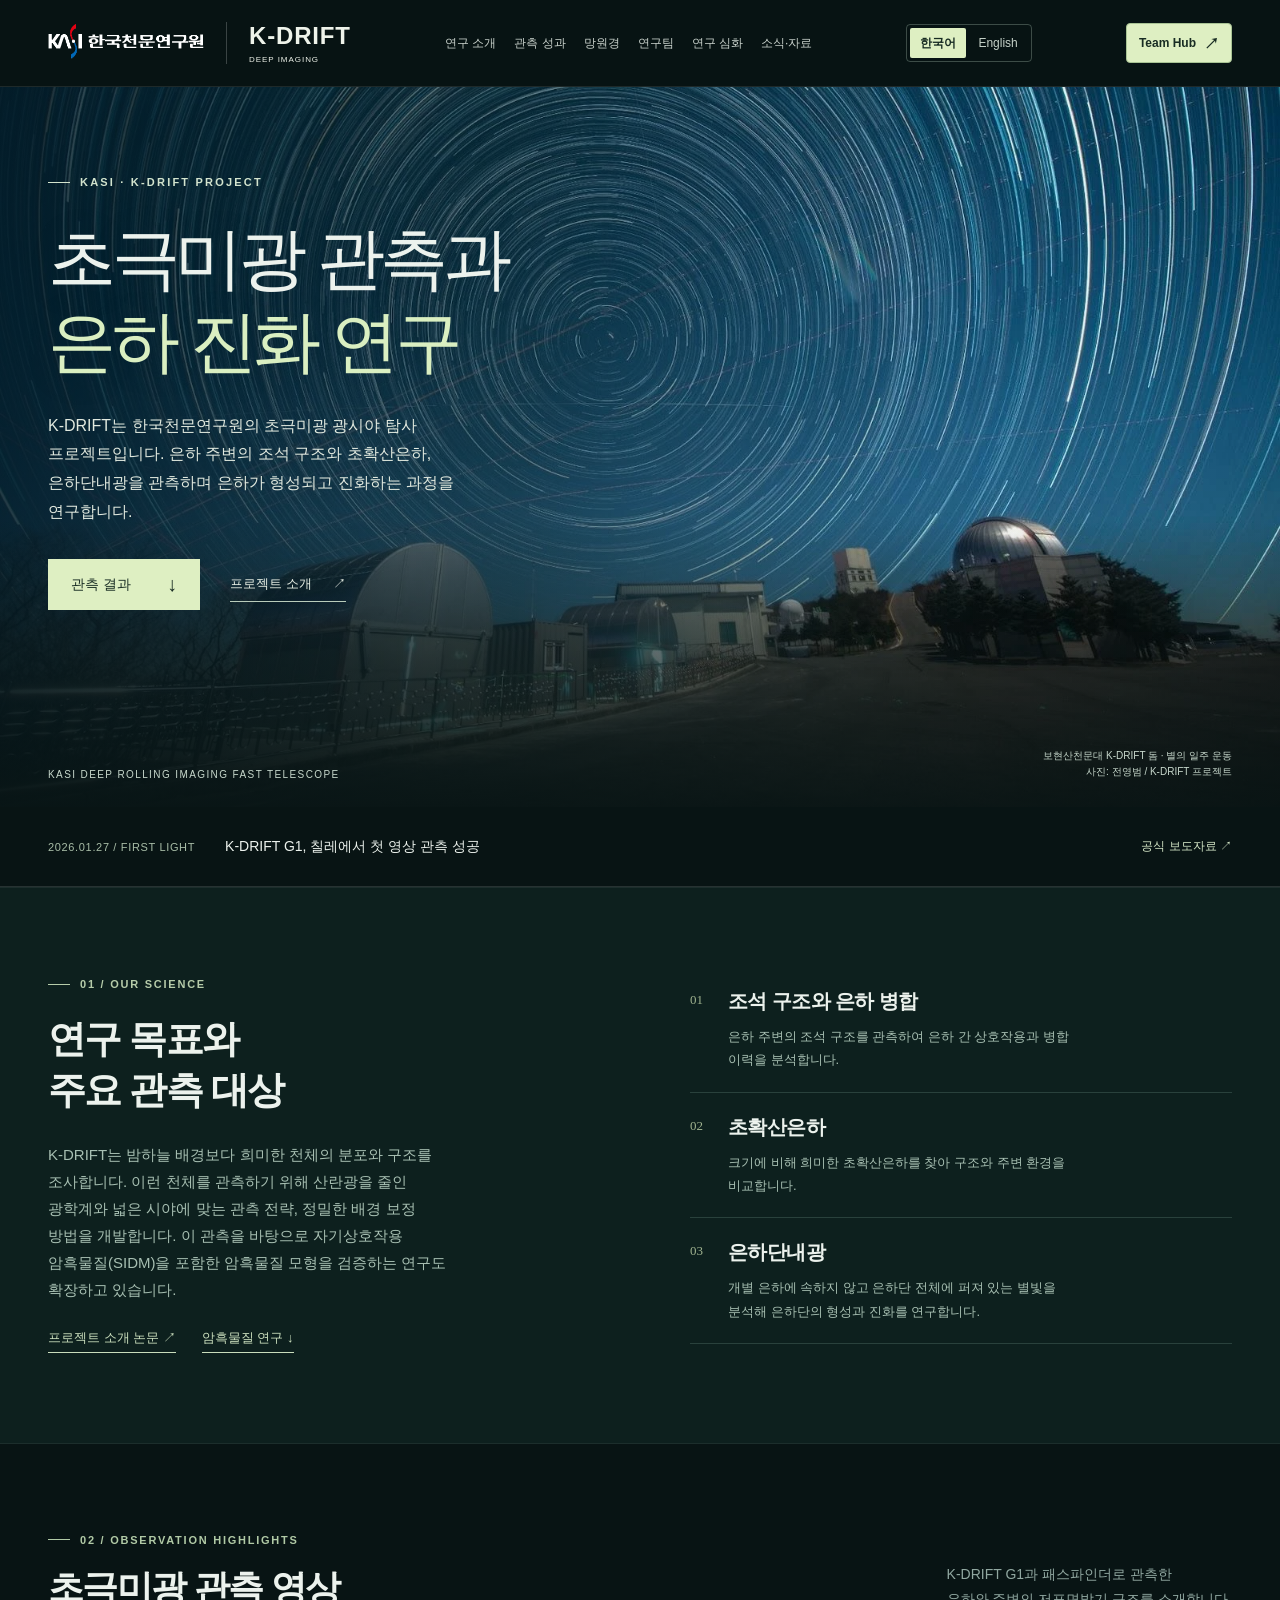
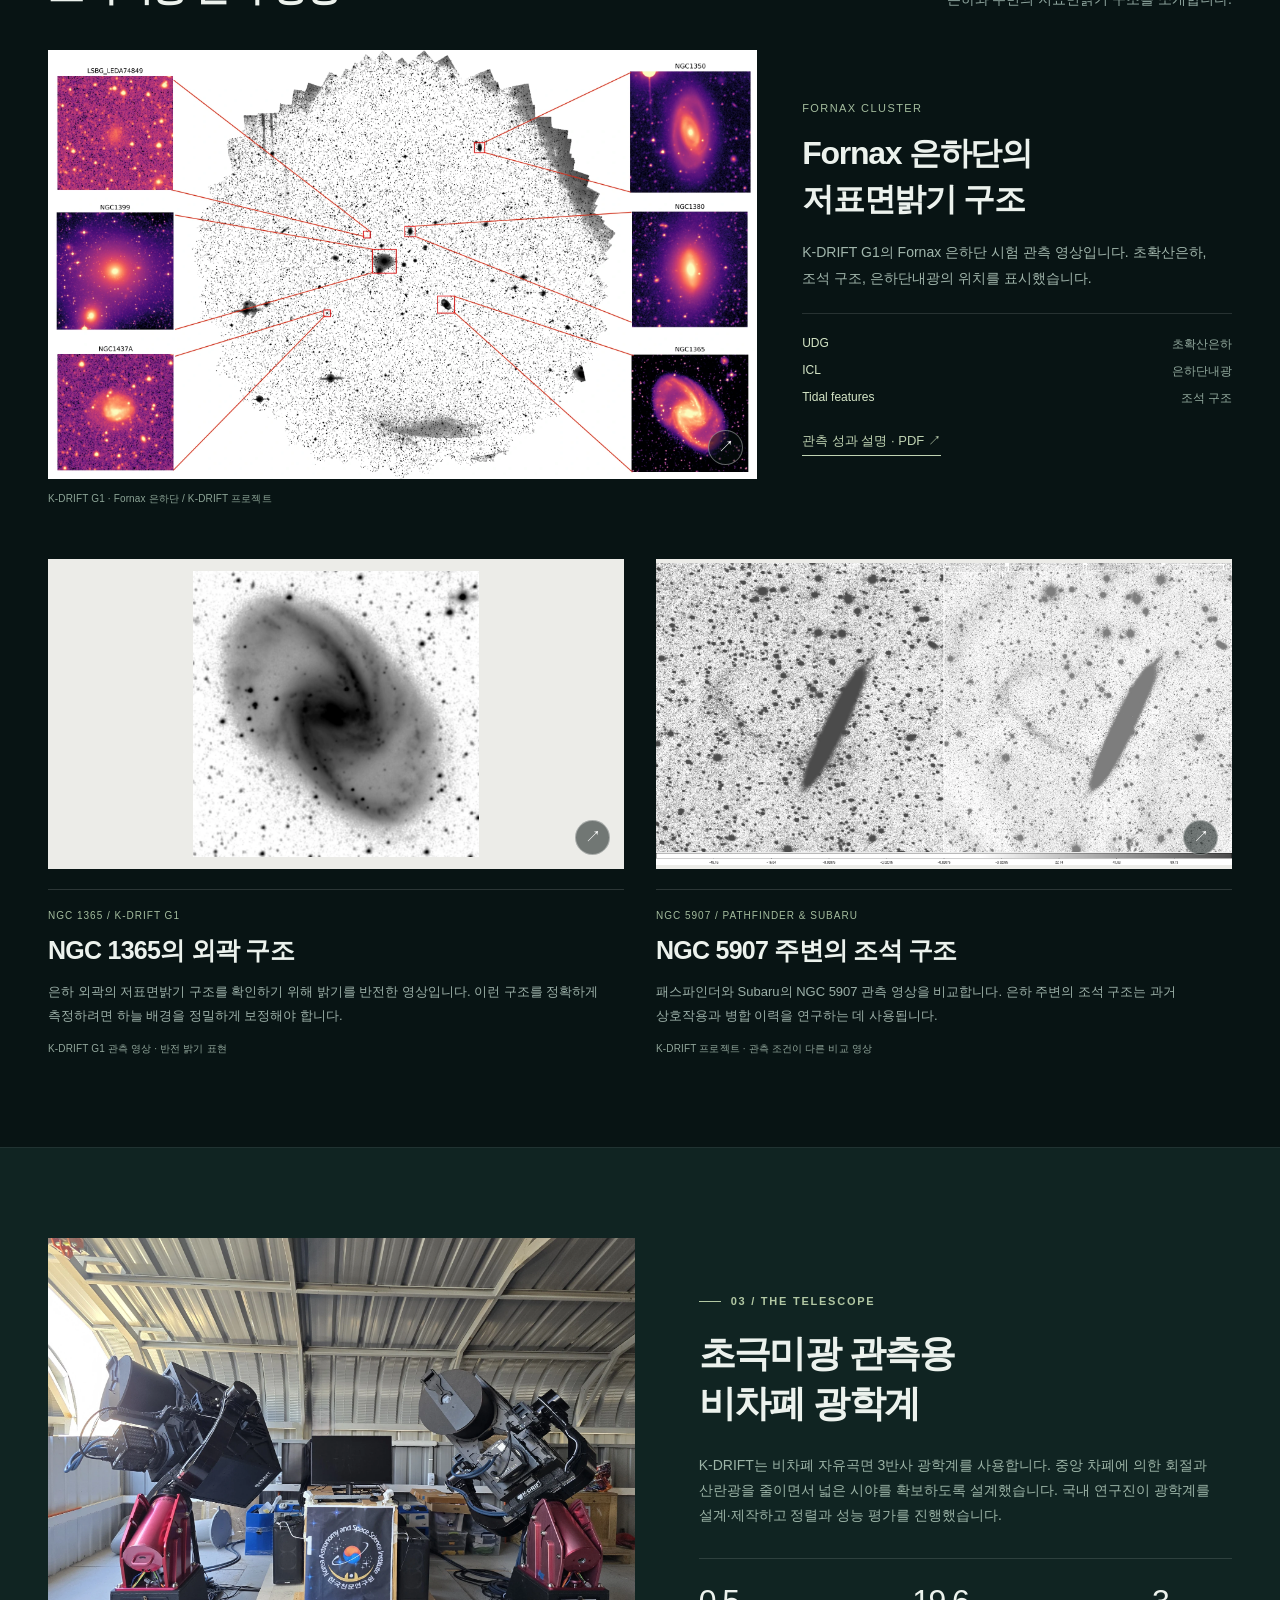
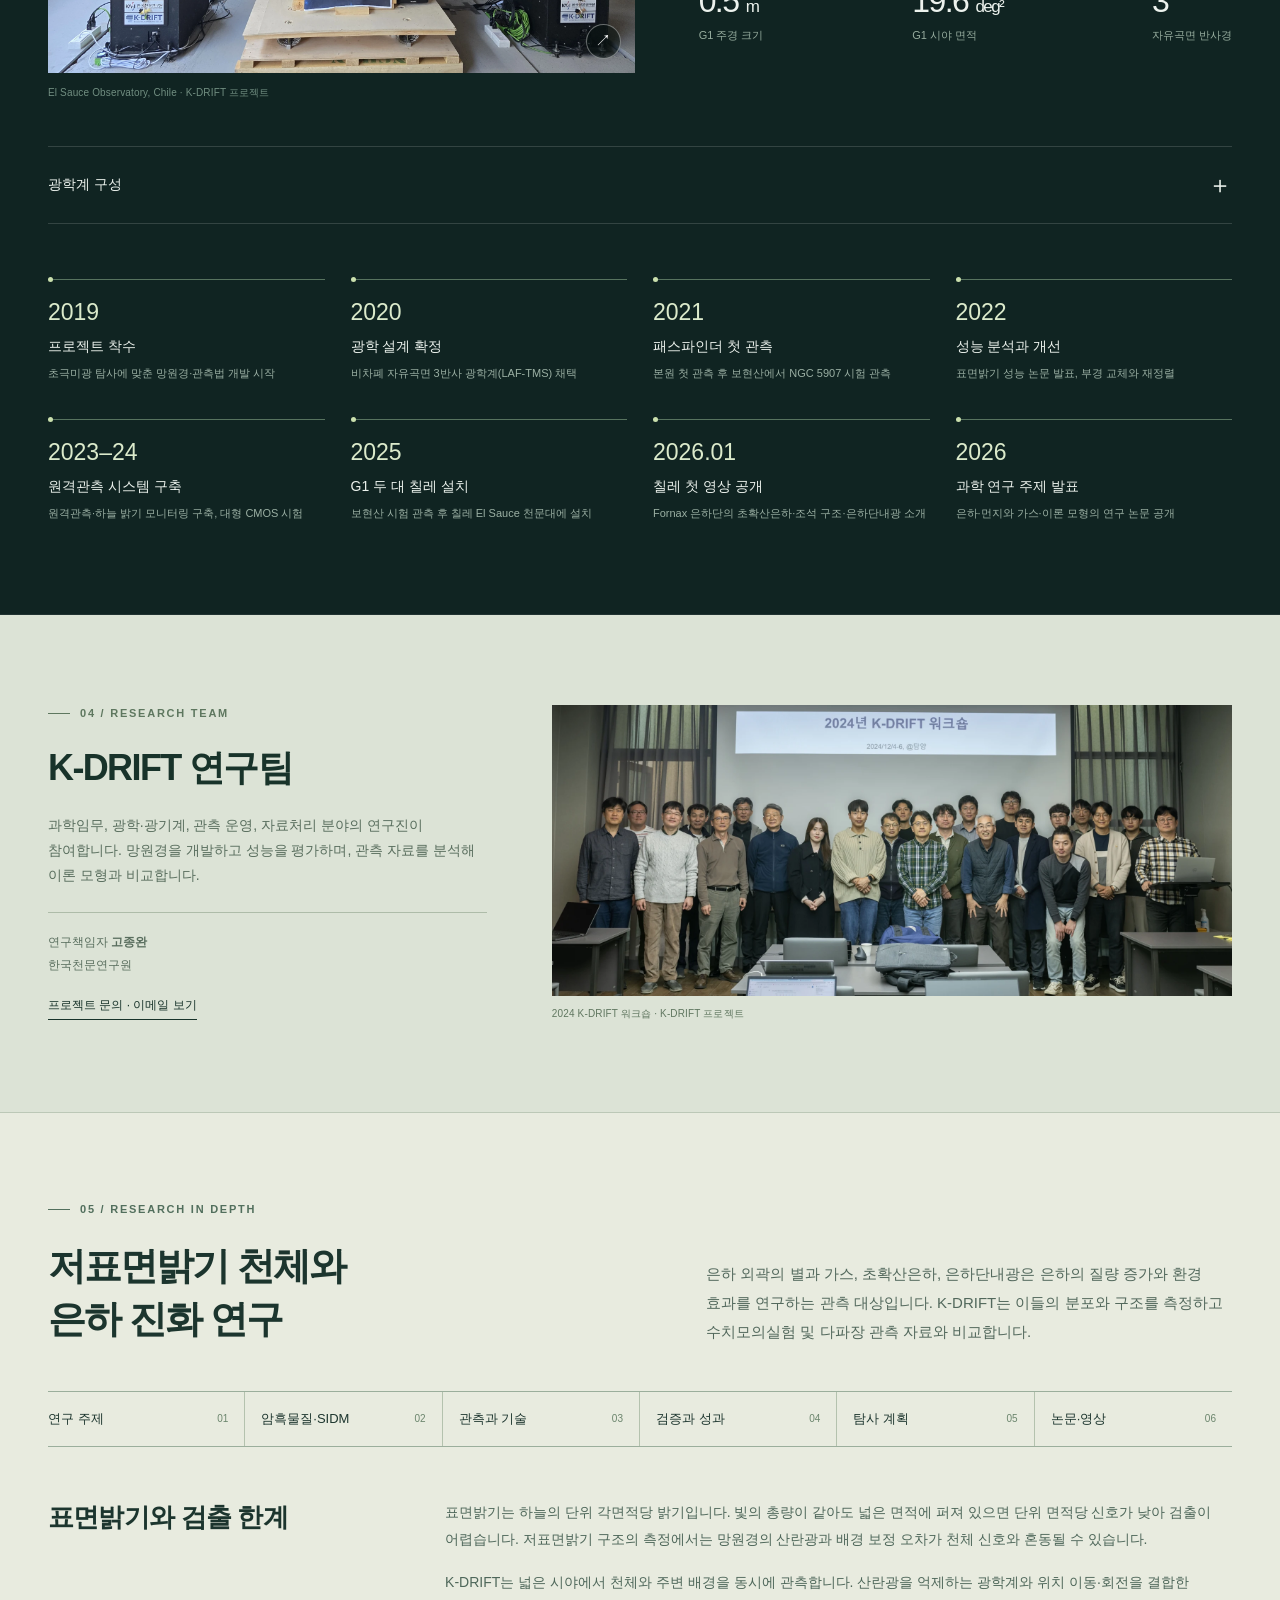
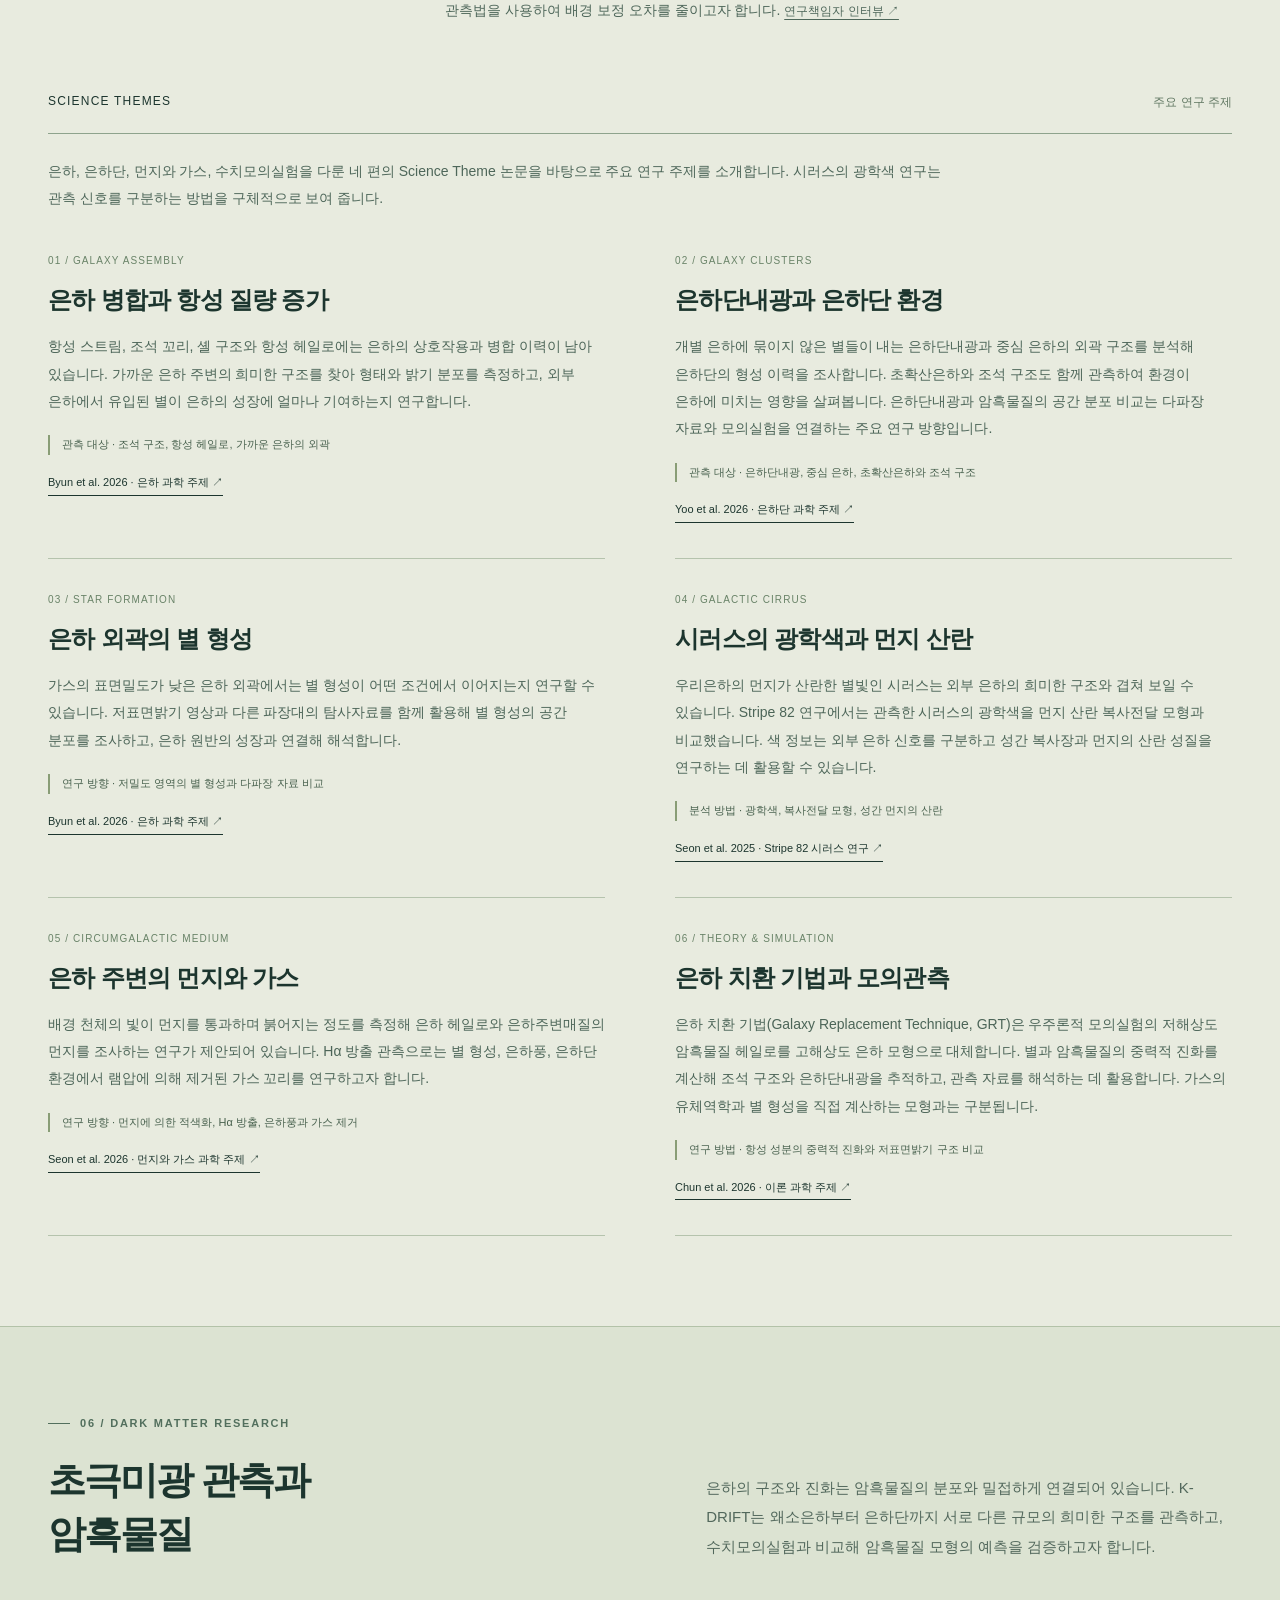
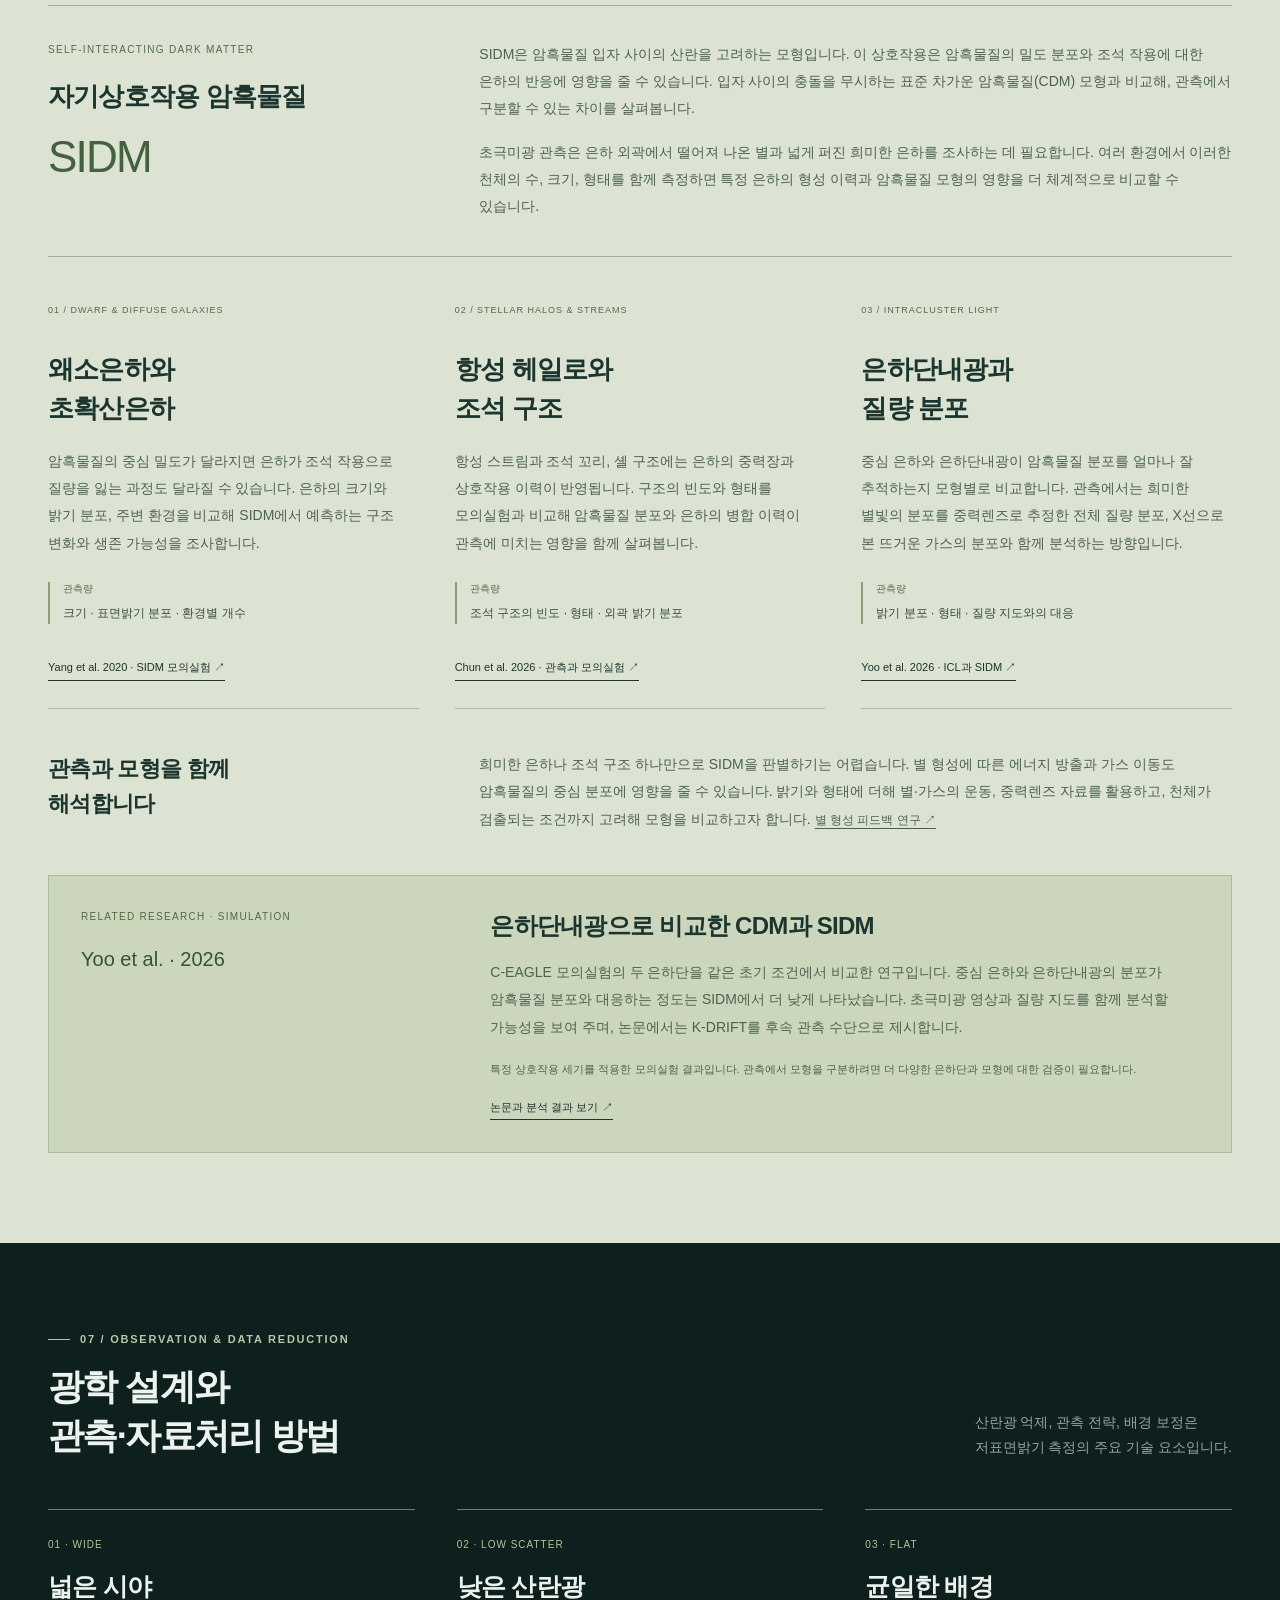
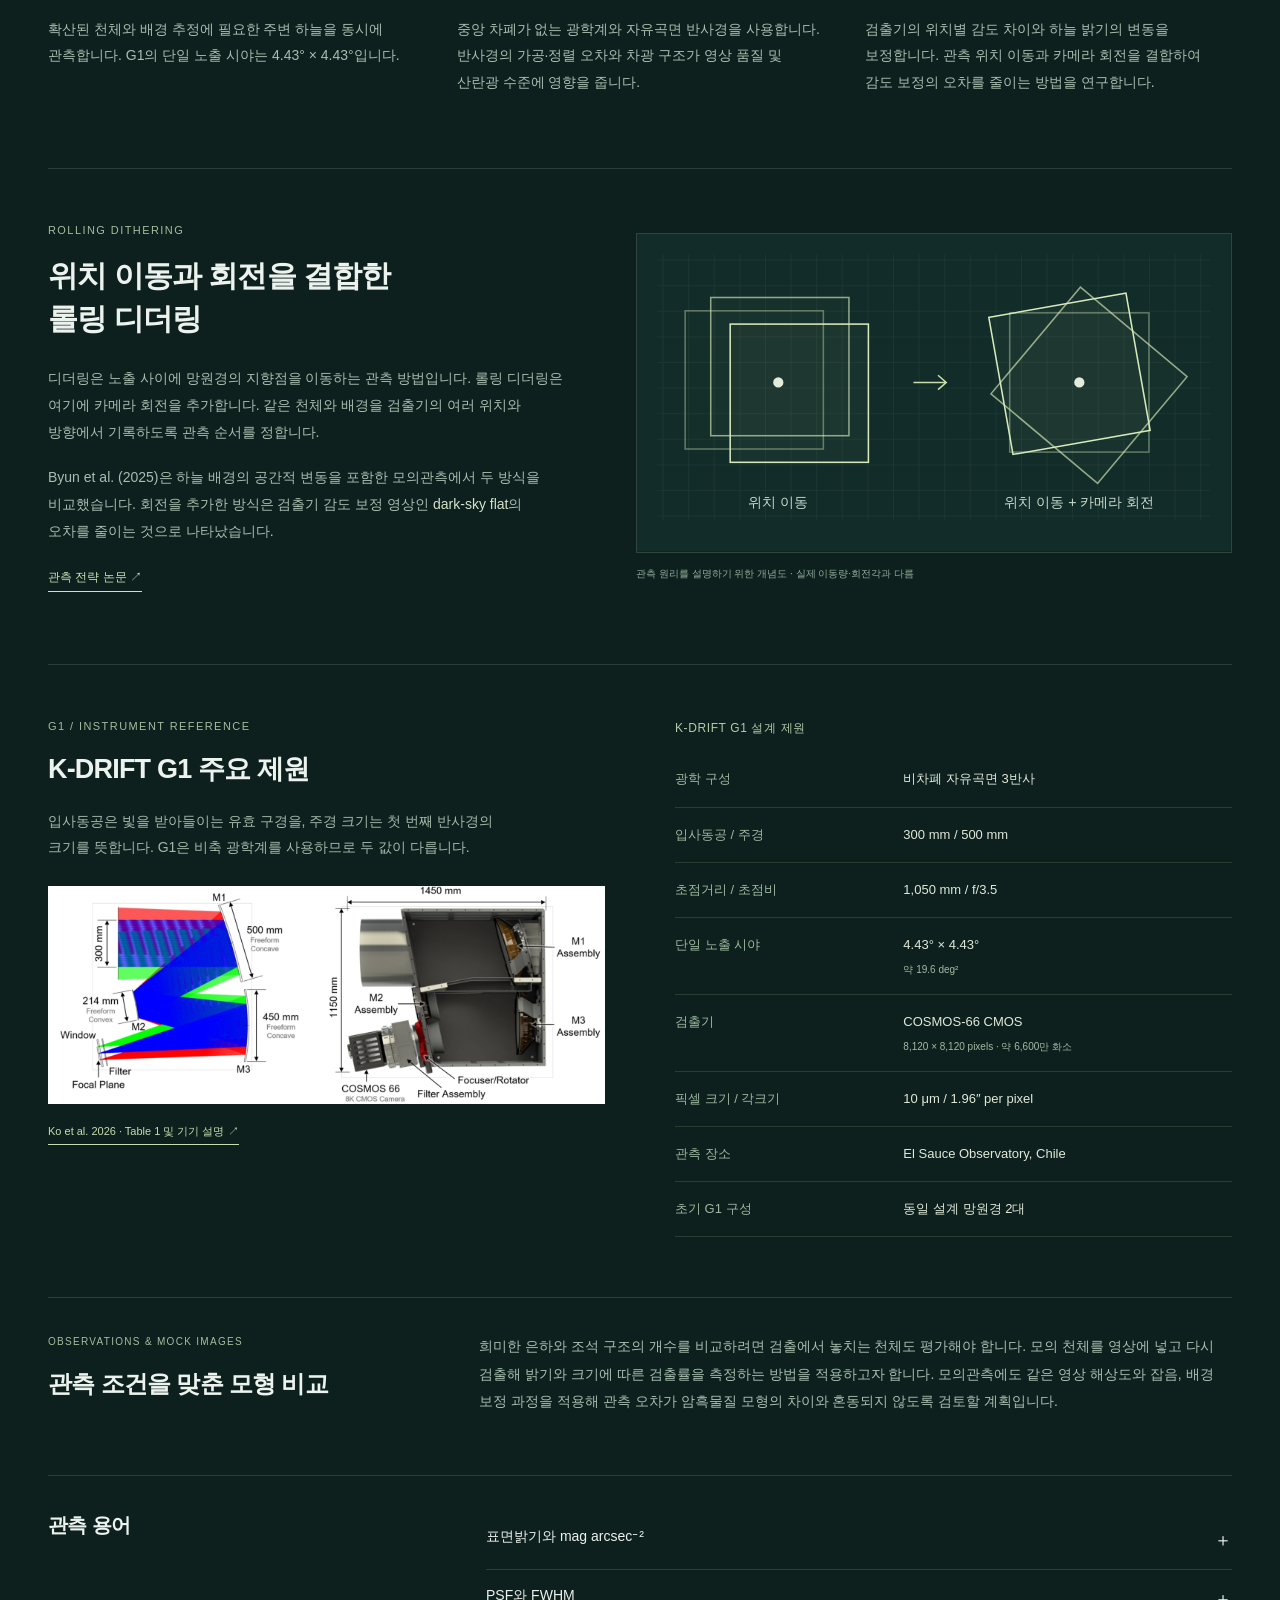
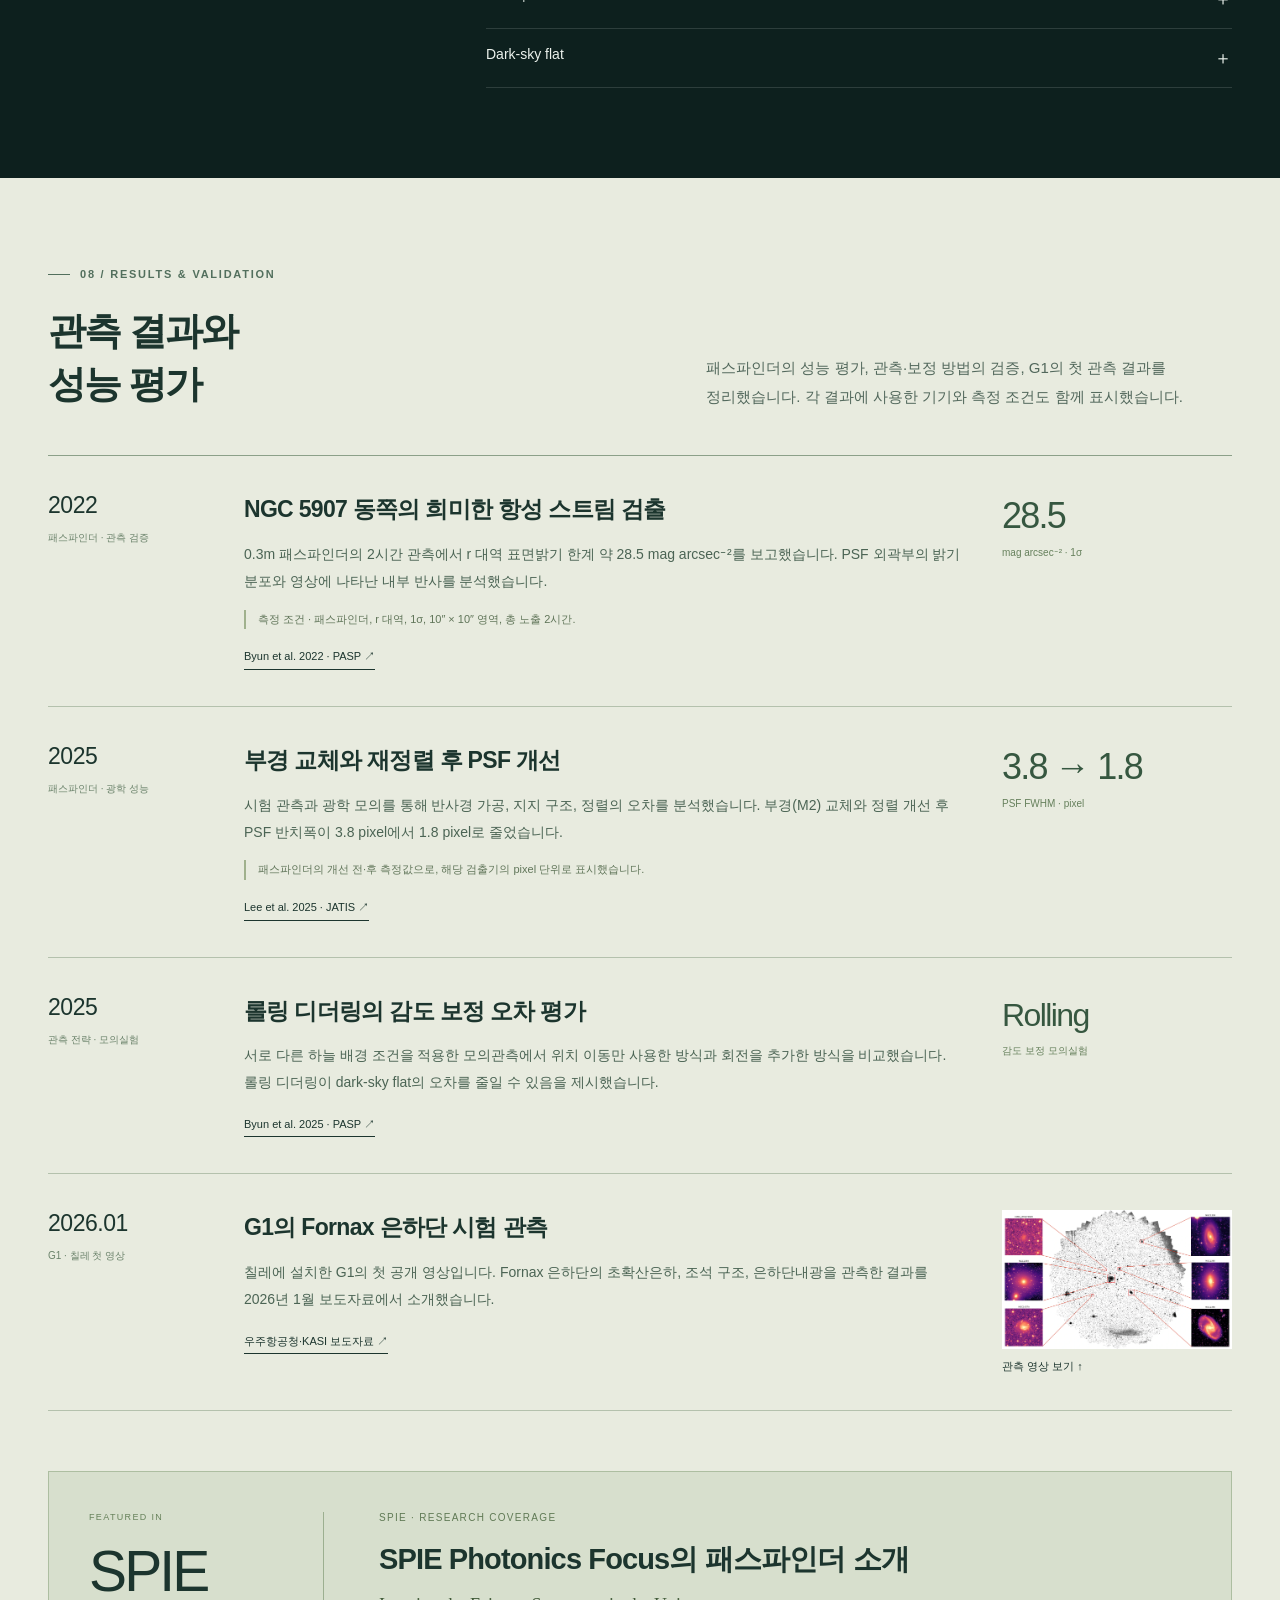
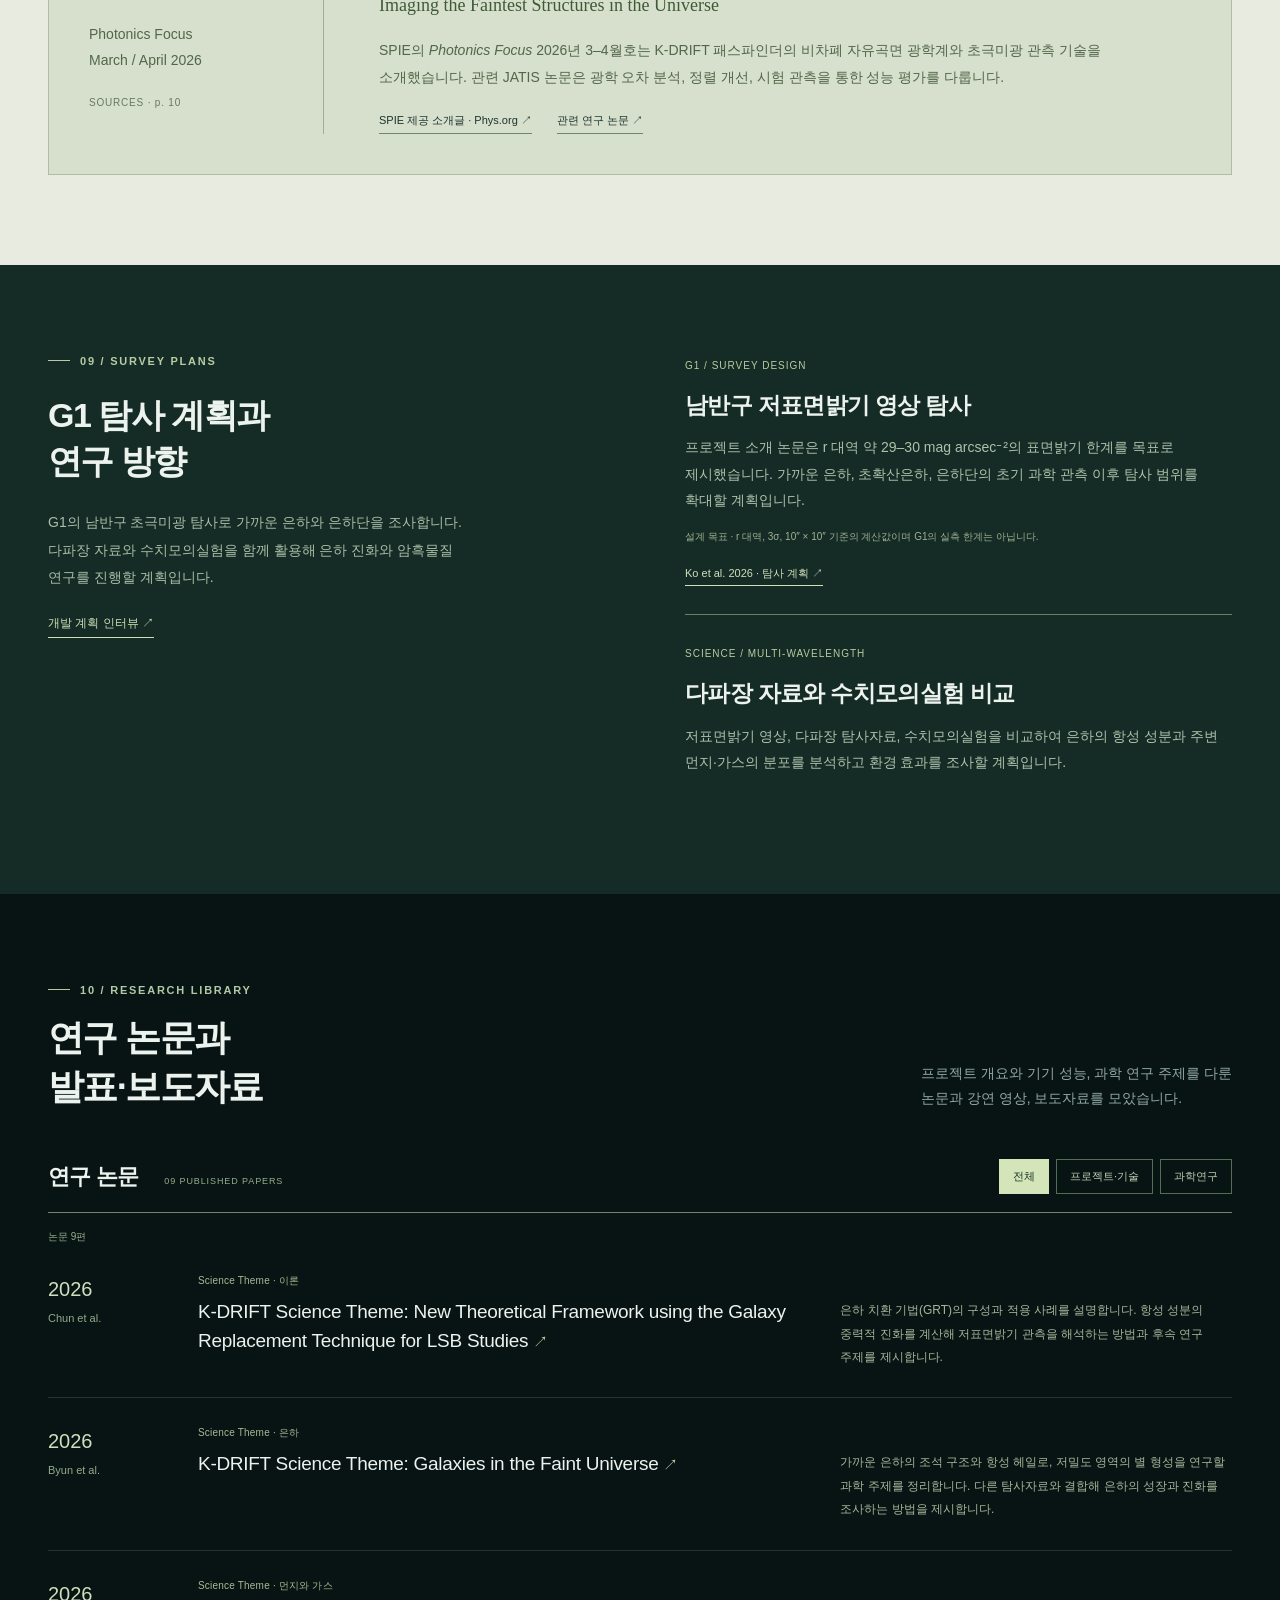
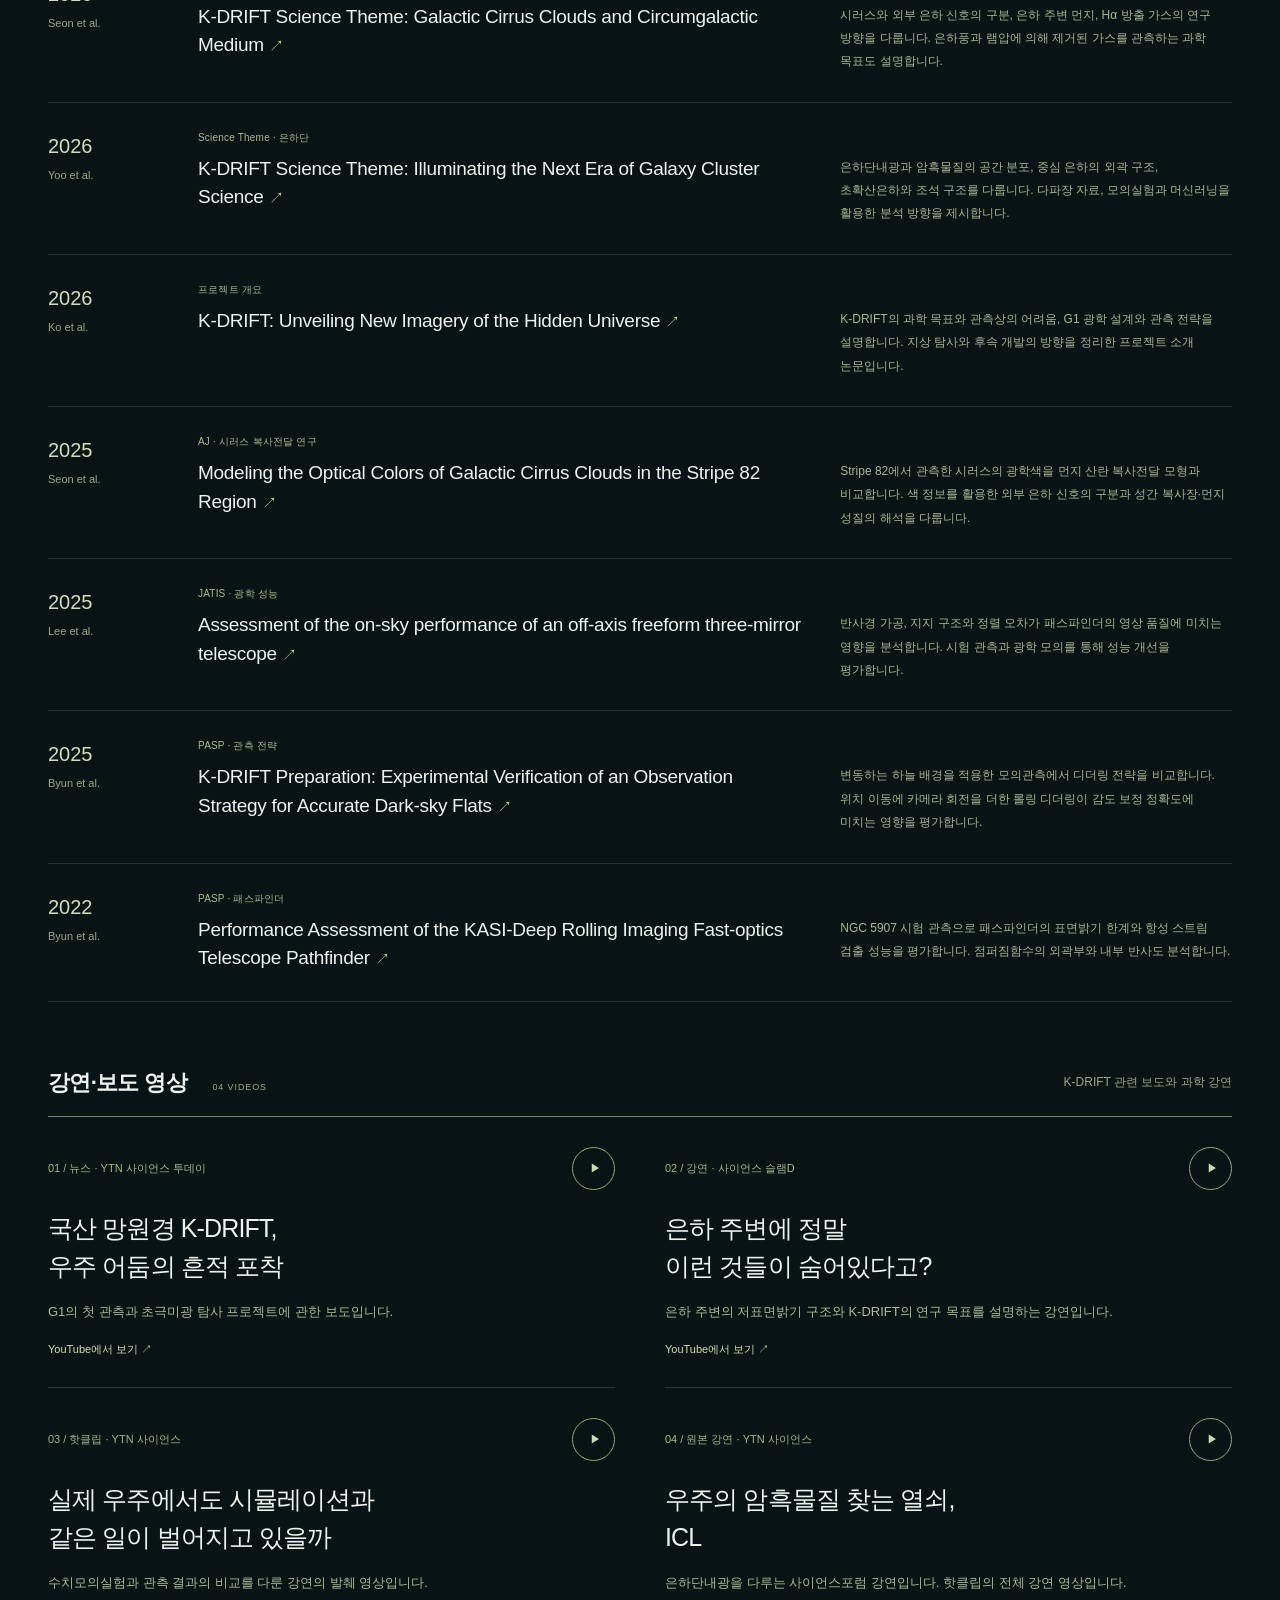
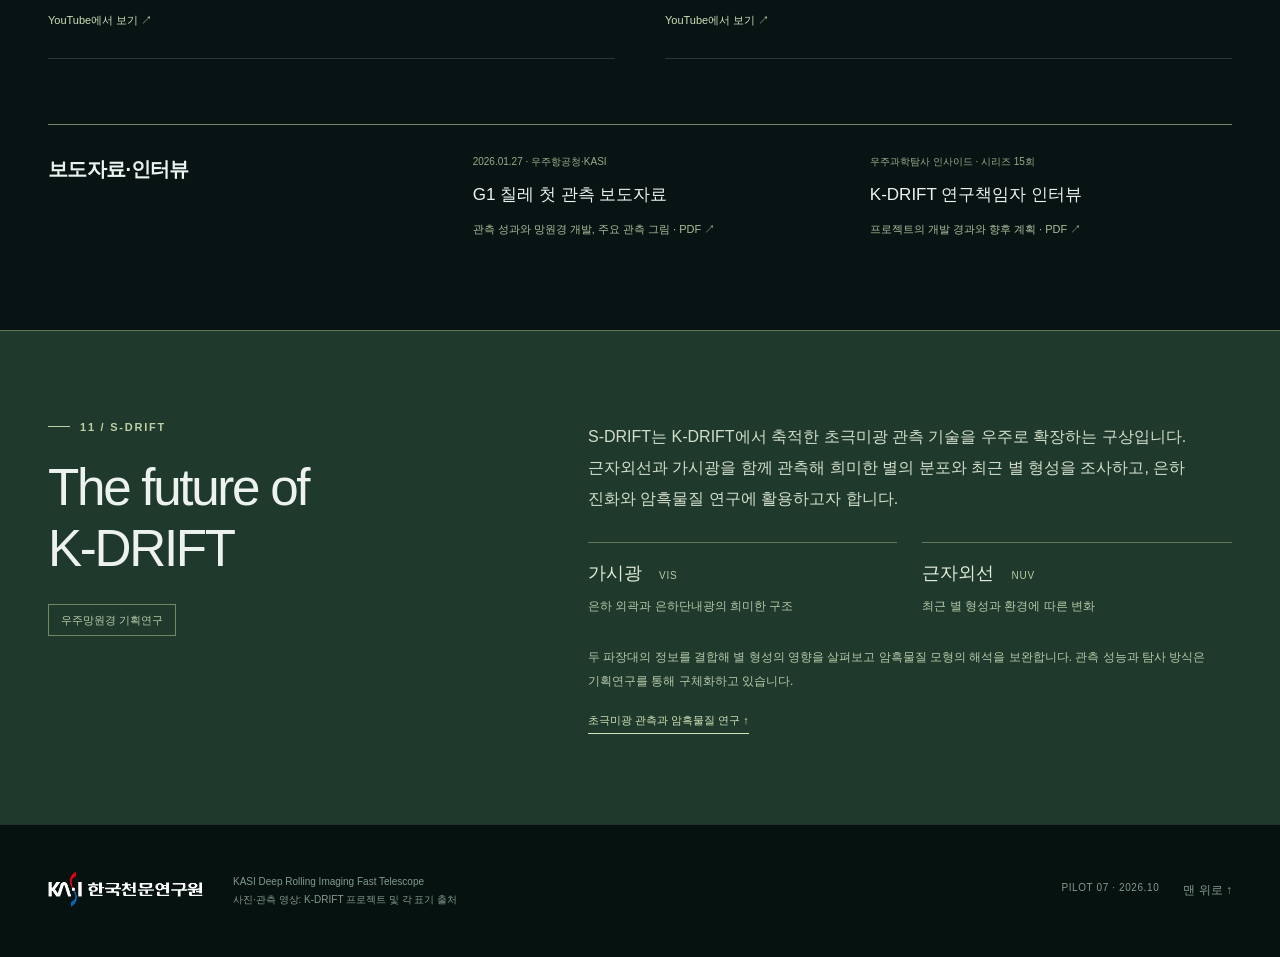
<file: a.html>
<!doctype html><html lang="ko"><head><meta charset="utf-8"><meta name="viewport" content="width=device-width,initial-scale=1"><meta http-equiv="refresh" content="0;url=./"><meta name="robots" content="noindex"><link rel="canonical" href="https://kasishongscience.github.io/kdrift/"><title>K-DRIFT 홈페이지로 이동</title></head><body><p><a href="./">선택된 K-DRIFT 홈페이지로 이동합니다.</a></p><script>location.replace('./'+location.hash);</script></body></html>
</file>
<file: shared.css>
*{box-sizing:border-box}html{scroll-behavior:smooth;scroll-padding-top:110px}body{margin:0;font-family:-apple-system,BlinkMacSystemFont,"Apple SD Gothic Neo","Noto Sans KR",Arial,sans-serif;word-break:keep-all;-webkit-font-smoothing:antialiased}a{color:inherit;text-decoration:none}button{font:inherit;color:inherit;cursor:pointer}img{display:block;max-width:100%;height:auto}figure,p,h1,h2,h3{margin:0}p{line-height:1.8}button,a{-webkit-tap-highlight-color:transparent}a:focus-visible,button:focus-visible{outline:3px solid #b07437;outline-offset:6px}button{border:0}::selection{background:#b9e2d5;color:#102b2b}.wrap{width:min(1200px,calc(100% - 96px));margin-inline:auto}.study-bar{min-height:36px;display:flex;align-items:center;justify-content:space-between;gap:16px;padding:8px 28px;background:#eaece8;color:#52605c;font-size:11px;letter-spacing:.08em}.study-bar>div{display:flex;align-items:center;gap:16px}.study-bar a{letter-spacing:0}.study-bar a[aria-current="page"]{font-weight:800;color:#183d37}.site-header{position:sticky;top:0;z-index:20}.nav{min-height:86px;display:flex;align-items:center;justify-content:space-between;gap:28px}.brand{display:flex;align-items:center;gap:10px;flex-shrink:0}.brand svg{width:33px;height:33px}.brand strong{font-size:23px;letter-spacing:.035em}.brand small{font-size:10px;letter-spacing:.16em;display:block;margin-top:3px}.nav-links{display:flex;align-items:center;gap:30px;font-size:13px}.nav-links a{padding:12px 0}.nav-links a:hover{opacity:.65}.menu-toggle{display:none;background:none;padding:12px 0;font-size:13px}.eyebrow{font-size:11px;letter-spacing:.16em;font-weight:600;display:flex;align-items:center;gap:10px}.eyebrow:before{content:"";display:block;width:22px;height:1px;background:currentColor}h1{letter-spacing:-.065em;line-height:1.22;font-weight:650}h2{font-size:36px;letter-spacing:-.045em;line-height:1.35;font-weight:600}h3{font-size:21px;line-height:1.45;letter-spacing:-.03em;font-weight:600}.section-heading{display:flex;justify-content:space-between;align-items:end;gap:28px;margin-bottom:38px}.section-heading .eyebrow{margin-bottom:18px}.section-heading>p{font-size:14px;max-width:380px}.button{display:inline-flex;gap:36px;align-items:center;justify-content:space-between;padding:16px 23px;font-size:14px;line-height:1.5}.button span{font-size:20px;line-height:1}.text-link{font-size:13px;border-bottom:1px solid;padding-bottom:5px;display:inline-block}.photo-credit{font-size:10px;line-height:1.6;letter-spacing:.015em}.section{padding-block:90px}.image-button{display:block;padding:0;width:100%;background:none;text-align:left;position:relative}.image-button:after{content:"↗";position:absolute;right:14px;bottom:14px;width:33px;height:33px;display:grid;place-items:center;border:1px solid #ffffff60;border-radius:50%;background:#07120f88;color:white}.image-button:hover img{opacity:.88}.image-button img{transition:opacity .2s}.footer{padding:35px 0}.footer .wrap{display:flex;justify-content:space-between;align-items:center;gap:24px}.footer small{font-size:11px;line-height:1.8}.footer-links{display:flex;gap:24px;font-size:12px}.skip-link{position:fixed;left:20px;top:-60px;padding:10px 18px;background:white;color:#102b2b;z-index:100}.skip-link:focus{top:12px}dialog{padding:52px 20px 24px;border:1px solid #ffffff30;background:#101615;color:white;width:min(1120px,94vw);max-height:94dvh}dialog::backdrop{background:#000d}dialog figure{display:grid;justify-items:center;gap:18px}dialog img{object-fit:contain;max-height:72dvh;width:auto;max-width:100%}dialog figcaption{font-size:13px;line-height:1.6;max-width:850px}.viewer-close{position:absolute;right:16px;top:12px;padding:7px 13px;background:#283632;color:white;font-size:12px}
@media(max-width:900px){.wrap{width:calc(100% - 48px)}.nav-links{gap:20px}.section{padding-block:65px}h2{font-size:30px}.section-heading{align-items:start}.study-bar>span{display:none}.study-bar{justify-content:center}}
@media(max-width:640px){html{scroll-padding-top:82px}.wrap{width:calc(100% - 40px)}.nav{min-height:70px}.brand strong{font-size:20px}.brand svg{width:29px;height:29px}.brand small{font-size:8px}.menu-toggle{display:block}.nav-links{position:absolute;top:70px;left:0;right:0;padding:18px 20px 24px;display:none;flex-direction:column;align-items:stretch;gap:4px;border-bottom:1px solid #7a8e8140}.nav-links.is-open{display:flex}.nav-links a{padding:12px}.section{padding-block:55px}.section-heading{display:block;margin-bottom:28px}.section-heading>p{margin-top:20px}.eyebrow{font-size:10px}.button{font-size:13px;padding:14px 18px}.study-bar{padding-inline:12px;font-size:10px;min-height:34px}.study-bar>div{gap:18px}.footer .wrap{flex-direction:column;align-items:flex-start}.footer-links{flex-wrap:wrap}h2{font-size:28px}h3{font-size:20px}}
@media(prefers-reduced-motion:reduce){html{scroll-behavior:auto}*{transition:none!important}}
</file>
<file: d.css>
body{background:#081414;color:#ecf2ed}.study-bar{background:#142323;color:#9aacaa}.study-bar a[aria-current="page"]{color:#d2edb4}.site-header{background:#081414ed;backdrop-filter:blur(15px);border-bottom:1px solid #ffffff18}.brand{color:#eef3ea}.nav-links{color:#c9d2cc}.hero{min-height:690px;position:relative;isolation:isolate;display:flex;align-items:center;background:#0d282d;overflow:hidden}.hero>img{position:absolute;inset:0;width:100%;height:100%;object-fit:cover;object-position:50% 52%;z-index:-3}.hero:before{content:"";position:absolute;inset:0;background:linear-gradient(90deg,#031b26db 0%,#061e2288 40%,#051b1905 78%);z-index:-2}.hero:after{content:"";position:absolute;inset:0;background:linear-gradient(0deg,#081414e8,transparent 40%);z-index:-1}.hero-content{padding-top:32px;padding-bottom:132px}.hero .eyebrow{color:#d3e4ce;letter-spacing:.2em}.hero h1{font-size:clamp(50px,5.3vw,78px);margin-top:30px;font-weight:550;max-width:700px;text-shadow:0 2px 30px #06202a40}.hero h1 em{font-style:normal;color:#daefc1}.hero .intro{font-size:16px;color:#e1e9df;margin-top:28px;max-width:430px}.hero .button{background:#deefc2;color:#182c23;margin-top:32px;padding:15px 23px}.hero-bottom{position:absolute;bottom:27px;left:0;right:0;display:flex;justify-content:space-between;align-items:end;color:#c7d8cc}.hero-bottom span{font-size:10px;letter-spacing:.14em}.hero-bottom .photo-credit{text-align:right;letter-spacing:0}.lead-strip{border-bottom:1px solid #ffffff20;padding:27px 0}.lead-strip .wrap{display:flex;align-items:center;gap:30px;justify-content:space-between}.lead-strip time{font-size:11px;color:#a8bda7;letter-spacing:.06em}.lead-strip p{font-size:14px;flex:1}.lead-strip a{font-size:12px;color:#d6e8c8;white-space:nowrap}.section-heading>p{color:#91a8a1}.section-heading .eyebrow{color:#b1caa6}.gallery{padding-top:90px}.gallery-grid{display:grid;grid-template-columns:1.4fr 1fr;gap:25px;align-items:start}.gallery figure{min-width:0}.gallery .main-image{background:#f2f1ea}.gallery .main-image img{width:100%;aspect-ratio:1.755;object-fit:contain}.gallery .secondary-image{background:#ddd}.gallery .secondary-image img{width:100%;aspect-ratio:1.755;object-fit:contain}.gallery-caption{padding-top:20px;border-top:1px solid #ffffff25;margin-top:20px}.gallery-caption .small-label{font-size:10px;color:#a4bd9e;letter-spacing:.1em;display:block;margin-bottom:11px}.gallery-caption h3{font-size:24px}.gallery-caption p{font-size:13px;color:#9cb0a8;margin-top:12px}.gallery-caption .photo-credit{font-size:10px;color:#6e8d81;margin-top:14px}.mission{background:#102422;border-block:1px solid #ffffff10}.mission-grid{display:grid;grid-template-columns:1fr 1fr;gap:90px}.mission .eyebrow{color:#b6ccaa;margin-bottom:24px}.mission h2{font-size:40px}.mission p{font-size:15px;color:#a7bfb2;margin-top:24px;max-width:410px}.mission-list{display:flex;flex-direction:column;justify-content:center}.mission-item{padding:20px 0;border-bottom:1px solid #7ca59340;display:flex;gap:25px;align-items:start}.mission-item:first-child{padding-top:0}.mission-item>span{font-family:Georgia,serif;font-size:13px;color:#9fb28f;padding-top:5px}.mission-item h3{font-size:20px}.mission-item p{font-size:13px;margin-top:9px;max-width:360px}.instruments{display:grid;grid-template-columns:1.1fr 1fr;gap:65px;align-items:center}.instruments figure img{width:100%;aspect-ratio:1.35;object-fit:cover}.instruments figcaption{margin-top:12px;color:#718e81}.instruments .eyebrow{color:#b2c8a4;margin-bottom:22px}.instruments h2{font-size:37px}.instruments p{color:#9bb3a6;font-size:14px;margin-top:24px}.specs{display:flex;gap:38px;border-top:1px solid #ffffff20;margin-top:30px;padding-top:24px}.specs strong{display:block;font-size:30px;font-weight:400;letter-spacing:-.05em}.specs small{font-size:11px;color:#96ac9e;display:block;margin-top:8px}.people{position:relative;background:#dce3d6;color:#18332a}.people-layout{display:grid;grid-template-columns:1fr 1.3fr;gap:65px;align-items:center}.people .eyebrow{color:#5e775f;margin-bottom:25px}.people p{font-size:14px;color:#596e5e;margin-top:20px}.people .people-lead{border-top:1px solid #aebca9;margin-top:24px;padding-top:18px;font-size:12px}.people figure img{width:100%;aspect-ratio:1.65;object-fit:cover}.people figcaption{margin-top:10px;color:#607760}.downloads{display:flex;align-items:center;justify-content:space-between;gap:30px;padding-block:50px}.downloads .eyebrow{color:#93ac97;margin-bottom:13px}.downloads h2{font-size:26px}.download-links{display:flex;gap:28px;flex-wrap:wrap}.download-links a{font-size:13px;border-bottom:1px solid #7b9984;padding-bottom:7px}.footer{border-top:1px solid #ffffff20;color:#829b8e}.footer strong{display:block;color:#d4e5d8;font-size:18px;margin-bottom:5px}
@media(min-width:1550px){.hero{min-height:760px}}
@media(max-width:900px){.hero{min-height:670px}.hero h1{font-size:60px}.hero>img{object-position:58% 50%}.mission-grid{gap:40px}.mission h2{font-size:33px}.instruments,.people-layout{gap:35px}.instruments h2{font-size:31px}.downloads{align-items:start;flex-direction:column}}
@media(max-width:640px){.nav-links{background:#0a1918}.hero{min-height:680px;align-items:start}.hero>img{object-position:55% 50%}.hero:before{background:linear-gradient(90deg,#061c29c9,#061a2440)}.hero:after{background:linear-gradient(0deg,#081414ee,transparent 55%)}.hero-content{padding-top:62px;padding-bottom:130px}.hero h1{font-size:43px;line-height:1.3;margin-top:24px}.hero .intro{font-size:14px;margin-top:22px;max-width:300px}.hero .button{margin-top:27px}.hero-bottom{bottom:22px;display:block}.hero-bottom .photo-credit{text-align:left;margin-top:14px;font-size:9px}.hero-bottom span{font-size:9px}.lead-strip{padding:22px 0}.lead-strip .wrap{display:grid;grid-template-columns:1fr auto;gap:9px 15px}.lead-strip time{grid-column:1/-1}.lead-strip p{font-size:13px}.lead-strip a{font-size:11px}.gallery{padding-top:55px}.gallery-grid{grid-template-columns:1fr;gap:35px}.gallery-caption{margin-top:15px;padding-top:15px}.gallery-caption h3{font-size:22px}.mission-grid,.instruments,.people-layout{grid-template-columns:1fr;gap:32px}.mission h2{font-size:31px}.mission p{font-size:14px}.mission-list{margin-top:10px}.instruments figure{order:2}.instruments h2{font-size:30px}.specs{gap:40px}.specs strong{font-size:27px}.people figure img{aspect-ratio:1.5}.downloads{padding-block:40px}.download-links{gap:22px}.download-links a{font-size:12px}}
</file>
<file: pilot.css>
/* Pilot 01: selected D direction with official KASI identity. */
.brand{gap:22px}
.brand .kasi-logo{width:156px;height:auto;flex-shrink:0}
.project-wordmark{border-left:1px solid #ffffff35;padding-left:22px}
.brand strong{font-size:24px}
.brand small{font-size:8px;letter-spacing:.12em;margin-top:5px}
.nav-links{gap:25px}
.hero{min-height:720px}
.hero-content{padding-bottom:140px}
.hero h1{max-width:850px}
.hero-actions{display:flex;align-items:center;gap:30px;margin-top:32px}
.hero-actions .button{margin-top:0}
.hero-secondary{font-size:13px;color:#e7eee4;border-bottom:1px solid #b9ccbb;padding-block:8px}
.hero-secondary span{margin-left:18px}
.science-link{margin-top:26px;color:#c9ddbc}
.mission{background:#0d201e}
.mission-grid{gap:100px}
.mission h2{font-size:38px}
.small-label{display:block;font-size:11px;color:#a4bd9e;letter-spacing:.13em}
.observation-feature{display:grid;grid-template-columns:minmax(0,1.65fr) minmax(250px,1fr);align-items:center;gap:45px}
.observation-feature figure{min-width:0}
.observation-feature .image-button{background:#f3f3ee}
.observation-feature img{width:100%;height:auto}
.observation-feature figcaption{margin-top:12px;color:#8ca496}
.observation-story h3{font-size:32px;letter-spacing:-.04em;margin-top:16px}
.observation-story>p{font-size:14px;color:#a1b6ac;margin-top:18px}
.observation-story .text-link{color:#c0d3b3;margin-top:25px}
.image-legend{display:grid;gap:10px;margin-top:22px;padding-top:22px;border-top:1px solid #ffffff20}
.image-legend>span{display:flex;justify-content:space-between;gap:20px;font-size:12px;color:#d4e5c6}
.image-legend small{font-size:12px;color:#94ab9f}
.observation-pair{display:grid;grid-template-columns:1fr 1fr;gap:32px;margin-top:52px}
.observation-card{min-width:0}
.observation-card .image-button{height:310px;background:#ecece8}
.observation-card img{width:100%;height:100%;object-fit:contain}
.observation-card .galaxy-image img{padding:12px}
.observation-card .gallery-caption h3{font-size:25px}
.gallery-caption .photo-credit{color:#91a69b}
.instrument-section{background:#102422;border-block:1px solid #ffffff12}
.instruments{gap:64px}
.instruments>div>p{font-size:14px}
.specs{justify-content:space-between;gap:18px}
.specs strong{font-size:32px;white-space:nowrap}
.specs strong span{font-size:17px}
.optics-detail{border-block:1px solid #ffffff25;margin-top:45px}
.optics-detail summary{display:flex;align-items:center;justify-content:space-between;gap:18px;cursor:pointer;padding:22px 0;font-size:14px;list-style:none}
.optics-detail summary::-webkit-details-marker{display:none}
.optics-detail summary span{font-size:24px;font-weight:300;transition:transform .2s}
.optics-detail[open] summary span{transform:rotate(45deg)}
.optics-detail summary:focus-visible{outline:3px solid #bad1a6;outline-offset:4px}
.optics-content{display:grid;grid-template-columns:1.5fr 1fr;gap:30px;align-items:center;padding:4px 0 28px}
.optics-content img{background:white;padding:12px}
.optics-content p{font-size:13px;color:#a0b6aa}
.milestones{display:grid;grid-template-columns:repeat(4,1fr);list-style:none;padding:0;margin:55px 0 0;gap:26px}
.milestones li{padding-top:19px;border-top:1px solid #57735f;position:relative}
.milestones li:before{content:"";width:5px;height:5px;border-radius:50%;background:#cbe0ae;position:absolute;top:-3px;left:0}
.milestones time{font-size:23px;font-weight:400;color:#dbeacb;display:block}
.milestones strong{font-size:14px;display:block;margin-top:12px;font-weight:500}
.milestones p{font-size:11px;color:#9aafa3;margin-top:8px}
.people-layout{grid-template-columns:1fr 1.55fr}
.people figure img{aspect-ratio:auto;object-fit:contain}
.people .people-lead{line-height:1.9}
.people .text-link{margin-top:20px;font-size:12px}
.resources-grid{display:grid;grid-template-columns:1fr 1fr;gap:65px}
.group-heading{display:flex;align-items:center;justify-content:space-between;gap:16px;font-size:17px;padding-bottom:20px;border-bottom:1px solid #769183}
.group-heading>span{font-size:9px;letter-spacing:.1em;color:#8ba590}
.paper{display:block;padding:24px 0;border-bottom:1px solid #ffffff20}
.paper-meta{font-size:11px;color:#9ab29c}
.paper h4{font-size:22px;line-height:1.4;font-weight:450;margin:12px 0 10px;letter-spacing:-.025em;word-break:normal}
.paper p{font-size:13px;color:#94aca0}
.resource-action{font-size:11px;color:#ccdfb8;display:block;margin-top:17px}
.paper:hover h4,.video-link:hover h4{text-decoration:underline;text-underline-offset:5px}
.video-link{display:flex;align-items:center;gap:24px;padding:25px 0;border-bottom:1px solid #ffffff20}
.play-icon{display:grid;place-items:center;width:48px;height:48px;flex-shrink:0;border:1px solid #8fa881;border-radius:50%;font-size:13px;color:#c9ddb5;padding-left:3px}
.video-link small{font-size:11px;color:#9cb49e}
.video-link h4{font-size:20px;line-height:1.45;font-weight:450;margin:10px 0 0;letter-spacing:-.03em}
.video-link .resource-action{margin-top:12px}
.document-links{padding-top:18px}
.document-links a{display:flex;gap:15px;justify-content:space-between;font-size:12px;padding:13px 0;line-height:1.7;color:#adbfb1}
.document-links span{white-space:nowrap;color:#c4d4bb}
.footer{background:#061210}
.footer-identity{display:flex;align-items:center;gap:30px}
.footer-identity img{width:155px;height:auto}
.footer-identity small{font-size:10px}
.footer-links>span{font-size:10px;letter-spacing:.06em}
.photo-credit{font-size:10px}
@media(min-width:1500px){.hero{min-height:760px}
}
@media(max-width:1100px){.brand{gap:16px}
.brand .kasi-logo{width:136px}
.project-wordmark{padding-left:16px}
.brand strong{font-size:21px}
.nav-links{gap:19px;font-size:12px}
.observation-feature{gap:30px;grid-template-columns:1.35fr 1fr}
.observation-story h3{font-size:28px}
.instruments{gap:38px}
.resources-grid{gap:38px}
.mission-grid{gap:55px}
}
@media(max-width:800px){.nav{min-height:76px}
.menu-toggle{display:block;font-size:13px}
.nav-links{position:absolute;top:76px;left:0;right:0;padding:18px 24px 24px;background:#0a1918;display:none;flex-direction:column;align-items:stretch;gap:4px;border-bottom:1px solid #7a8e8140}
.nav-links.is-open{display:flex}
.nav-links a{padding:12px}
.observation-feature{grid-template-columns:1fr;gap:25px}
.observation-story h3 br{display:none}
.observation-story{max-width:630px}
.image-legend{grid-template-columns:repeat(3,1fr);gap:24px}
.image-legend>span{display:block}
.image-legend small{display:block;margin-top:8px}
.mission h2{font-size:31px}
.mission-grid{gap:30px}
.instruments{grid-template-columns:1fr}
.instruments figure{order:2}
.instruments>div>p{max-width:600px}
.specs{justify-content:start;gap:55px}
.people-layout{grid-template-columns:1fr;gap:32px}
.people-layout>div{max-width:580px}
.observation-card .image-button{height:250px}
.resources-grid{gap:30px}
.group-heading{display:block}
.group-heading>span{display:block;margin-top:8px}
.footer .wrap{align-items:start}
.footer-identity{flex-direction:column;align-items:start;gap:8px}
.footer-links{flex-direction:column;gap:12px}
}
@media(max-width:640px){html{scroll-padding-top:90px}
.nav{min-height:72px}
.nav-links{top:72px}
.brand{gap:13px}
.brand .kasi-logo{width:125px}
.project-wordmark{padding-left:13px}
.brand strong{font-size:19px}
.brand small{font-size:6px;letter-spacing:.08em}
.menu-toggle{font-size:12px}
.hero{min-height:700px}
.hero-content{padding-top:54px;padding-bottom:145px}
.hero h1{font-size:43px}
.hero .intro{font-size:14px;line-height:1.9}
.hero-actions{gap:24px;align-items:start;flex-direction:column;margin-top:28px}
.hero-actions .button{margin-top:0}
.hero-secondary{font-size:12px;padding-block:0 6px}
.hero-bottom{bottom:23px}
.hero-bottom>span{font-size:8px}
.hero-bottom .photo-credit{font-size:9px}
.mission-grid{grid-template-columns:1fr;gap:30px}
.mission h2{font-size:30px}
.mission p{font-size:14px}
.science-link{font-size:12px}
.mission-list{margin-top:0}
.lead-strip .wrap{grid-template-columns:1fr}
.lead-strip a{margin-top:6px}
.observation-feature{gap:22px}
.observation-story h3{font-size:26px}
.observation-story p{font-size:13px}
.image-legend{gap:15px}
.image-legend>span,.image-legend small{font-size:10px}
.observation-pair{grid-template-columns:1fr;gap:30px;margin-top:34px}
.observation-card .image-button{height:280px}
.observation-card .gallery-caption h3{font-size:23px}
.specs{gap:0;justify-content:space-between}
.specs strong{font-size:28px}
.specs strong span{font-size:14px}
.specs small{font-size:10px}
.optics-detail{margin-top:30px}
.optics-detail summary{font-size:12px;padding:18px 0}
.optics-content{grid-template-columns:1fr;gap:15px}
.optics-content img{padding:7px}
.milestones{grid-template-columns:1fr 1fr;margin-top:35px;gap:28px 22px}
.milestones time{font-size:23px}
.milestones strong{font-size:13px}
.milestones p{font-size:10px}
.resources-grid{grid-template-columns:1fr;gap:36px}
.group-heading{display:flex}
.group-heading>span{margin-top:0}
.paper h4{font-size:21px}
.video-link h4{font-size:19px}
.footer .wrap{gap:20px}
.footer-links{flex-direction:row;align-items:center;justify-content:space-between;width:100%}
}
@media(max-width:360px){.brand .kasi-logo{width:105px}
.brand{gap:10px}
.project-wordmark{padding-left:10px}
.brand strong{font-size:17px}
.brand small{font-size:5.5px}
.hero h1{font-size:37px}
}
@media(max-width:360px){.nav{gap:12px}.menu-toggle{flex-shrink:0;white-space:nowrap}}
</file>
<file: research.css>
/* Pilot 02: research depth, technical reference, results and media library. */
.nav-links{gap:22px}
.milestones{row-gap:36px}
.research-intro,.results-section{background:#e8ebdf;color:#1c352e}
.research-intro{border-top:1px solid #bcc8b7}
.depth-heading{display:grid;grid-template-columns:1.1fr 1fr;gap:80px;align-items:end;margin-bottom:44px}
.depth-heading .eyebrow{color:#526f5d;margin-bottom:25px}
.depth-heading h2{font-size:38px;line-height:1.4;letter-spacing:-.05em}
.depth-heading>p{font-size:15px;line-height:1.95;color:#52685c;max-width:540px}
.chapter-nav{display:grid;grid-template-columns:repeat(6,1fr);border-block:1px solid #9bae9c;margin:44px 0 52px}
.chapter-nav a{display:flex;justify-content:space-between;align-items:center;gap:12px;padding:18px 16px;font-size:13px;border-right:1px solid #b4c2ae}
.chapter-nav a:first-child{padding-left:0}
.chapter-nav a:last-child{border-right:0}
.chapter-nav a:hover{background:#d8dfcd}
.chapter-nav span{color:#6b856d;font-size:10px}
.research-primer{display:grid;grid-template-columns:1fr 2.3fr;gap:55px;margin-bottom:70px}
.research-primer h3{font-size:26px}
.research-primer p{font-size:14px;color:#4e675a;line-height:1.95}
.research-primer p+p{margin-top:16px}
.inline-source{font-size:12px;text-decoration:underline;text-underline-offset:4px;white-space:nowrap}
.subsection-label{font-size:12px;letter-spacing:.1em;border-bottom:1px solid #8ea38d;padding-bottom:22px;display:flex;justify-content:space-between;gap:20px}
.subsection-label span{font-size:12px;letter-spacing:0;color:#607762}
.questions-grid{display:grid;grid-template-columns:1fr 1fr;column-gap:70px}
.themes-summary{font-size:14px;line-height:1.95;color:#4e675a;margin:24px 0 8px;max-width:900px}
.contact-reveal{background:none;padding:0 0 5px;text-align:left}
.people .contact-details{font-size:13px;margin-top:14px;overflow-wrap:anywhere}
.contact-details a{text-decoration:underline;text-underline-offset:4px}
.questions-grid article{padding:35px 0;border-bottom:1px solid #b5c3ad}
.question-number{display:block;font-size:10px;letter-spacing:.11em;color:#698368;margin-bottom:16px}
.questions-grid h3{font-size:24px;line-height:1.5;margin-bottom:15px}
.questions-grid article>p{font-size:14px;line-height:1.95;color:#4c6558}
.questions-grid .research-focus{font-size:11px;border-left:2px solid #899d76;padding-left:12px;margin-top:20px;color:#48614e;line-height:1.8}
.source-link{display:inline-block;font-size:11px;line-height:1.7;margin-top:18px;border-bottom:1px solid currentColor;padding-bottom:3px}
.methods-section{background:#0d201e}
.methods-section .section-heading>p{max-width:360px}
.method-principles{display:grid;grid-template-columns:repeat(3,1fr);gap:42px;margin-top:48px}
.method-principles article{border-top:1px solid #69856c;padding-top:24px}
.method-principles article>span{font-size:10px;letter-spacing:.1em;color:#aec69b}
.method-principles h3{font-size:25px;margin:16px 0 12px}
.method-principles p{font-size:14px;color:#a9bdb0;line-height:1.9}
.rolling-feature{display:grid;grid-template-columns:1fr 1.15fr;gap:70px;align-items:center;margin-top:72px;padding-top:55px;border-top:1px solid #ffffff20}
.rolling-feature h3{font-size:30px;line-height:1.45;margin:18px 0 24px}
.rolling-feature p{font-size:14px;line-height:1.95;color:#a8beb0}
.rolling-feature p+p{margin-top:17px}
.rolling-feature em{font-style:normal;color:#d5e2ca}
.rolling-feature .text-link{margin-top:24px;color:#d0e1b8;font-size:12px}
.rolling-diagram{min-width:0}
.rolling-diagram svg{display:block;width:100%;height:auto;border:1px solid #64806c66}
.rolling-diagram figcaption{font-size:10px;color:#94ac9b;margin-top:12px;line-height:1.8}
.technical-grid{display:grid;grid-template-columns:1fr 1fr;gap:70px;margin-top:72px;padding-top:55px;border-top:1px solid #ffffff20;align-items:start}
.technical-grid h3{font-size:27px;margin:18px 0}
.technical-grid p{font-size:14px;color:#a3b9aa;line-height:1.9;max-width:490px}
.technical-grid img{margin-top:25px;background:#fff;width:100%}
.technical-grid .source-link{color:#c7dcaf}
.spec-table{width:100%;border-collapse:collapse;font-size:13px}
.spec-table caption{text-align:left;font-size:12px;letter-spacing:.05em;color:#b4cba7;padding-bottom:15px}
.spec-table th,.spec-table td{border-bottom:1px solid #6a82654d;padding:16px 0;vertical-align:top;line-height:1.7;text-align:left}
.spec-table th{font-weight:400;color:#9db79f;width:41%;padding-right:20px}
.spec-table td{color:#e0e9d9}
.spec-table td small{display:block;color:#a8b8a3;font-size:10px;margin-top:5px}
.glossary{display:grid;grid-template-columns:1fr 2fr;column-gap:65px;margin-top:60px;padding-top:35px;border-top:1px solid #ffffff20}
.glossary h3{grid-row:1/4;font-size:20px}
.glossary details{border-bottom:1px solid #ffffff22}
.glossary summary{list-style:none;display:flex;justify-content:space-between;gap:20px;cursor:pointer;padding:17px 0;font-size:14px}
.glossary summary::-webkit-details-marker{display:none}
.glossary summary span{font-size:18px;transition:transform .2s}
.glossary details[open] summary span{transform:rotate(45deg)}
.glossary summary:focus-visible{outline:3px solid #bfd9a4;outline-offset:5px}
.glossary p{font-size:13px;color:#a6bda9;line-height:1.9;padding-bottom:20px}
.result-ledger{border-top:1px solid #8ca089}
.result-ledger article{display:grid;grid-template-columns:160px 1fr 230px;gap:36px;padding:36px 0;border-bottom:1px solid #b4c1ad}
.result-meta time{font-size:23px;display:block;letter-spacing:-.02em}
.result-meta>span{font-size:10px;color:#6a826a;margin-top:10px;display:block;line-height:1.8}
.result-ledger h3{font-size:23px;line-height:1.5;margin-bottom:14px}
.result-ledger article p{font-size:14px;line-height:1.95;color:#4b6454}
.result-ledger article .measurement-note{font-size:11px;line-height:1.8;color:#607559;margin-top:14px;padding-left:12px;border-left:2px solid #a0b18d}
.result-number{font-size:36px;font-weight:400;letter-spacing:-.05em;padding-top:3px;color:#365740;white-space:nowrap}
.result-number small{display:block;font-size:10px;letter-spacing:0;margin-top:10px;color:#66805c}
.result-word{font-size:32px}
.result-image img{width:100%;height:auto}
.result-image span{font-size:11px;display:block;margin-top:10px}
.spie-feature{display:grid;grid-template-columns:235px 1fr;gap:55px;margin-top:60px;padding:40px;background:#d7dfcd;border:1px solid #adbea1}
.spie-edition{border-right:1px solid #9caf90;padding-right:30px;display:flex;flex-direction:column;align-items:start}
.spie-edition>span{font-size:9px;letter-spacing:.15em;color:#67825b}
.spie-edition strong{font-size:57px;font-weight:450;letter-spacing:-.05em;line-height:1.2;margin:15px 0}
.spie-edition p{font-size:16px;line-height:1.7}
.spie-edition>small{font-size:10px;letter-spacing:.08em;margin-top:23px;color:#667a5d}
.spie-feature .small-label{color:#607a55;font-size:10px}
.spie-feature h3{font-size:29px;margin-top:15px}
.spie-feature .spie-article-title{font-size:18px;color:#405a38;line-height:1.5;margin:12px 0 18px;font-family:Georgia,serif}
.spie-feature p{font-size:14px;line-height:1.9;color:#526749}
.spie-links{display:flex;flex-wrap:wrap;gap:12px 25px;margin-top:22px}
.spie-links a{font-size:11px;border-bottom:1px solid #6f8762;padding-bottom:5px}
.outlook-section{background:#152b25}
.outlook-layout{display:grid;grid-template-columns:1fr 1fr;gap:90px}
.outlook-layout .eyebrow{color:#b7cca4;margin-bottom:26px}
.outlook-layout h2{font-size:34px}
.outlook-layout>div>p{font-size:14px;line-height:1.95;color:#a7bea8;margin-top:25px;max-width:430px}
.outlook-layout .text-link{margin-top:24px;color:#cddfb6;font-size:12px}
.outlook-items article{padding-block:28px;border-top:1px solid #688363}
.outlook-items article:first-child{padding-top:0;border-top:0}
.outlook-items article>span{font-size:10px;letter-spacing:.1em;color:#b7cca1}
.outlook-items h3{font-size:23px;margin:16px 0 12px}
.outlook-items p{font-size:14px;line-height:1.9;color:#adc2ac}
.outlook-items small{font-size:10px;line-height:1.9;display:block;margin-top:13px;color:#a0b292}
.outlook-items .source-link{color:#d0dfbb}
.library-heading{display:flex;align-items:center;justify-content:space-between;gap:25px;margin-top:48px;border-bottom:1px solid #6f876b;padding-bottom:18px}
.library-heading h3{font-size:22px}
.library-heading h3 span{font-size:9px;letter-spacing:.1em;font-weight:400;color:#95ad8a;margin-left:20px;white-space:nowrap}
.library-heading>p{font-size:12px;color:#92a98a}
.paper-filters{display:flex;gap:7px;flex-wrap:wrap}
.paper-filters button{background:none;border:1px solid #536e55;padding:9px 13px;font-size:11px;color:#becfb4}
.paper-filters button[aria-pressed="true"]{background:#d4e5b9;color:#173126;border-color:#d4e5b9}
.paper-filters button:hover{border-color:#d4e5b9}
.paper-count{font-size:10px;color:#97af8f;margin-top:15px}
.publication{display:grid;grid-template-columns:115px 1.55fr 1fr;gap:35px;align-items:start;padding:28px 0;border-bottom:1px solid #ffffff20}
.publication[hidden]{display:none}
.pub-year{font-size:20px;color:#cddfbd;line-height:1.5}
.pub-year span{font-size:11px;color:#93ab8b;display:block;margin-top:6px}
.pub-topic{display:block;font-size:10px;letter-spacing:.02em;color:#a4bb95;margin-bottom:10px}
.publication h4{font-size:19px;font-weight:450;line-height:1.5;letter-spacing:-.015em;word-break:normal;margin:0}
.publication h4 a:hover{text-decoration:underline;text-underline-offset:4px}
.publication h4 span{color:#b7cc9c;font-size:15px}
.publication>p{font-size:12px;line-height:1.95;color:#a4b79b;padding-top:25px}
.media-library{margin-top:65px}
.video-grid{display:grid;grid-template-columns:1fr 1fr;gap:0 50px}
.video-story{padding:30px 0;border-bottom:1px solid #ffffff26;display:block}
.video-top{display:flex;align-items:center;justify-content:space-between;gap:20px}
.video-top>span:first-child{font-size:11px;color:#a0b790}
.video-story h4{font-size:25px;line-height:1.5;font-weight:500;letter-spacing:-.035em;margin:20px 0 15px}
.video-story p{color:#a6ba9d;font-size:13px;line-height:1.9;max-width:470px}
.video-story:hover h4{text-decoration:underline;text-underline-offset:6px}
.video-story .play-icon{width:43px;height:43px;font-size:11px}
.press-library{display:grid;grid-template-columns:1fr 2fr;gap:45px;margin-top:65px;padding-top:30px;border-top:1px solid #6f876b}
.press-library h3{font-size:20px}
.press-library>div{display:grid;grid-template-columns:1fr 1fr;gap:35px}
.press-library a>span{font-size:10px;color:#97ae8b;display:block}
.press-library strong{display:block;font-size:17px;font-weight:500;line-height:1.6;margin:12px 0}
.press-library small{font-size:11px;line-height:1.8;color:#a9be9b;display:block}
.press-library a:hover strong{text-decoration:underline;text-underline-offset:5px}
/* Pilot 05: dark matter science and a compact S-DRIFT outlook. */
.science-links{display:flex;flex-wrap:wrap;gap:0 26px}
.dark-matter-section{background:#dce3d2;color:#1c352e;border-top:1px solid #b3c2a8}
.sidm-intro{display:grid;grid-template-columns:1fr 2fr;gap:55px;padding:35px 0;border-block:1px solid #9eaf93}
.sidm-intro .small-label{color:#526d48;font-size:10px;line-height:1.8}
.sidm-intro h3{font-size:26px;line-height:1.5;margin-top:18px}
.sidm-intro h3 span{display:block;font-size:44px;font-weight:400;letter-spacing:-.04em;margin-top:8px;color:#43613c}
.sidm-intro p,.dm-interpretation p,.sidm-paper p{font-size:14px;line-height:1.95;color:#4c6250}
.sidm-intro p+p{margin-top:16px}
.dm-themes{display:grid;grid-template-columns:repeat(3,minmax(0,1fr));gap:36px;margin-top:45px}
.dm-themes article{display:flex;flex-direction:column;padding-bottom:27px;border-bottom:1px solid #a9b99b}
.dm-themes .question-number{color:#526b48;font-size:9px;line-height:1.8;min-height:32px}
.dm-themes h3{font-size:26px;line-height:1.5;margin-bottom:20px}
.dm-themes p{font-size:14px;line-height:1.95;color:#4c6250;flex:1}
.dm-themes dl{margin-top:25px;padding-left:13px;border-left:2px solid #8a9f73}
.dm-themes dt{font-size:10px;color:#526b48;margin-bottom:7px}
.dm-themes dd{font-size:12px;line-height:1.8;margin:0;color:#364f39}
.dm-themes .source-link{align-self:flex-start}
.dm-interpretation{display:grid;grid-template-columns:1fr 2fr;gap:55px;margin:42px 0}
.dm-interpretation h3{font-size:22px;line-height:1.6;max-width:240px}
.dm-interpretation .inline-source{white-space:normal}
.sidm-paper{display:grid;grid-template-columns:1fr 2fr;gap:55px;background:#cbd6bd;padding:32px;border:1px solid #acbd9c}
.sidm-paper .small-label{color:#526b43;font-size:10px;line-height:1.8}
.sidm-paper .sidm-paper-meta{font-size:20px;color:#365431;margin-top:14px}
.sidm-paper h3{font-size:24px;line-height:1.5;margin-bottom:15px}
.sidm-paper .study-status{font-size:11px;line-height:1.9;margin-top:18px}
.model-comparison{display:grid;grid-template-columns:1fr 2fr;gap:55px;margin-top:60px;padding-top:35px;border-top:1px solid #ffffff20}
.model-comparison .small-label{font-size:10px;line-height:1.8}
.model-comparison h3{font-size:24px;line-height:1.5;margin-top:15px}
.model-comparison p{font-size:14px;line-height:1.95;color:#a8beb0}
.future-section{background:#20392d;border-top:1px solid #5e7955}
.future-layout{display:grid;grid-template-columns:1fr 1.4fr;gap:80px;align-items:start}
.future-layout .eyebrow{color:#bdcfa6;margin-bottom:24px}
.future-layout h2{font-size:clamp(34px,4vw,52px);font-weight:400;line-height:1.2;letter-spacing:-.045em;word-break:normal}
.future-status{display:inline-block;color:#b7caa7;font-size:11px;line-height:1.7;border:1px solid #6f8860;padding:6px 12px;margin-top:24px}
.future-intro{font-size:16px;line-height:1.95;color:#d2deca}
.future-bands{display:grid;grid-template-columns:1fr 1fr;gap:25px;margin:28px 0}
.future-bands>div{padding-top:18px;border-top:1px solid #607957}
.future-bands dt{font-size:18px;color:#e2ebd8}
.future-bands dt span{font-size:10px;letter-spacing:.08em;color:#b7cca2;margin-left:12px}
.future-bands dd{font-size:12px;line-height:1.9;color:#b5c9a8;margin:10px 0 0}
.future-note{font-size:12px;line-height:1.95;color:#b5c9a8}
.future-layout .source-link{color:#d1e3b8}
@media(max-width:1100px){
  .nav-links{gap:16px;font-size:12px}
  .depth-heading{gap:45px}.depth-heading h2{font-size:32px}
  .questions-grid{column-gap:40px}.questions-grid h3{font-size:22px}
  .rolling-feature,.technical-grid{gap:40px}
  .result-ledger article{grid-template-columns:120px 1fr 170px;gap:25px}
  .result-number{font-size:29px}.spie-feature{grid-template-columns:190px 1fr;gap:35px;padding:30px}
  .outlook-layout{gap:50px}.outlook-layout h2{font-size:31px}
  .publication{grid-template-columns:90px 1.4fr 1fr;gap:25px}
  .dm-themes{gap:25px}.dm-themes h3{font-size:24px}
  .sidm-intro,.dm-interpretation,.sidm-paper,.model-comparison{gap:35px}
  .future-layout{gap:45px}
}
@media(max-width:800px){
  .depth-heading{grid-template-columns:1fr;gap:24px}.depth-heading>p{max-width:670px}
  .research-primer{grid-template-columns:1fr;gap:20px}
  .chapter-nav a{font-size:11px;padding-inline:9px}.chapter-nav span{display:none}
  .method-principles{gap:24px}.method-principles h3{font-size:22px}.method-principles p{font-size:13px}
  .rolling-feature{grid-template-columns:1fr;gap:30px}.rolling-feature h3 br{display:none}
  .technical-grid{grid-template-columns:1fr;gap:35px}.technical-grid>div{max-width:600px}
  .glossary{grid-template-columns:1fr;gap:20px}.glossary h3{grid-row:auto}
  .result-ledger article{grid-template-columns:100px 1fr;gap:20px 30px}.result-number,.result-image{grid-column:2}.result-image{max-width:260px}
  .spie-feature{grid-template-columns:155px 1fr;gap:25px}.spie-edition strong{font-size:46px}.spie-edition p{font-size:14px}.spie-feature h3{font-size:25px}
  .outlook-layout{grid-template-columns:1fr;gap:40px}.outlook-layout>div>p{max-width:580px}
  .library-heading{align-items:start;flex-direction:column;gap:20px}.library-heading h3 span{display:inline-block}
  .publication{grid-template-columns:85px 1fr;gap:8px 25px}.publication>p{grid-column:2;padding-top:7px}
  .video-grid{gap:0 30px}.video-story h4{font-size:22px}.video-story h4 br{display:none}
  .press-library{grid-template-columns:1fr;gap:25px}
  .chapter-nav{grid-template-columns:repeat(3,1fr);border-bottom:0}
  .chapter-nav a{border-bottom:1px solid #b4c2ae}.chapter-nav a:nth-child(3n){border-right:0}
  .sidm-intro,.dm-interpretation,.sidm-paper,.model-comparison{grid-template-columns:1fr;gap:24px}
  .sidm-intro h3 br{display:none}.sidm-intro h3 span{font-size:35px}
  .dm-interpretation h3{max-width:none}
  .dm-themes{grid-template-columns:1fr;gap:30px}.dm-themes h3 br{display:none}
  .dm-themes .question-number{min-height:0}.dm-themes h3{margin-bottom:12px}.dm-themes dl{margin-top:18px}
  .future-layout{grid-template-columns:1fr;gap:30px}
}
@media(max-width:640px){
  .nav-links{gap:4px}
  .depth-heading h2{font-size:29px}.depth-heading>p{font-size:14px}.depth-heading{margin-bottom:30px}
  .chapter-nav{grid-template-columns:repeat(3,1fr);margin:30px 0 35px;border-bottom:0}
  .chapter-nav a,.chapter-nav a:first-child{padding:15px 8px;border-bottom:1px solid #b4c2ae}.chapter-nav a:nth-child(3){border-right:0}
  .research-primer{margin-bottom:40px}.research-primer h3{font-size:24px}.research-primer p{font-size:13px}
  .subsection-label{display:block;font-size:10px}.subsection-label span{display:block;font-size:11px;margin-top:10px}
  .questions-grid{grid-template-columns:1fr}.questions-grid article{padding:27px 0}.questions-grid h3{font-size:22px}.questions-grid article>p{font-size:13px}
  .themes-summary{font-size:13px}
  .method-principles{grid-template-columns:1fr;gap:26px;margin-top:32px}.method-principles h3{margin-top:12px}
  .rolling-feature,.technical-grid{margin-top:40px;padding-top:32px}.rolling-feature h3{font-size:26px}.rolling-feature p{font-size:13px}
  .rolling-diagram figcaption{font-size:9px}.technical-grid h3{font-size:25px}.technical-grid p{font-size:13px}
  .spec-table{font-size:12px}.spec-table th{padding-right:14px;width:43%}.spec-table th,.spec-table td{padding-block:13px}
  .glossary{margin-top:40px}.glossary summary{font-size:13px}.glossary p{font-size:12px}
  .result-ledger article{grid-template-columns:1fr;gap:20px;padding:27px 0}.result-meta{display:flex;align-items:center;gap:20px}.result-meta time{font-size:21px}.result-meta>span{margin-top:0}
  .result-ledger h3{font-size:22px}.result-ledger article p{font-size:13px}.result-number,.result-image{grid-column:auto}.result-number{font-size:34px}.result-number small{margin-top:7px}.result-image{max-width:100%}
  .spie-feature{grid-template-columns:1fr;gap:25px;padding:25px 22px;margin-top:35px}.spie-edition{border-right:0;border-bottom:1px solid #a0b291;padding:0 0 23px;display:grid;grid-template-columns:auto 1fr;column-gap:25px;align-items:end}
  .spie-edition>span{grid-column:1/-1;margin-bottom:10px}.spie-edition strong{font-size:44px;margin:0}.spie-edition p{font-size:13px}.spie-edition>small{grid-column:1/-1;margin-top:12px}.spie-feature h3{font-size:24px}.spie-feature p{font-size:13px}.spie-feature .spie-article-title{font-size:17px}
  .outlook-layout h2{font-size:29px}.outlook-layout>div>p{font-size:13px}.outlook-items p{font-size:13px}.outlook-items h3{font-size:22px}
  .library-heading h3{font-size:21px}.library-heading h3 span{display:block;margin:10px 0 0}.library-heading{margin-top:35px}
  .paper-filters{gap:6px}.paper-filters button{padding:10px 11px;font-size:10px}
  .publication{grid-template-columns:1fr;gap:13px;padding:24px 0}.pub-year{display:flex;align-items:center;gap:17px;font-size:18px}.pub-year span{margin:0;font-size:11px}.publication h4{font-size:19px}.publication>p{grid-column:auto;padding-top:0;font-size:12px}
  .video-grid{grid-template-columns:1fr}.media-library{margin-top:45px}.video-story h4{font-size:23px}.video-story h4 br{display:block}.video-story p{font-size:12px}
  .press-library{margin-top:45px}.press-library>div{grid-template-columns:1fr;gap:28px}
  .sidm-intro{padding:27px 0}.sidm-intro h3{font-size:23px}
  .sidm-intro p,.dm-themes p,.dm-interpretation p,.sidm-paper p,.model-comparison p{font-size:13px}
  .dm-themes{margin-top:32px}.dm-themes h3{font-size:23px}
  .dm-interpretation{margin:30px 0}.dm-interpretation h3{font-size:21px}
  .sidm-paper{padding:24px 20px}.sidm-paper h3{font-size:22px}.sidm-paper .study-status{font-size:11px}
  .model-comparison{margin-top:40px;padding-top:30px}.model-comparison h3{font-size:23px}
  .future-intro{font-size:14px}.future-bands{gap:20px}.future-bands dt{font-size:17px}
  .future-bands dt span{display:block;margin:6px 0 0}.future-note{font-size:12px}
}
</file>
<file: language.css>
/* Language links navigate between independent, manually maintained editions. */
.nav{gap:24px}
.nav-links{order:1;gap:18px;font-size:12px}
.language-switch{order:2;display:flex;flex-shrink:0;border:1px solid #8ca49666;border-radius:4px;padding:3px;gap:2px;font-size:12px;line-height:1.4}
.language-switch a{display:block;padding:7px 10px;white-space:nowrap;border-radius:2px;color:#c5d1c8}
.language-switch a:hover{background:#ffffff12}
.language-switch a[aria-current="page"]{background:#deefc2;color:#182c23;font-weight:600}
.menu-toggle{order:3;white-space:nowrap;flex-shrink:0}
@media(max-width:1100px){
  .brand{margin-right:auto}
  .menu-toggle{display:block}
  .nav-links{position:absolute;top:100%;left:0;right:0;padding:18px 24px 24px;background:#0a1918;display:none;flex-direction:column;align-items:stretch;gap:4px;border-bottom:1px solid #7a8e8140}
  .nav-links.is-open{display:flex}
  .nav-links a{padding:12px}
}
@media(max-width:640px){
  html{scroll-padding-top:128px}
  .nav{display:grid;grid-template-columns:1fr auto;gap:0 12px;padding-block:8px;min-height:108px}
  .brand{grid-column:1;grid-row:1}
  .menu-toggle{grid-column:2;grid-row:1;justify-self:end}
  .language-switch{grid-column:1/-1;grid-row:2;justify-self:end;font-size:11px;margin-top:3px}
  .language-switch a{padding:5px 12px}
  .nav-links{top:100%;font-size:13px}
}
</file>
<file: team-hub-nav.css>
/* Shared navigation only; Korean and English research content remain independent. */
.nav{gap:16px}
.team-hub-link{order:3;display:inline-flex;align-items:center;justify-content:center;gap:8px;flex-shrink:0;white-space:nowrap;min-height:40px;padding:8px 12px;border:1px solid #a8c394;border-radius:4px;background:#deefc2;color:#182c23;font-size:12px;font-weight:600;line-height:1.4}
.team-hub-link:hover{background:#edf7dd}
.team-hub-link:focus-visible{outline:2px solid #fff;outline-offset:4px}
.team-hub-link span{font-size:15px;line-height:1}
.menu-toggle{order:4}
@media(max-width:1250px){
  .brand{margin-right:auto}
  .menu-toggle{display:block}
  .nav-links{position:absolute;top:100%;left:0;right:0;padding:18px 24px 24px;background:#0a1918;display:none;flex-direction:column;align-items:stretch;gap:4px;border-bottom:1px solid #7a8e8140}
  .nav-links.is-open{display:flex}
  .nav-links a{padding:12px}
}
@media(max-width:760px) and (min-width:641px){
  .nav{display:grid;grid-template-columns:1fr auto;gap:8px 16px;padding-block:10px}
  .brand{grid-column:1;grid-row:1}
  .menu-toggle{grid-column:2;grid-row:1;justify-self:end}
  .language-switch{grid-column:1;grid-row:2;justify-self:start}
  .team-hub-link{grid-column:2;grid-row:2;justify-self:end}
}
@media(max-width:640px){
  .nav{gap:6px 12px}
  .language-switch{grid-column:1;grid-row:2;justify-self:start;margin-top:0}
  .team-hub-link{grid-column:2;grid-row:2;justify-self:end;font-size:11px;padding:8px 10px}
}
</file>
<file: en/shared.css>
*{box-sizing:border-box}html{scroll-behavior:smooth;scroll-padding-top:110px}body{margin:0;font-family:-apple-system,BlinkMacSystemFont,"Apple SD Gothic Neo","Noto Sans KR",Arial,sans-serif;word-break:keep-all;-webkit-font-smoothing:antialiased}a{color:inherit;text-decoration:none}button{font:inherit;color:inherit;cursor:pointer}img{display:block;max-width:100%;height:auto}figure,p,h1,h2,h3{margin:0}p{line-height:1.8}button,a{-webkit-tap-highlight-color:transparent}a:focus-visible,button:focus-visible{outline:3px solid #b07437;outline-offset:6px}button{border:0}::selection{background:#b9e2d5;color:#102b2b}.wrap{width:min(1200px,calc(100% - 96px));margin-inline:auto}.study-bar{min-height:36px;display:flex;align-items:center;justify-content:space-between;gap:16px;padding:8px 28px;background:#eaece8;color:#52605c;font-size:11px;letter-spacing:.08em}.study-bar>div{display:flex;align-items:center;gap:16px}.study-bar a{letter-spacing:0}.study-bar a[aria-current="page"]{font-weight:800;color:#183d37}.site-header{position:sticky;top:0;z-index:20}.nav{min-height:86px;display:flex;align-items:center;justify-content:space-between;gap:28px}.brand{display:flex;align-items:center;gap:10px;flex-shrink:0}.brand svg{width:33px;height:33px}.brand strong{font-size:23px;letter-spacing:.035em}.brand small{font-size:10px;letter-spacing:.16em;display:block;margin-top:3px}.nav-links{display:flex;align-items:center;gap:30px;font-size:13px}.nav-links a{padding:12px 0}.nav-links a:hover{opacity:.65}.menu-toggle{display:none;background:none;padding:12px 0;font-size:13px}.eyebrow{font-size:11px;letter-spacing:.16em;font-weight:600;display:flex;align-items:center;gap:10px}.eyebrow:before{content:"";display:block;width:22px;height:1px;background:currentColor}h1{letter-spacing:-.065em;line-height:1.22;font-weight:650}h2{font-size:36px;letter-spacing:-.045em;line-height:1.35;font-weight:600}h3{font-size:21px;line-height:1.45;letter-spacing:-.03em;font-weight:600}.section-heading{display:flex;justify-content:space-between;align-items:end;gap:28px;margin-bottom:38px}.section-heading .eyebrow{margin-bottom:18px}.section-heading>p{font-size:14px;max-width:380px}.button{display:inline-flex;gap:36px;align-items:center;justify-content:space-between;padding:16px 23px;font-size:14px;line-height:1.5}.button span{font-size:20px;line-height:1}.text-link{font-size:13px;border-bottom:1px solid;padding-bottom:5px;display:inline-block}.photo-credit{font-size:10px;line-height:1.6;letter-spacing:.015em}.section{padding-block:90px}.image-button{display:block;padding:0;width:100%;background:none;text-align:left;position:relative}.image-button:after{content:"↗";position:absolute;right:14px;bottom:14px;width:33px;height:33px;display:grid;place-items:center;border:1px solid #ffffff60;border-radius:50%;background:#07120f88;color:white}.image-button:hover img{opacity:.88}.image-button img{transition:opacity .2s}.footer{padding:35px 0}.footer .wrap{display:flex;justify-content:space-between;align-items:center;gap:24px}.footer small{font-size:11px;line-height:1.8}.footer-links{display:flex;gap:24px;font-size:12px}.skip-link{position:fixed;left:20px;top:-60px;padding:10px 18px;background:white;color:#102b2b;z-index:100}.skip-link:focus{top:12px}dialog{padding:52px 20px 24px;border:1px solid #ffffff30;background:#101615;color:white;width:min(1120px,94vw);max-height:94dvh}dialog::backdrop{background:#000d}dialog figure{display:grid;justify-items:center;gap:18px}dialog img{object-fit:contain;max-height:72dvh;width:auto;max-width:100%}dialog figcaption{font-size:13px;line-height:1.6;max-width:850px}.viewer-close{position:absolute;right:16px;top:12px;padding:7px 13px;background:#283632;color:white;font-size:12px}
@media(max-width:900px){.wrap{width:calc(100% - 48px)}.nav-links{gap:20px}.section{padding-block:65px}h2{font-size:30px}.section-heading{align-items:start}.study-bar>span{display:none}.study-bar{justify-content:center}}
@media(max-width:640px){html{scroll-padding-top:82px}.wrap{width:calc(100% - 40px)}.nav{min-height:70px}.brand strong{font-size:20px}.brand svg{width:29px;height:29px}.brand small{font-size:8px}.menu-toggle{display:block}.nav-links{position:absolute;top:70px;left:0;right:0;padding:18px 20px 24px;display:none;flex-direction:column;align-items:stretch;gap:4px;border-bottom:1px solid #7a8e8140}.nav-links.is-open{display:flex}.nav-links a{padding:12px}.section{padding-block:55px}.section-heading{display:block;margin-bottom:28px}.section-heading>p{margin-top:20px}.eyebrow{font-size:10px}.button{font-size:13px;padding:14px 18px}.study-bar{padding-inline:12px;font-size:10px;min-height:34px}.study-bar>div{gap:18px}.footer .wrap{flex-direction:column;align-items:flex-start}.footer-links{flex-wrap:wrap}h2{font-size:28px}h3{font-size:20px}}
@media(prefers-reduced-motion:reduce){html{scroll-behavior:auto}*{transition:none!important}}
</file>
<file: en/d.css>
body{background:#081414;color:#ecf2ed}.study-bar{background:#142323;color:#9aacaa}.study-bar a[aria-current="page"]{color:#d2edb4}.site-header{background:#081414ed;backdrop-filter:blur(15px);border-bottom:1px solid #ffffff18}.brand{color:#eef3ea}.nav-links{color:#c9d2cc}.hero{min-height:690px;position:relative;isolation:isolate;display:flex;align-items:center;background:#0d282d;overflow:hidden}.hero>img{position:absolute;inset:0;width:100%;height:100%;object-fit:cover;object-position:50% 52%;z-index:-3}.hero:before{content:"";position:absolute;inset:0;background:linear-gradient(90deg,#031b26db 0%,#061e2288 40%,#051b1905 78%);z-index:-2}.hero:after{content:"";position:absolute;inset:0;background:linear-gradient(0deg,#081414e8,transparent 40%);z-index:-1}.hero-content{padding-top:32px;padding-bottom:132px}.hero .eyebrow{color:#d3e4ce;letter-spacing:.2em}.hero h1{font-size:clamp(50px,5.3vw,78px);margin-top:30px;font-weight:550;max-width:700px;text-shadow:0 2px 30px #06202a40}.hero h1 em{font-style:normal;color:#daefc1}.hero .intro{font-size:16px;color:#e1e9df;margin-top:28px;max-width:430px}.hero .button{background:#deefc2;color:#182c23;margin-top:32px;padding:15px 23px}.hero-bottom{position:absolute;bottom:27px;left:0;right:0;display:flex;justify-content:space-between;align-items:end;color:#c7d8cc}.hero-bottom span{font-size:10px;letter-spacing:.14em}.hero-bottom .photo-credit{text-align:right;letter-spacing:0}.lead-strip{border-bottom:1px solid #ffffff20;padding:27px 0}.lead-strip .wrap{display:flex;align-items:center;gap:30px;justify-content:space-between}.lead-strip time{font-size:11px;color:#a8bda7;letter-spacing:.06em}.lead-strip p{font-size:14px;flex:1}.lead-strip a{font-size:12px;color:#d6e8c8;white-space:nowrap}.section-heading>p{color:#91a8a1}.section-heading .eyebrow{color:#b1caa6}.gallery{padding-top:90px}.gallery-grid{display:grid;grid-template-columns:1.4fr 1fr;gap:25px;align-items:start}.gallery figure{min-width:0}.gallery .main-image{background:#f2f1ea}.gallery .main-image img{width:100%;aspect-ratio:1.755;object-fit:contain}.gallery .secondary-image{background:#ddd}.gallery .secondary-image img{width:100%;aspect-ratio:1.755;object-fit:contain}.gallery-caption{padding-top:20px;border-top:1px solid #ffffff25;margin-top:20px}.gallery-caption .small-label{font-size:10px;color:#a4bd9e;letter-spacing:.1em;display:block;margin-bottom:11px}.gallery-caption h3{font-size:24px}.gallery-caption p{font-size:13px;color:#9cb0a8;margin-top:12px}.gallery-caption .photo-credit{font-size:10px;color:#6e8d81;margin-top:14px}.mission{background:#102422;border-block:1px solid #ffffff10}.mission-grid{display:grid;grid-template-columns:1fr 1fr;gap:90px}.mission .eyebrow{color:#b6ccaa;margin-bottom:24px}.mission h2{font-size:40px}.mission p{font-size:15px;color:#a7bfb2;margin-top:24px;max-width:410px}.mission-list{display:flex;flex-direction:column;justify-content:center}.mission-item{padding:20px 0;border-bottom:1px solid #7ca59340;display:flex;gap:25px;align-items:start}.mission-item:first-child{padding-top:0}.mission-item>span{font-family:Georgia,serif;font-size:13px;color:#9fb28f;padding-top:5px}.mission-item h3{font-size:20px}.mission-item p{font-size:13px;margin-top:9px;max-width:360px}.instruments{display:grid;grid-template-columns:1.1fr 1fr;gap:65px;align-items:center}.instruments figure img{width:100%;aspect-ratio:1.35;object-fit:cover}.instruments figcaption{margin-top:12px;color:#718e81}.instruments .eyebrow{color:#b2c8a4;margin-bottom:22px}.instruments h2{font-size:37px}.instruments p{color:#9bb3a6;font-size:14px;margin-top:24px}.specs{display:flex;gap:38px;border-top:1px solid #ffffff20;margin-top:30px;padding-top:24px}.specs strong{display:block;font-size:30px;font-weight:400;letter-spacing:-.05em}.specs small{font-size:11px;color:#96ac9e;display:block;margin-top:8px}.people{position:relative;background:#dce3d6;color:#18332a}.people-layout{display:grid;grid-template-columns:1fr 1.3fr;gap:65px;align-items:center}.people .eyebrow{color:#5e775f;margin-bottom:25px}.people p{font-size:14px;color:#596e5e;margin-top:20px}.people .people-lead{border-top:1px solid #aebca9;margin-top:24px;padding-top:18px;font-size:12px}.people figure img{width:100%;aspect-ratio:1.65;object-fit:cover}.people figcaption{margin-top:10px;color:#607760}.downloads{display:flex;align-items:center;justify-content:space-between;gap:30px;padding-block:50px}.downloads .eyebrow{color:#93ac97;margin-bottom:13px}.downloads h2{font-size:26px}.download-links{display:flex;gap:28px;flex-wrap:wrap}.download-links a{font-size:13px;border-bottom:1px solid #7b9984;padding-bottom:7px}.footer{border-top:1px solid #ffffff20;color:#829b8e}.footer strong{display:block;color:#d4e5d8;font-size:18px;margin-bottom:5px}
@media(min-width:1550px){.hero{min-height:760px}}
@media(max-width:900px){.hero{min-height:670px}.hero h1{font-size:60px}.hero>img{object-position:58% 50%}.mission-grid{gap:40px}.mission h2{font-size:33px}.instruments,.people-layout{gap:35px}.instruments h2{font-size:31px}.downloads{align-items:start;flex-direction:column}}
@media(max-width:640px){.nav-links{background:#0a1918}.hero{min-height:680px;align-items:start}.hero>img{object-position:55% 50%}.hero:before{background:linear-gradient(90deg,#061c29c9,#061a2440)}.hero:after{background:linear-gradient(0deg,#081414ee,transparent 55%)}.hero-content{padding-top:62px;padding-bottom:130px}.hero h1{font-size:43px;line-height:1.3;margin-top:24px}.hero .intro{font-size:14px;margin-top:22px;max-width:300px}.hero .button{margin-top:27px}.hero-bottom{bottom:22px;display:block}.hero-bottom .photo-credit{text-align:left;margin-top:14px;font-size:9px}.hero-bottom span{font-size:9px}.lead-strip{padding:22px 0}.lead-strip .wrap{display:grid;grid-template-columns:1fr auto;gap:9px 15px}.lead-strip time{grid-column:1/-1}.lead-strip p{font-size:13px}.lead-strip a{font-size:11px}.gallery{padding-top:55px}.gallery-grid{grid-template-columns:1fr;gap:35px}.gallery-caption{margin-top:15px;padding-top:15px}.gallery-caption h3{font-size:22px}.mission-grid,.instruments,.people-layout{grid-template-columns:1fr;gap:32px}.mission h2{font-size:31px}.mission p{font-size:14px}.mission-list{margin-top:10px}.instruments figure{order:2}.instruments h2{font-size:30px}.specs{gap:40px}.specs strong{font-size:27px}.people figure img{aspect-ratio:1.5}.downloads{padding-block:40px}.download-links{gap:22px}.download-links a{font-size:12px}}
</file>
<file: en/pilot.css>
/* Pilot 01: selected D direction with official KASI identity. */
.brand{gap:22px}
.brand .kasi-logo{width:156px;height:auto;flex-shrink:0}
.project-wordmark{border-left:1px solid #ffffff35;padding-left:22px}
.brand strong{font-size:24px}
.brand small{font-size:8px;letter-spacing:.12em;margin-top:5px}
.nav-links{gap:25px}
.hero{min-height:720px}
.hero-content{padding-bottom:140px}
.hero h1{max-width:850px}
.hero-actions{display:flex;align-items:center;gap:30px;margin-top:32px}
.hero-actions .button{margin-top:0}
.hero-secondary{font-size:13px;color:#e7eee4;border-bottom:1px solid #b9ccbb;padding-block:8px}
.hero-secondary span{margin-left:18px}
.science-link{margin-top:26px;color:#c9ddbc}
.mission{background:#0d201e}
.mission-grid{gap:100px}
.mission h2{font-size:38px}
.small-label{display:block;font-size:11px;color:#a4bd9e;letter-spacing:.13em}
.observation-feature{display:grid;grid-template-columns:minmax(0,1.65fr) minmax(250px,1fr);align-items:center;gap:45px}
.observation-feature figure{min-width:0}
.observation-feature .image-button{background:#f3f3ee}
.observation-feature img{width:100%;height:auto}
.observation-feature figcaption{margin-top:12px;color:#8ca496}
.observation-story h3{font-size:32px;letter-spacing:-.04em;margin-top:16px}
.observation-story>p{font-size:14px;color:#a1b6ac;margin-top:18px}
.observation-story .text-link{color:#c0d3b3;margin-top:25px}
.image-legend{display:grid;gap:10px;margin-top:22px;padding-top:22px;border-top:1px solid #ffffff20}
.image-legend>span{display:flex;justify-content:space-between;gap:20px;font-size:12px;color:#d4e5c6}
.image-legend small{font-size:12px;color:#94ab9f}
.observation-pair{display:grid;grid-template-columns:1fr 1fr;gap:32px;margin-top:52px}
.observation-card{min-width:0}
.observation-card .image-button{height:310px;background:#ecece8}
.observation-card img{width:100%;height:100%;object-fit:contain}
.observation-card .galaxy-image img{padding:12px}
.observation-card .gallery-caption h3{font-size:25px}
.gallery-caption .photo-credit{color:#91a69b}
.instrument-section{background:#102422;border-block:1px solid #ffffff12}
.instruments{gap:64px}
.instruments>div>p{font-size:14px}
.specs{justify-content:space-between;gap:18px}
.specs strong{font-size:32px;white-space:nowrap}
.specs strong span{font-size:17px}
.optics-detail{border-block:1px solid #ffffff25;margin-top:45px}
.optics-detail summary{display:flex;align-items:center;justify-content:space-between;gap:18px;cursor:pointer;padding:22px 0;font-size:14px;list-style:none}
.optics-detail summary::-webkit-details-marker{display:none}
.optics-detail summary span{font-size:24px;font-weight:300;transition:transform .2s}
.optics-detail[open] summary span{transform:rotate(45deg)}
.optics-detail summary:focus-visible{outline:3px solid #bad1a6;outline-offset:4px}
.optics-content{display:grid;grid-template-columns:1.5fr 1fr;gap:30px;align-items:center;padding:4px 0 28px}
.optics-content img{background:white;padding:12px}
.optics-content p{font-size:13px;color:#a0b6aa}
.milestones{display:grid;grid-template-columns:repeat(4,1fr);list-style:none;padding:0;margin:55px 0 0;gap:26px}
.milestones li{padding-top:19px;border-top:1px solid #57735f;position:relative}
.milestones li:before{content:"";width:5px;height:5px;border-radius:50%;background:#cbe0ae;position:absolute;top:-3px;left:0}
.milestones time{font-size:23px;font-weight:400;color:#dbeacb;display:block}
.milestones strong{font-size:14px;display:block;margin-top:12px;font-weight:500}
.milestones p{font-size:11px;color:#9aafa3;margin-top:8px}
.people-layout{grid-template-columns:1fr 1.55fr}
.people figure img{aspect-ratio:auto;object-fit:contain}
.people .people-lead{line-height:1.9}
.people .text-link{margin-top:20px;font-size:12px}
.resources-grid{display:grid;grid-template-columns:1fr 1fr;gap:65px}
.group-heading{display:flex;align-items:center;justify-content:space-between;gap:16px;font-size:17px;padding-bottom:20px;border-bottom:1px solid #769183}
.group-heading>span{font-size:9px;letter-spacing:.1em;color:#8ba590}
.paper{display:block;padding:24px 0;border-bottom:1px solid #ffffff20}
.paper-meta{font-size:11px;color:#9ab29c}
.paper h4{font-size:22px;line-height:1.4;font-weight:450;margin:12px 0 10px;letter-spacing:-.025em;word-break:normal}
.paper p{font-size:13px;color:#94aca0}
.resource-action{font-size:11px;color:#ccdfb8;display:block;margin-top:17px}
.paper:hover h4,.video-link:hover h4{text-decoration:underline;text-underline-offset:5px}
.video-link{display:flex;align-items:center;gap:24px;padding:25px 0;border-bottom:1px solid #ffffff20}
.play-icon{display:grid;place-items:center;width:48px;height:48px;flex-shrink:0;border:1px solid #8fa881;border-radius:50%;font-size:13px;color:#c9ddb5;padding-left:3px}
.video-link small{font-size:11px;color:#9cb49e}
.video-link h4{font-size:20px;line-height:1.45;font-weight:450;margin:10px 0 0;letter-spacing:-.03em}
.video-link .resource-action{margin-top:12px}
.document-links{padding-top:18px}
.document-links a{display:flex;gap:15px;justify-content:space-between;font-size:12px;padding:13px 0;line-height:1.7;color:#adbfb1}
.document-links span{white-space:nowrap;color:#c4d4bb}
.footer{background:#061210}
.footer-identity{display:flex;align-items:center;gap:30px}
.footer-identity img{width:155px;height:auto}
.footer-identity small{font-size:10px}
.footer-links>span{font-size:10px;letter-spacing:.06em}
.photo-credit{font-size:10px}
@media(min-width:1500px){.hero{min-height:760px}
}
@media(max-width:1100px){.brand{gap:16px}
.brand .kasi-logo{width:136px}
.project-wordmark{padding-left:16px}
.brand strong{font-size:21px}
.nav-links{gap:19px;font-size:12px}
.observation-feature{gap:30px;grid-template-columns:1.35fr 1fr}
.observation-story h3{font-size:28px}
.instruments{gap:38px}
.resources-grid{gap:38px}
.mission-grid{gap:55px}
}
@media(max-width:800px){.nav{min-height:76px}
.menu-toggle{display:block;font-size:13px}
.nav-links{position:absolute;top:76px;left:0;right:0;padding:18px 24px 24px;background:#0a1918;display:none;flex-direction:column;align-items:stretch;gap:4px;border-bottom:1px solid #7a8e8140}
.nav-links.is-open{display:flex}
.nav-links a{padding:12px}
.observation-feature{grid-template-columns:1fr;gap:25px}
.observation-story h3 br{display:none}
.observation-story{max-width:630px}
.image-legend{grid-template-columns:repeat(3,1fr);gap:24px}
.image-legend>span{display:block}
.image-legend small{display:block;margin-top:8px}
.mission h2{font-size:31px}
.mission-grid{gap:30px}
.instruments{grid-template-columns:1fr}
.instruments figure{order:2}
.instruments>div>p{max-width:600px}
.specs{justify-content:start;gap:55px}
.people-layout{grid-template-columns:1fr;gap:32px}
.people-layout>div{max-width:580px}
.observation-card .image-button{height:250px}
.resources-grid{gap:30px}
.group-heading{display:block}
.group-heading>span{display:block;margin-top:8px}
.footer .wrap{align-items:start}
.footer-identity{flex-direction:column;align-items:start;gap:8px}
.footer-links{flex-direction:column;gap:12px}
}
@media(max-width:640px){html{scroll-padding-top:90px}
.nav{min-height:72px}
.nav-links{top:72px}
.brand{gap:13px}
.brand .kasi-logo{width:125px}
.project-wordmark{padding-left:13px}
.brand strong{font-size:19px}
.brand small{font-size:6px;letter-spacing:.08em}
.menu-toggle{font-size:12px}
.hero{min-height:700px}
.hero-content{padding-top:54px;padding-bottom:145px}
.hero h1{font-size:43px}
.hero .intro{font-size:14px;line-height:1.9}
.hero-actions{gap:24px;align-items:start;flex-direction:column;margin-top:28px}
.hero-actions .button{margin-top:0}
.hero-secondary{font-size:12px;padding-block:0 6px}
.hero-bottom{bottom:23px}
.hero-bottom>span{font-size:8px}
.hero-bottom .photo-credit{font-size:9px}
.mission-grid{grid-template-columns:1fr;gap:30px}
.mission h2{font-size:30px}
.mission p{font-size:14px}
.science-link{font-size:12px}
.mission-list{margin-top:0}
.lead-strip .wrap{grid-template-columns:1fr}
.lead-strip a{margin-top:6px}
.observation-feature{gap:22px}
.observation-story h3{font-size:26px}
.observation-story p{font-size:13px}
.image-legend{gap:15px}
.image-legend>span,.image-legend small{font-size:10px}
.observation-pair{grid-template-columns:1fr;gap:30px;margin-top:34px}
.observation-card .image-button{height:280px}
.observation-card .gallery-caption h3{font-size:23px}
.specs{gap:0;justify-content:space-between}
.specs strong{font-size:28px}
.specs strong span{font-size:14px}
.specs small{font-size:10px}
.optics-detail{margin-top:30px}
.optics-detail summary{font-size:12px;padding:18px 0}
.optics-content{grid-template-columns:1fr;gap:15px}
.optics-content img{padding:7px}
.milestones{grid-template-columns:1fr 1fr;margin-top:35px;gap:28px 22px}
.milestones time{font-size:23px}
.milestones strong{font-size:13px}
.milestones p{font-size:10px}
.resources-grid{grid-template-columns:1fr;gap:36px}
.group-heading{display:flex}
.group-heading>span{margin-top:0}
.paper h4{font-size:21px}
.video-link h4{font-size:19px}
.footer .wrap{gap:20px}
.footer-links{flex-direction:row;align-items:center;justify-content:space-between;width:100%}
}
@media(max-width:360px){.brand .kasi-logo{width:105px}
.brand{gap:10px}
.project-wordmark{padding-left:10px}
.brand strong{font-size:17px}
.brand small{font-size:5.5px}
.hero h1{font-size:37px}
}
@media(max-width:360px){.nav{gap:12px}.menu-toggle{flex-shrink:0;white-space:nowrap}}
</file>
<file: en/research.css>
/* Pilot 02: research depth, technical reference, results and media library. */
.nav-links{gap:22px}
.milestones{row-gap:36px}
.research-intro,.results-section{background:#e8ebdf;color:#1c352e}
.research-intro{border-top:1px solid #bcc8b7}
.depth-heading{display:grid;grid-template-columns:1.1fr 1fr;gap:80px;align-items:end;margin-bottom:44px}
.depth-heading .eyebrow{color:#526f5d;margin-bottom:25px}
.depth-heading h2{font-size:38px;line-height:1.4;letter-spacing:-.05em}
.depth-heading>p{font-size:15px;line-height:1.95;color:#52685c;max-width:540px}
.chapter-nav{display:grid;grid-template-columns:repeat(6,1fr);border-block:1px solid #9bae9c;margin:44px 0 52px}
.chapter-nav a{display:flex;justify-content:space-between;align-items:center;gap:12px;padding:18px 16px;font-size:13px;border-right:1px solid #b4c2ae}
.chapter-nav a:first-child{padding-left:0}
.chapter-nav a:last-child{border-right:0}
.chapter-nav a:hover{background:#d8dfcd}
.chapter-nav span{color:#6b856d;font-size:10px}
.research-primer{display:grid;grid-template-columns:1fr 2.3fr;gap:55px;margin-bottom:70px}
.research-primer h3{font-size:26px}
.research-primer p{font-size:14px;color:#4e675a;line-height:1.95}
.research-primer p+p{margin-top:16px}
.inline-source{font-size:12px;text-decoration:underline;text-underline-offset:4px;white-space:nowrap}
.subsection-label{font-size:12px;letter-spacing:.1em;border-bottom:1px solid #8ea38d;padding-bottom:22px;display:flex;justify-content:space-between;gap:20px}
.subsection-label span{font-size:12px;letter-spacing:0;color:#607762}
.questions-grid{display:grid;grid-template-columns:1fr 1fr;column-gap:70px}
.themes-summary{font-size:14px;line-height:1.95;color:#4e675a;margin:24px 0 8px;max-width:900px}
.contact-reveal{background:none;padding:0 0 5px;text-align:left}
.people .contact-details{font-size:13px;margin-top:14px;overflow-wrap:anywhere}
.contact-details a{text-decoration:underline;text-underline-offset:4px}
.questions-grid article{padding:35px 0;border-bottom:1px solid #b5c3ad}
.question-number{display:block;font-size:10px;letter-spacing:.11em;color:#698368;margin-bottom:16px}
.questions-grid h3{font-size:24px;line-height:1.5;margin-bottom:15px}
.questions-grid article>p{font-size:14px;line-height:1.95;color:#4c6558}
.questions-grid .research-focus{font-size:11px;border-left:2px solid #899d76;padding-left:12px;margin-top:20px;color:#48614e;line-height:1.8}
.source-link{display:inline-block;font-size:11px;line-height:1.7;margin-top:18px;border-bottom:1px solid currentColor;padding-bottom:3px}
.methods-section{background:#0d201e}
.methods-section .section-heading>p{max-width:360px}
.method-principles{display:grid;grid-template-columns:repeat(3,1fr);gap:42px;margin-top:48px}
.method-principles article{border-top:1px solid #69856c;padding-top:24px}
.method-principles article>span{font-size:10px;letter-spacing:.1em;color:#aec69b}
.method-principles h3{font-size:25px;margin:16px 0 12px}
.method-principles p{font-size:14px;color:#a9bdb0;line-height:1.9}
.rolling-feature{display:grid;grid-template-columns:1fr 1.15fr;gap:70px;align-items:center;margin-top:72px;padding-top:55px;border-top:1px solid #ffffff20}
.rolling-feature h3{font-size:30px;line-height:1.45;margin:18px 0 24px}
.rolling-feature p{font-size:14px;line-height:1.95;color:#a8beb0}
.rolling-feature p+p{margin-top:17px}
.rolling-feature em{font-style:normal;color:#d5e2ca}
.rolling-feature .text-link{margin-top:24px;color:#d0e1b8;font-size:12px}
.rolling-diagram{min-width:0}
.rolling-diagram svg{display:block;width:100%;height:auto;border:1px solid #64806c66}
.rolling-diagram figcaption{font-size:10px;color:#94ac9b;margin-top:12px;line-height:1.8}
.technical-grid{display:grid;grid-template-columns:1fr 1fr;gap:70px;margin-top:72px;padding-top:55px;border-top:1px solid #ffffff20;align-items:start}
.technical-grid h3{font-size:27px;margin:18px 0}
.technical-grid p{font-size:14px;color:#a3b9aa;line-height:1.9;max-width:490px}
.technical-grid img{margin-top:25px;background:#fff;width:100%}
.technical-grid .source-link{color:#c7dcaf}
.spec-table{width:100%;border-collapse:collapse;font-size:13px}
.spec-table caption{text-align:left;font-size:12px;letter-spacing:.05em;color:#b4cba7;padding-bottom:15px}
.spec-table th,.spec-table td{border-bottom:1px solid #6a82654d;padding:16px 0;vertical-align:top;line-height:1.7;text-align:left}
.spec-table th{font-weight:400;color:#9db79f;width:41%;padding-right:20px}
.spec-table td{color:#e0e9d9}
.spec-table td small{display:block;color:#a8b8a3;font-size:10px;margin-top:5px}
.glossary{display:grid;grid-template-columns:1fr 2fr;column-gap:65px;margin-top:60px;padding-top:35px;border-top:1px solid #ffffff20}
.glossary h3{grid-row:1/4;font-size:20px}
.glossary details{border-bottom:1px solid #ffffff22}
.glossary summary{list-style:none;display:flex;justify-content:space-between;gap:20px;cursor:pointer;padding:17px 0;font-size:14px}
.glossary summary::-webkit-details-marker{display:none}
.glossary summary span{font-size:18px;transition:transform .2s}
.glossary details[open] summary span{transform:rotate(45deg)}
.glossary summary:focus-visible{outline:3px solid #bfd9a4;outline-offset:5px}
.glossary p{font-size:13px;color:#a6bda9;line-height:1.9;padding-bottom:20px}
.result-ledger{border-top:1px solid #8ca089}
.result-ledger article{display:grid;grid-template-columns:160px 1fr 230px;gap:36px;padding:36px 0;border-bottom:1px solid #b4c1ad}
.result-meta time{font-size:23px;display:block;letter-spacing:-.02em}
.result-meta>span{font-size:10px;color:#6a826a;margin-top:10px;display:block;line-height:1.8}
.result-ledger h3{font-size:23px;line-height:1.5;margin-bottom:14px}
.result-ledger article p{font-size:14px;line-height:1.95;color:#4b6454}
.result-ledger article .measurement-note{font-size:11px;line-height:1.8;color:#607559;margin-top:14px;padding-left:12px;border-left:2px solid #a0b18d}
.result-number{font-size:36px;font-weight:400;letter-spacing:-.05em;padding-top:3px;color:#365740;white-space:nowrap}
.result-number small{display:block;font-size:10px;letter-spacing:0;margin-top:10px;color:#66805c}
.result-word{font-size:32px}
.result-image img{width:100%;height:auto}
.result-image span{font-size:11px;display:block;margin-top:10px}
.spie-feature{display:grid;grid-template-columns:235px 1fr;gap:55px;margin-top:60px;padding:40px;background:#d7dfcd;border:1px solid #adbea1}
.spie-edition{border-right:1px solid #9caf90;padding-right:30px;display:flex;flex-direction:column;align-items:start}
.spie-edition>span{font-size:9px;letter-spacing:.15em;color:#67825b}
.spie-edition strong{font-size:57px;font-weight:450;letter-spacing:-.05em;line-height:1.2;margin:15px 0}
.spie-edition p{font-size:16px;line-height:1.7}
.spie-edition>small{font-size:10px;letter-spacing:.08em;margin-top:23px;color:#667a5d}
.spie-feature .small-label{color:#607a55;font-size:10px}
.spie-feature h3{font-size:29px;margin-top:15px}
.spie-feature .spie-article-title{font-size:18px;color:#405a38;line-height:1.5;margin:12px 0 18px;font-family:Georgia,serif}
.spie-feature p{font-size:14px;line-height:1.9;color:#526749}
.spie-links{display:flex;flex-wrap:wrap;gap:12px 25px;margin-top:22px}
.spie-links a{font-size:11px;border-bottom:1px solid #6f8762;padding-bottom:5px}
.outlook-section{background:#152b25}
.outlook-layout{display:grid;grid-template-columns:1fr 1fr;gap:90px}
.outlook-layout .eyebrow{color:#b7cca4;margin-bottom:26px}
.outlook-layout h2{font-size:34px}
.outlook-layout>div>p{font-size:14px;line-height:1.95;color:#a7bea8;margin-top:25px;max-width:430px}
.outlook-layout .text-link{margin-top:24px;color:#cddfb6;font-size:12px}
.outlook-items article{padding-block:28px;border-top:1px solid #688363}
.outlook-items article:first-child{padding-top:0;border-top:0}
.outlook-items article>span{font-size:10px;letter-spacing:.1em;color:#b7cca1}
.outlook-items h3{font-size:23px;margin:16px 0 12px}
.outlook-items p{font-size:14px;line-height:1.9;color:#adc2ac}
.outlook-items small{font-size:10px;line-height:1.9;display:block;margin-top:13px;color:#a0b292}
.outlook-items .source-link{color:#d0dfbb}
.library-heading{display:flex;align-items:center;justify-content:space-between;gap:25px;margin-top:48px;border-bottom:1px solid #6f876b;padding-bottom:18px}
.library-heading h3{font-size:22px}
.library-heading h3 span{font-size:9px;letter-spacing:.1em;font-weight:400;color:#95ad8a;margin-left:20px;white-space:nowrap}
.library-heading>p{font-size:12px;color:#92a98a}
.paper-filters{display:flex;gap:7px;flex-wrap:wrap}
.paper-filters button{background:none;border:1px solid #536e55;padding:9px 13px;font-size:11px;color:#becfb4}
.paper-filters button[aria-pressed="true"]{background:#d4e5b9;color:#173126;border-color:#d4e5b9}
.paper-filters button:hover{border-color:#d4e5b9}
.paper-count{font-size:10px;color:#97af8f;margin-top:15px}
.publication{display:grid;grid-template-columns:115px 1.55fr 1fr;gap:35px;align-items:start;padding:28px 0;border-bottom:1px solid #ffffff20}
.publication[hidden]{display:none}
.pub-year{font-size:20px;color:#cddfbd;line-height:1.5}
.pub-year span{font-size:11px;color:#93ab8b;display:block;margin-top:6px}
.pub-topic{display:block;font-size:10px;letter-spacing:.02em;color:#a4bb95;margin-bottom:10px}
.publication h4{font-size:19px;font-weight:450;line-height:1.5;letter-spacing:-.015em;word-break:normal;margin:0}
.publication h4 a:hover{text-decoration:underline;text-underline-offset:4px}
.publication h4 span{color:#b7cc9c;font-size:15px}
.publication>p{font-size:12px;line-height:1.95;color:#a4b79b;padding-top:25px}
.media-library{margin-top:65px}
.video-grid{display:grid;grid-template-columns:1fr 1fr;gap:0 50px}
.video-story{padding:30px 0;border-bottom:1px solid #ffffff26;display:block}
.video-top{display:flex;align-items:center;justify-content:space-between;gap:20px}
.video-top>span:first-child{font-size:11px;color:#a0b790}
.video-story h4{font-size:25px;line-height:1.5;font-weight:500;letter-spacing:-.035em;margin:20px 0 15px}
.video-story p{color:#a6ba9d;font-size:13px;line-height:1.9;max-width:470px}
.video-story:hover h4{text-decoration:underline;text-underline-offset:6px}
.video-story .play-icon{width:43px;height:43px;font-size:11px}
.press-library{display:grid;grid-template-columns:1fr 2fr;gap:45px;margin-top:65px;padding-top:30px;border-top:1px solid #6f876b}
.press-library h3{font-size:20px}
.press-library>div{display:grid;grid-template-columns:1fr 1fr;gap:35px}
.press-library a>span{font-size:10px;color:#97ae8b;display:block}
.press-library strong{display:block;font-size:17px;font-weight:500;line-height:1.6;margin:12px 0}
.press-library small{font-size:11px;line-height:1.8;color:#a9be9b;display:block}
.press-library a:hover strong{text-decoration:underline;text-underline-offset:5px}
/* Pilot 05: dark matter science and a compact S-DRIFT outlook. */
.science-links{display:flex;flex-wrap:wrap;gap:0 26px}
.dark-matter-section{background:#dce3d2;color:#1c352e;border-top:1px solid #b3c2a8}
.sidm-intro{display:grid;grid-template-columns:1fr 2fr;gap:55px;padding:35px 0;border-block:1px solid #9eaf93}
.sidm-intro .small-label{color:#526d48;font-size:10px;line-height:1.8}
.sidm-intro h3{font-size:26px;line-height:1.5;margin-top:18px}
.sidm-intro h3 span{display:block;font-size:44px;font-weight:400;letter-spacing:-.04em;margin-top:8px;color:#43613c}
.sidm-intro p,.dm-interpretation p,.sidm-paper p{font-size:14px;line-height:1.95;color:#4c6250}
.sidm-intro p+p{margin-top:16px}
.dm-themes{display:grid;grid-template-columns:repeat(3,minmax(0,1fr));gap:36px;margin-top:45px}
.dm-themes article{display:flex;flex-direction:column;padding-bottom:27px;border-bottom:1px solid #a9b99b}
.dm-themes .question-number{color:#526b48;font-size:9px;line-height:1.8;min-height:32px}
.dm-themes h3{font-size:26px;line-height:1.5;margin-bottom:20px}
.dm-themes p{font-size:14px;line-height:1.95;color:#4c6250;flex:1}
.dm-themes dl{margin-top:25px;padding-left:13px;border-left:2px solid #8a9f73}
.dm-themes dt{font-size:10px;color:#526b48;margin-bottom:7px}
.dm-themes dd{font-size:12px;line-height:1.8;margin:0;color:#364f39}
.dm-themes .source-link{align-self:flex-start}
.dm-interpretation{display:grid;grid-template-columns:1fr 2fr;gap:55px;margin:42px 0}
.dm-interpretation h3{font-size:22px;line-height:1.6;max-width:240px}
.dm-interpretation .inline-source{white-space:normal}
.sidm-paper{display:grid;grid-template-columns:1fr 2fr;gap:55px;background:#cbd6bd;padding:32px;border:1px solid #acbd9c}
.sidm-paper .small-label{color:#526b43;font-size:10px;line-height:1.8}
.sidm-paper .sidm-paper-meta{font-size:20px;color:#365431;margin-top:14px}
.sidm-paper h3{font-size:24px;line-height:1.5;margin-bottom:15px}
.sidm-paper .study-status{font-size:11px;line-height:1.9;margin-top:18px}
.model-comparison{display:grid;grid-template-columns:1fr 2fr;gap:55px;margin-top:60px;padding-top:35px;border-top:1px solid #ffffff20}
.model-comparison .small-label{font-size:10px;line-height:1.8}
.model-comparison h3{font-size:24px;line-height:1.5;margin-top:15px}
.model-comparison p{font-size:14px;line-height:1.95;color:#a8beb0}
.future-section{background:#20392d;border-top:1px solid #5e7955}
.future-layout{display:grid;grid-template-columns:1fr 1.4fr;gap:80px;align-items:start}
.future-layout .eyebrow{color:#bdcfa6;margin-bottom:24px}
.future-layout h2{font-size:clamp(34px,4vw,52px);font-weight:400;line-height:1.2;letter-spacing:-.045em;word-break:normal}
.future-status{display:inline-block;color:#b7caa7;font-size:11px;line-height:1.7;border:1px solid #6f8860;padding:6px 12px;margin-top:24px}
.future-intro{font-size:16px;line-height:1.95;color:#d2deca}
.future-bands{display:grid;grid-template-columns:1fr 1fr;gap:25px;margin:28px 0}
.future-bands>div{padding-top:18px;border-top:1px solid #607957}
.future-bands dt{font-size:18px;color:#e2ebd8}
.future-bands dt span{font-size:10px;letter-spacing:.08em;color:#b7cca2;margin-left:12px}
.future-bands dd{font-size:12px;line-height:1.9;color:#b5c9a8;margin:10px 0 0}
.future-note{font-size:12px;line-height:1.95;color:#b5c9a8}
.future-layout .source-link{color:#d1e3b8}
@media(max-width:1100px){
  .nav-links{gap:16px;font-size:12px}
  .depth-heading{gap:45px}.depth-heading h2{font-size:32px}
  .questions-grid{column-gap:40px}.questions-grid h3{font-size:22px}
  .rolling-feature,.technical-grid{gap:40px}
  .result-ledger article{grid-template-columns:120px 1fr 170px;gap:25px}
  .result-number{font-size:29px}.spie-feature{grid-template-columns:190px 1fr;gap:35px;padding:30px}
  .outlook-layout{gap:50px}.outlook-layout h2{font-size:31px}
  .publication{grid-template-columns:90px 1.4fr 1fr;gap:25px}
  .dm-themes{gap:25px}.dm-themes h3{font-size:24px}
  .sidm-intro,.dm-interpretation,.sidm-paper,.model-comparison{gap:35px}
  .future-layout{gap:45px}
}
@media(max-width:800px){
  .depth-heading{grid-template-columns:1fr;gap:24px}.depth-heading>p{max-width:670px}
  .research-primer{grid-template-columns:1fr;gap:20px}
  .chapter-nav a{font-size:11px;padding-inline:9px}.chapter-nav span{display:none}
  .method-principles{gap:24px}.method-principles h3{font-size:22px}.method-principles p{font-size:13px}
  .rolling-feature{grid-template-columns:1fr;gap:30px}.rolling-feature h3 br{display:none}
  .technical-grid{grid-template-columns:1fr;gap:35px}.technical-grid>div{max-width:600px}
  .glossary{grid-template-columns:1fr;gap:20px}.glossary h3{grid-row:auto}
  .result-ledger article{grid-template-columns:100px 1fr;gap:20px 30px}.result-number,.result-image{grid-column:2}.result-image{max-width:260px}
  .spie-feature{grid-template-columns:155px 1fr;gap:25px}.spie-edition strong{font-size:46px}.spie-edition p{font-size:14px}.spie-feature h3{font-size:25px}
  .outlook-layout{grid-template-columns:1fr;gap:40px}.outlook-layout>div>p{max-width:580px}
  .library-heading{align-items:start;flex-direction:column;gap:20px}.library-heading h3 span{display:inline-block}
  .publication{grid-template-columns:85px 1fr;gap:8px 25px}.publication>p{grid-column:2;padding-top:7px}
  .video-grid{gap:0 30px}.video-story h4{font-size:22px}.video-story h4 br{display:none}
  .press-library{grid-template-columns:1fr;gap:25px}
  .chapter-nav{grid-template-columns:repeat(3,1fr);border-bottom:0}
  .chapter-nav a{border-bottom:1px solid #b4c2ae}.chapter-nav a:nth-child(3n){border-right:0}
  .sidm-intro,.dm-interpretation,.sidm-paper,.model-comparison{grid-template-columns:1fr;gap:24px}
  .sidm-intro h3 br{display:none}.sidm-intro h3 span{font-size:35px}
  .dm-interpretation h3{max-width:none}
  .dm-themes{grid-template-columns:1fr;gap:30px}.dm-themes h3 br{display:none}
  .dm-themes .question-number{min-height:0}.dm-themes h3{margin-bottom:12px}.dm-themes dl{margin-top:18px}
  .future-layout{grid-template-columns:1fr;gap:30px}
}
@media(max-width:640px){
  .nav-links{gap:4px}
  .depth-heading h2{font-size:29px}.depth-heading>p{font-size:14px}.depth-heading{margin-bottom:30px}
  .chapter-nav{grid-template-columns:repeat(3,1fr);margin:30px 0 35px;border-bottom:0}
  .chapter-nav a,.chapter-nav a:first-child{padding:15px 8px;border-bottom:1px solid #b4c2ae}.chapter-nav a:nth-child(3){border-right:0}
  .research-primer{margin-bottom:40px}.research-primer h3{font-size:24px}.research-primer p{font-size:13px}
  .subsection-label{display:block;font-size:10px}.subsection-label span{display:block;font-size:11px;margin-top:10px}
  .questions-grid{grid-template-columns:1fr}.questions-grid article{padding:27px 0}.questions-grid h3{font-size:22px}.questions-grid article>p{font-size:13px}
  .themes-summary{font-size:13px}
  .method-principles{grid-template-columns:1fr;gap:26px;margin-top:32px}.method-principles h3{margin-top:12px}
  .rolling-feature,.technical-grid{margin-top:40px;padding-top:32px}.rolling-feature h3{font-size:26px}.rolling-feature p{font-size:13px}
  .rolling-diagram figcaption{font-size:9px}.technical-grid h3{font-size:25px}.technical-grid p{font-size:13px}
  .spec-table{font-size:12px}.spec-table th{padding-right:14px;width:43%}.spec-table th,.spec-table td{padding-block:13px}
  .glossary{margin-top:40px}.glossary summary{font-size:13px}.glossary p{font-size:12px}
  .result-ledger article{grid-template-columns:1fr;gap:20px;padding:27px 0}.result-meta{display:flex;align-items:center;gap:20px}.result-meta time{font-size:21px}.result-meta>span{margin-top:0}
  .result-ledger h3{font-size:22px}.result-ledger article p{font-size:13px}.result-number,.result-image{grid-column:auto}.result-number{font-size:34px}.result-number small{margin-top:7px}.result-image{max-width:100%}
  .spie-feature{grid-template-columns:1fr;gap:25px;padding:25px 22px;margin-top:35px}.spie-edition{border-right:0;border-bottom:1px solid #a0b291;padding:0 0 23px;display:grid;grid-template-columns:auto 1fr;column-gap:25px;align-items:end}
  .spie-edition>span{grid-column:1/-1;margin-bottom:10px}.spie-edition strong{font-size:44px;margin:0}.spie-edition p{font-size:13px}.spie-edition>small{grid-column:1/-1;margin-top:12px}.spie-feature h3{font-size:24px}.spie-feature p{font-size:13px}.spie-feature .spie-article-title{font-size:17px}
  .outlook-layout h2{font-size:29px}.outlook-layout>div>p{font-size:13px}.outlook-items p{font-size:13px}.outlook-items h3{font-size:22px}
  .library-heading h3{font-size:21px}.library-heading h3 span{display:block;margin:10px 0 0}.library-heading{margin-top:35px}
  .paper-filters{gap:6px}.paper-filters button{padding:10px 11px;font-size:10px}
  .publication{grid-template-columns:1fr;gap:13px;padding:24px 0}.pub-year{display:flex;align-items:center;gap:17px;font-size:18px}.pub-year span{margin:0;font-size:11px}.publication h4{font-size:19px}.publication>p{grid-column:auto;padding-top:0;font-size:12px}
  .video-grid{grid-template-columns:1fr}.media-library{margin-top:45px}.video-story h4{font-size:23px}.video-story h4 br{display:block}.video-story p{font-size:12px}
  .press-library{margin-top:45px}.press-library>div{grid-template-columns:1fr;gap:28px}
  .sidm-intro{padding:27px 0}.sidm-intro h3{font-size:23px}
  .sidm-intro p,.dm-themes p,.dm-interpretation p,.sidm-paper p,.model-comparison p{font-size:13px}
  .dm-themes{margin-top:32px}.dm-themes h3{font-size:23px}
  .dm-interpretation{margin:30px 0}.dm-interpretation h3{font-size:21px}
  .sidm-paper{padding:24px 20px}.sidm-paper h3{font-size:22px}.sidm-paper .study-status{font-size:11px}
  .model-comparison{margin-top:40px;padding-top:30px}.model-comparison h3{font-size:23px}
  .future-intro{font-size:14px}.future-bands{gap:20px}.future-bands dt{font-size:17px}
  .future-bands dt span{display:block;margin:6px 0 0}.future-note{font-size:12px}
}
</file>
<file: en/language.css>
/* Language links navigate between independent, manually maintained editions. */
.nav{gap:24px}
.nav-links{order:1;gap:18px;font-size:12px}
.language-switch{order:2;display:flex;flex-shrink:0;border:1px solid #8ca49666;border-radius:4px;padding:3px;gap:2px;font-size:12px;line-height:1.4}
.language-switch a{display:block;padding:7px 10px;white-space:nowrap;border-radius:2px;color:#c5d1c8}
.language-switch a:hover{background:#ffffff12}
.language-switch a[aria-current="page"]{background:#deefc2;color:#182c23;font-weight:600}
.menu-toggle{order:3;white-space:nowrap;flex-shrink:0}
@media(max-width:1100px){
  .brand{margin-right:auto}
  .menu-toggle{display:block}
  .nav-links{position:absolute;top:100%;left:0;right:0;padding:18px 24px 24px;background:#0a1918;display:none;flex-direction:column;align-items:stretch;gap:4px;border-bottom:1px solid #7a8e8140}
  .nav-links.is-open{display:flex}
  .nav-links a{padding:12px}
}
@media(max-width:640px){
  html{scroll-padding-top:128px}
  .nav{display:grid;grid-template-columns:1fr auto;gap:0 12px;padding-block:8px;min-height:108px}
  .brand{grid-column:1;grid-row:1}
  .menu-toggle{grid-column:2;grid-row:1;justify-self:end}
  .language-switch{grid-column:1/-1;grid-row:2;justify-self:end;font-size:11px;margin-top:3px}
  .language-switch a{padding:5px 12px}
  .nav-links{top:100%;font-size:13px}
}
</file>
<file: en/english.css>
/* English edition typography. Changes to the Korean page do not update this file. */
body{word-break:normal}
h1,h2,h3{letter-spacing:-.025em}
.hero h1{max-width:1040px;font-size:clamp(44px,4.6vw,66px);letter-spacing:-.035em}
.hero .intro{max-width:570px}
.hero-content{padding-top:58px;padding-bottom:150px}
.hero{min-height:740px}
.chapter-nav a{font-size:12px}
.section-heading>p{max-width:430px}
.mission h2,.instruments h2{font-size:36px}
.image-legend>span{gap:12px}
.image-legend small{text-align:right}
.milestones strong{line-height:1.5}
.depth-heading h2{font-size:36px}
.sidm-intro h3{font-size:27px}
.dm-themes h3{font-size:27px}
.footer-links>span{white-space:nowrap}
@media(max-width:1100px){
  .chapter-nav a{font-size:11px}
  .mission h2,.instruments h2,.depth-heading h2{font-size:31px}
}
@media(max-width:800px){
  .image-legend small{text-align:left}
  .hero h1{max-width:700px}
  .hero .intro{max-width:540px}
  .chapter-nav a{font-size:12px}
}
@media(max-width:640px){
  .hero h1{font-size:39px;line-height:1.2;margin-top:24px}
  .hero-content{padding-top:46px;padding-bottom:155px}
  .hero .intro{font-size:14px;line-height:1.8}
  .hero-actions{gap:20px}
  .hero-bottom>span{font-size:7px;letter-spacing:.09em}
  .hero-bottom .photo-credit{font-size:9px}
  .mission h2,.instruments h2,.depth-heading h2{font-size:29px}
  .chapter-nav a{font-size:10px}
  .dm-themes h3{font-size:24px}
  .paper-filters{flex-wrap:wrap}
  .spec-table th{width:42%}
  .footer-links{flex-wrap:wrap;gap:12px}
}
@media(max-width:360px){.hero h1{font-size:34px}.hero-bottom>span{font-size:6.5px}}
</file>
